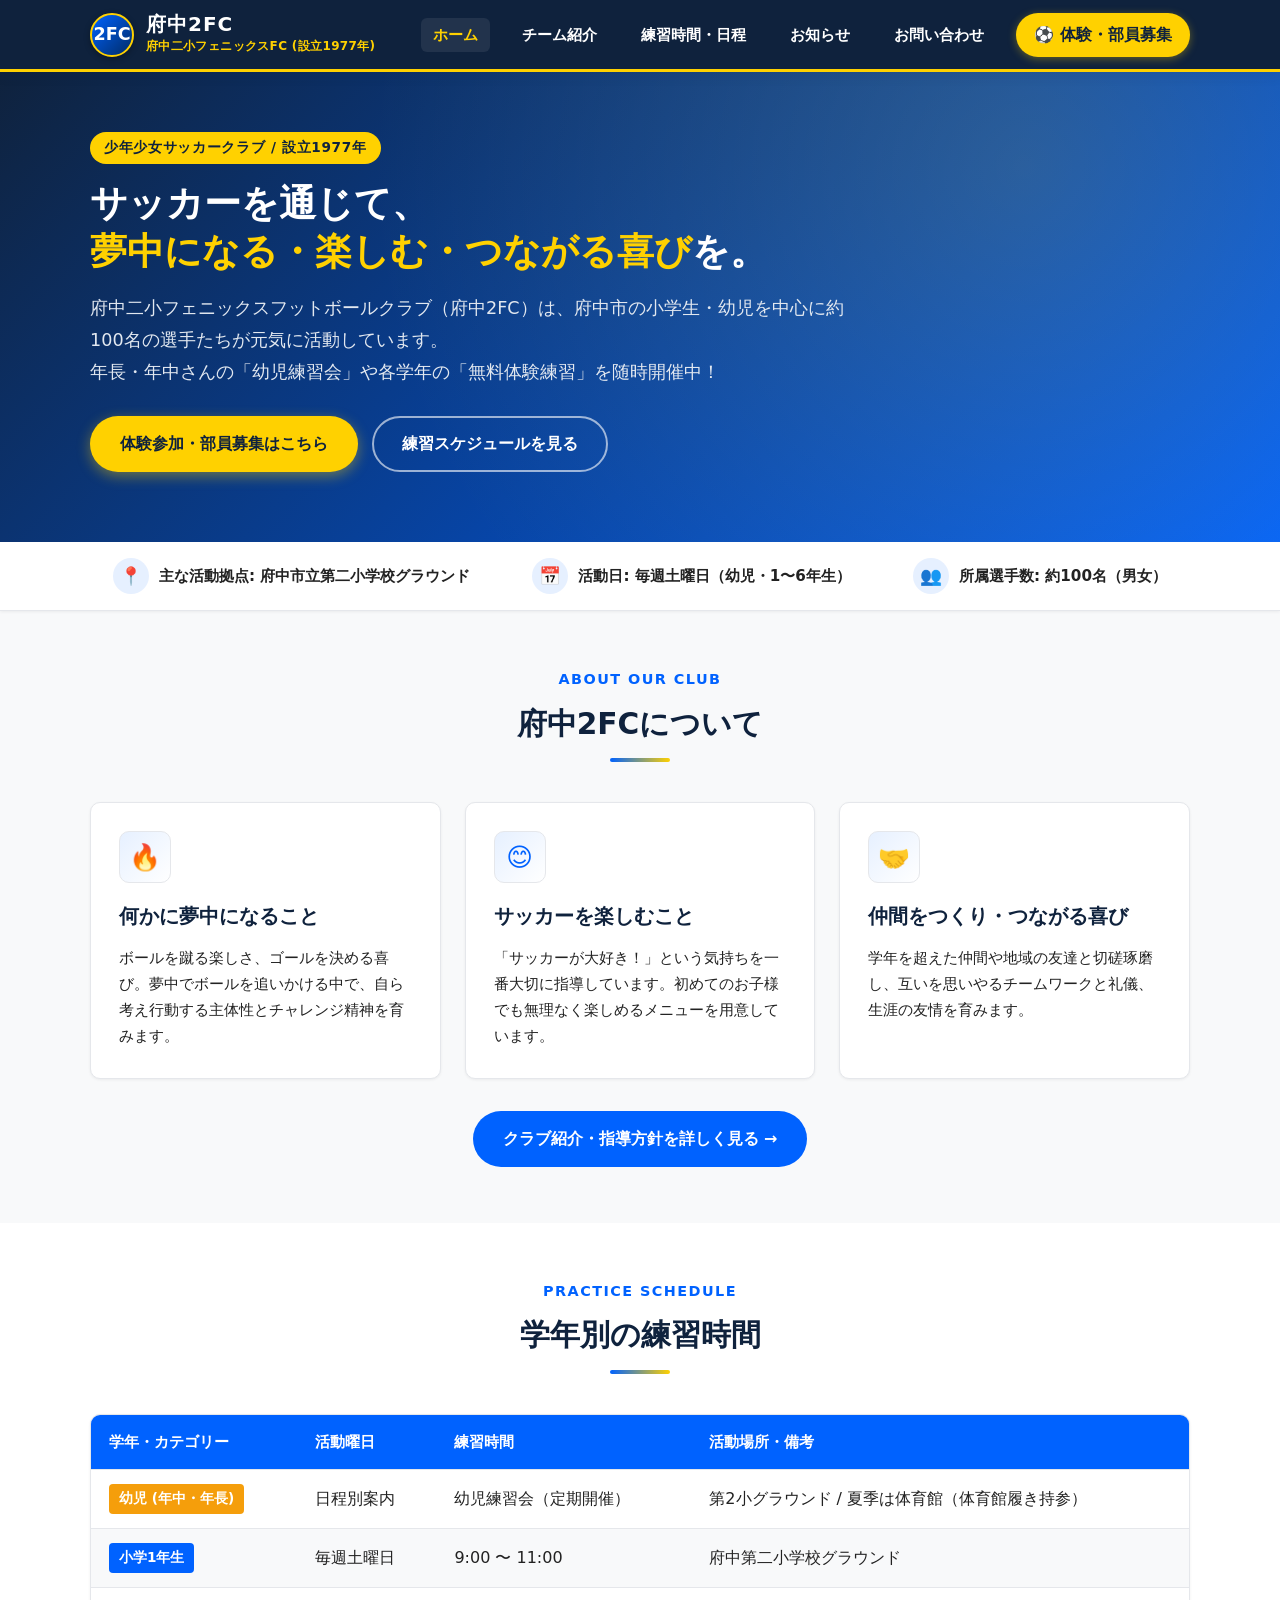
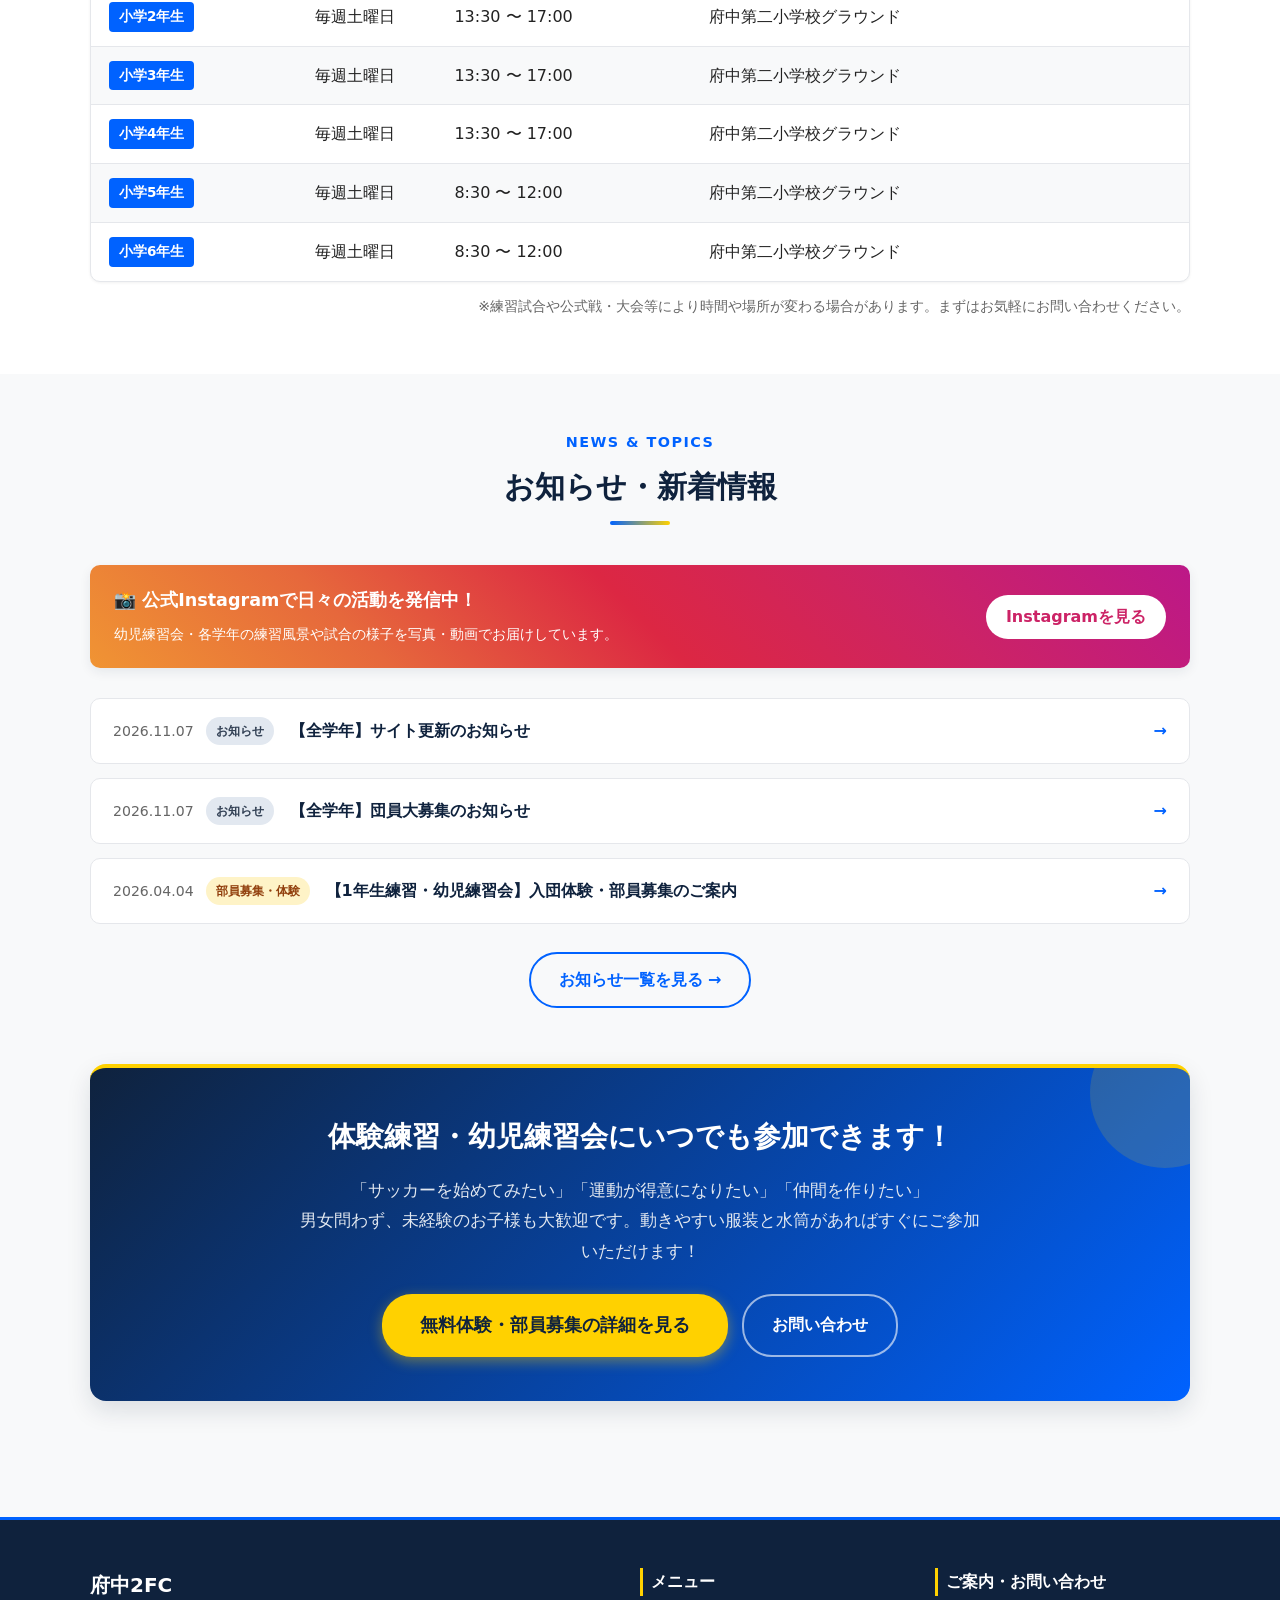
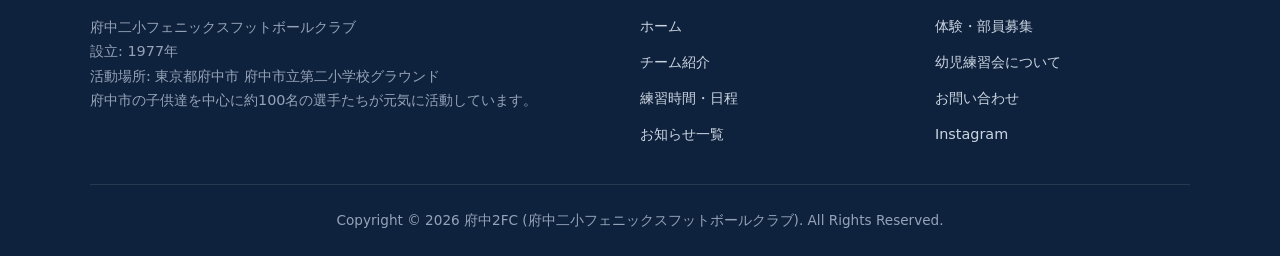
<file: index.html>
<!DOCTYPE html>
<html lang="ja">
<head>
  <meta charset="UTF-8">
  <meta name="viewport" content="width=device-width, initial-scale=1.0">
  <title>府中2FC | 府中二小フェニックスフットボールクラブ 公式サイト</title>
  <meta name="description" content="府中市の子供達を中心に約100名の選手が元気に活動中！設立1977年のフットボールチーム「府中2FC（府中第二フェニックス）」公式ホームページです。幼児練習会・学年別体験練習受付中！">
  <link rel="stylesheet" href="css/style.css">
</head>
<body>

  <!-- Header -->
  <header class="site-header">
    <div class="header-container">
      <a href="index.html" class="brand-logo">
        <div class="logo-badge">2FC</div>
        <div class="brand-text">
          <span class="club-name">府中2FC</span>
          <span class="club-sub">府中二小フェニックスFC (設立1977年)</span>
        </div>
      </a>
      <button class="mobile-toggle" aria-label="メニュー開閉" aria-expanded="false">☰</button>
      <nav>
        <ul class="nav-menu">
          <li><a href="index.html" class="nav-link active">ホーム</a></li>
          <li><a href="about.html" class="nav-link">チーム紹介</a></li>
          <li><a href="schedule.html" class="nav-link">練習時間・日程</a></li>
          <li><a href="news.html" class="nav-link">お知らせ</a></li>
          <li><a href="contact.html" class="nav-link">お問い合わせ</a></li>
          <li><a href="join.html" class="nav-cta">⚽ 体験・部員募集</a></li>
        </ul>
      </nav>
    </div>
  </header>

  <!-- Hero Section -->
  <section class="hero-section">
    <div class="container">
      <div class="hero-content">
        <span class="hero-badge">少年少女サッカークラブ / 設立1977年</span>
        <h1 class="hero-title">サッカーを通じて、<br><span>夢中になる・楽しむ・つながる喜び</span>を。</h1>
        <p class="hero-desc">
          府中二小フェニックスフットボールクラブ（府中2FC）は、府中市の小学生・幼児を中心に約100名の選手たちが元気に活動しています。<br>
          年長・年中さんの「幼児練習会」や各学年の「無料体験練習」を随時開催中！
        </p>
        <div class="hero-actions">
          <a href="join.html" class="btn btn-primary">体験参加・部員募集はこちら</a>
          <a href="schedule.html" class="btn btn-secondary">練習スケジュールを見る</a>
        </div>
      </div>
    </div>
  </section>

  <!-- Quick Info Bar -->
  <div class="quick-bar">
    <div class="container">
      <div class="quick-bar-inner">
        <div class="quick-item">
          <div class="quick-item-icon">📍</div>
          <span>主な活動拠点: 府中市立第二小学校グラウンド</span>
        </div>
        <div class="quick-item">
          <div class="quick-item-icon">📅</div>
          <span>活動日: 毎週土曜日（幼児・1〜6年生）</span>
        </div>
        <div class="quick-item">
          <div class="quick-item-icon">👥</div>
          <span>所属選手数: 約100名（男女）</span>
        </div>
      </div>
    </div>
  </div>

  <!-- Main Content -->
  <main>
    <!-- Club Concept / Features -->
    <section class="section">
      <div class="container">
        <div class="section-header">
          <div class="section-sub">About Our Club</div>
          <h2 class="section-title">府中2FCについて</h2>
        </div>

        <div class="grid-3">
          <div class="card">
            <div class="card-icon">🔥</div>
            <h3 class="card-title">何かに夢中になること</h3>
            <p class="card-text">
              ボールを蹴る楽しさ、ゴールを決める喜び。夢中でボールを追いかける中で、自ら考え行動する主体性とチャレンジ精神を育みます。
            </p>
          </div>
          <div class="card">
            <div class="card-icon">😊</div>
            <h3 class="card-title">サッカーを楽しむこと</h3>
            <p class="card-text">
              「サッカーが大好き！」という気持ちを一番大切に指導しています。初めてのお子様でも無理なく楽しめるメニューを用意しています。
            </p>
          </div>
          <div class="card">
            <div class="card-icon">🤝</div>
            <h3 class="card-title">仲間をつくり・つながる喜び</h3>
            <p class="card-text">
              学年を超えた仲間や地域の友達と切磋琢磨し、互いを思いやるチームワークと礼儀、生涯の友情を育みます。
            </p>
          </div>
        </div>

        <div style="text-align: center; margin-top: 32px;">
          <a href="about.html" class="btn btn-blue">クラブ紹介・指導方針を詳しく見る →</a>
        </div>
      </div>
    </section>

    <!-- Schedule Overview -->
    <section class="section section-alt">
      <div class="container">
        <div class="section-header">
          <div class="section-sub">Practice Schedule</div>
          <h2 class="section-title">学年別の練習時間</h2>
        </div>

        <div class="schedule-table-wrap">
          <table class="schedule-table">
            <thead>
              <tr>
                <th scope="col">学年・カテゴリー</th>
                <th scope="col">活動曜日</th>
                <th scope="col">練習時間</th>
                <th scope="col">活動場所・備考</th>
              </tr>
            </thead>
            <tbody>
              <tr>
                <td><span class="badge-grade badge-kids">幼児 (年中・年長)</span></td>
                <td>日程別案内</td>
                <td>幼児練習会（定期開催）</td>
                <td>第2小グラウンド / 夏季は体育館（体育館履き持参）</td>
              </tr>
              <tr>
                <td><span class="badge-grade">小学1年生</span></td>
                <td>毎週土曜日</td>
                <td>9:00 〜 11:00</td>
                <td>府中第二小学校グラウンド</td>
              </tr>
              <tr>
                <td><span class="badge-grade">小学2年生</span></td>
                <td>毎週土曜日</td>
                <td>13:30 〜 17:00</td>
                <td>府中第二小学校グラウンド</td>
              </tr>
              <tr>
                <td><span class="badge-grade">小学3年生</span></td>
                <td>毎週土曜日</td>
                <td>13:30 〜 17:00</td>
                <td>府中第二小学校グラウンド</td>
              </tr>
              <tr>
                <td><span class="badge-grade">小学4年生</span></td>
                <td>毎週土曜日</td>
                <td>13:30 〜 17:00</td>
                <td>府中第二小学校グラウンド</td>
              </tr>
              <tr>
                <td><span class="badge-grade">小学5年生</span></td>
                <td>毎週土曜日</td>
                <td>8:30 〜 12:00</td>
                <td>府中第二小学校グラウンド</td>
              </tr>
              <tr>
                <td><span class="badge-grade">小学6年生</span></td>
                <td>毎週土曜日</td>
                <td>8:30 〜 12:00</td>
                <td>府中第二小学校グラウンド</td>
              </tr>
            </tbody>
          </table>
        </div>
        <p style="font-size: 0.88rem; color: var(--text-muted); margin-top: 12px; text-align: right;">
          ※練習試合や公式戦・大会等により時間や場所が変わる場合があります。まずはお気軽にお問い合わせください。
        </p>
      </div>
    </section>

    <!-- News / Articles -->
    <section class="section">
      <div class="container">
        <div class="section-header">
          <div class="section-sub">News & Topics</div>
          <h2 class="section-title">お知らせ・新着情報</h2>
        </div>

        <!-- Instagram SNS Banner -->
        <div class="sns-banner">
          <div>
            <strong style="font-size: 1.1rem; display: block; margin-bottom: 4px;">📸 公式Instagramで日々の活動を発信中！</strong>
            <span style="font-size: 0.9rem;">幼児練習会・各学年の練習風景や試合の様子を写真・動画でお届けしています。</span>
          </div>
          <a href="https://www.instagram.com/" target="_blank" rel="noopener noreferrer">Instagramを見る</a>
        </div>

        <div class="news-list">
          <!-- POSTS:START -->
          <a href="posts/20261107-site-update-20261107.html" class="news-item">
          <div class="news-meta">
            <span class="news-date">2026.11.07</span>
            <span class="news-tag tag-info">お知らせ</span>
          </div>
          <div class="news-title">【全学年】サイト更新のお知らせ</div>
          <span class="news-arrow">→</span>
        </a>

          <a href="posts/20261107-recruit-2026.html" class="news-item">
          <div class="news-meta">
            <span class="news-date">2026.11.07</span>
            <span class="news-tag tag-info">お知らせ</span>
          </div>
          <div class="news-title">【全学年】団員大募集のお知らせ</div>
          <span class="news-arrow">→</span>
        </a>

          <a href="posts/join-trial.html" class="news-item">
            <div class="news-meta">
              <span class="news-date">2026.04.04</span>
              <span class="news-tag tag-recruit">部員募集・体験</span>
            </div>
            <div class="news-title">【1年生練習・幼児練習会】入団体験・部員募集のご案内</div>
            <span class="news-arrow">→</span>
          </a>
          <!-- POSTS:END -->
        </div>

        <div style="text-align: center; margin-top: 28px;">
          <a href="news.html" class="btn btn-secondary" style="color: var(--primary); border-color: var(--primary);">お知らせ一覧を見る →</a>
        </div>
      </div>
    </section>

    <!-- CTA Section -->
    <section class="section" style="padding-top: 0;">
      <div class="container">
        <div class="cta-box">
          <h2 class="cta-title">体験練習・幼児練習会にいつでも参加できます！</h2>
          <p class="cta-text">
            「サッカーを始めてみたい」「運動が得意になりたい」「仲間を作りたい」<br>
            男女問わず、未経験のお子様も大歓迎です。動きやすい服装と水筒があればすぐにご参加いただけます！
          </p>
          <div style="display: flex; justify-content: center; gap: 14px; flex-wrap: wrap;">
            <a href="join.html" class="btn btn-primary" style="font-size: 1.1rem; padding: 14px 36px;">無料体験・部員募集の詳細を見る</a>
            <a href="contact.html" class="btn btn-secondary">お問い合わせ</a>
          </div>
        </div>
      </div>
    </section>
  </main>

  <!-- Footer -->
  <footer class="site-footer">
    <div class="container">
      <div class="footer-grid">
        <div class="footer-brand">
          <h3>府中2FC</h3>
          <p>
            府中二小フェニックスフットボールクラブ<br>
            設立: 1977年<br>
            活動場所: 東京都府中市 府中市立第二小学校グラウンド<br>
            府中市の子供達を中心に約100名の選手たちが元気に活動しています。
          </p>
        </div>
        <div>
          <h4 class="footer-heading">メニュー</h4>
          <ul class="footer-links">
            <li><a href="index.html">ホーム</a></li>
            <li><a href="about.html">チーム紹介</a></li>
            <li><a href="schedule.html">練習時間・日程</a></li>
            <li><a href="news.html">お知らせ一覧</a></li>
          </ul>
        </div>
        <div>
          <h4 class="footer-heading">ご案内・お問い合わせ</h4>
          <ul class="footer-links">
            <li><a href="join.html">体験・部員募集</a></li>
            <li><a href="posts/join-trial.html">幼児練習会について</a></li>
            <li><a href="contact.html">お問い合わせ</a></li>
            <li><a href="https://www.instagram.com/" target="_blank" rel="noopener noreferrer">Instagram</a></li>
          </ul>
        </div>
      </div>
      <div class="footer-bottom">
        <p>Copyright &copy; 2026 府中2FC (府中二小フェニックスフットボールクラブ). All Rights Reserved.</p>
      </div>
    </div>
  </footer>

  <script src="js/main.js"></script>
</body>
</html>
</file>
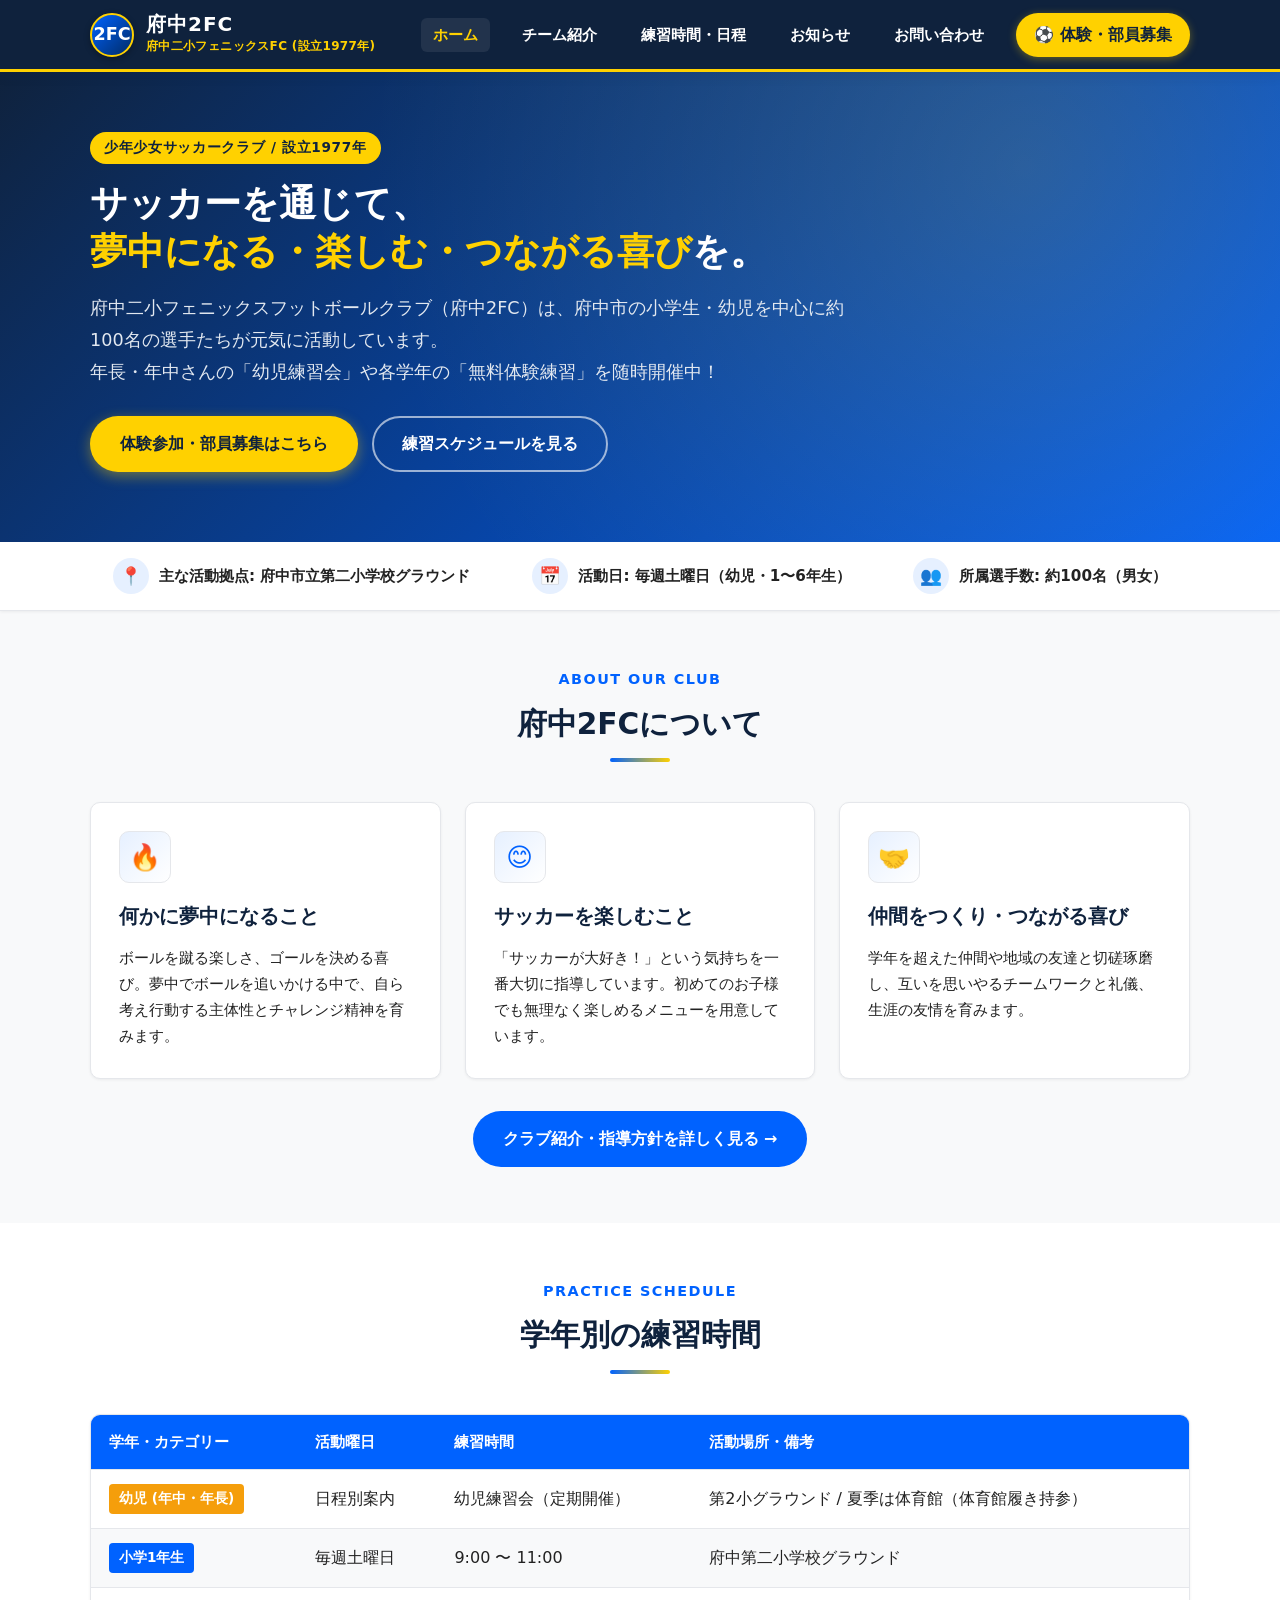
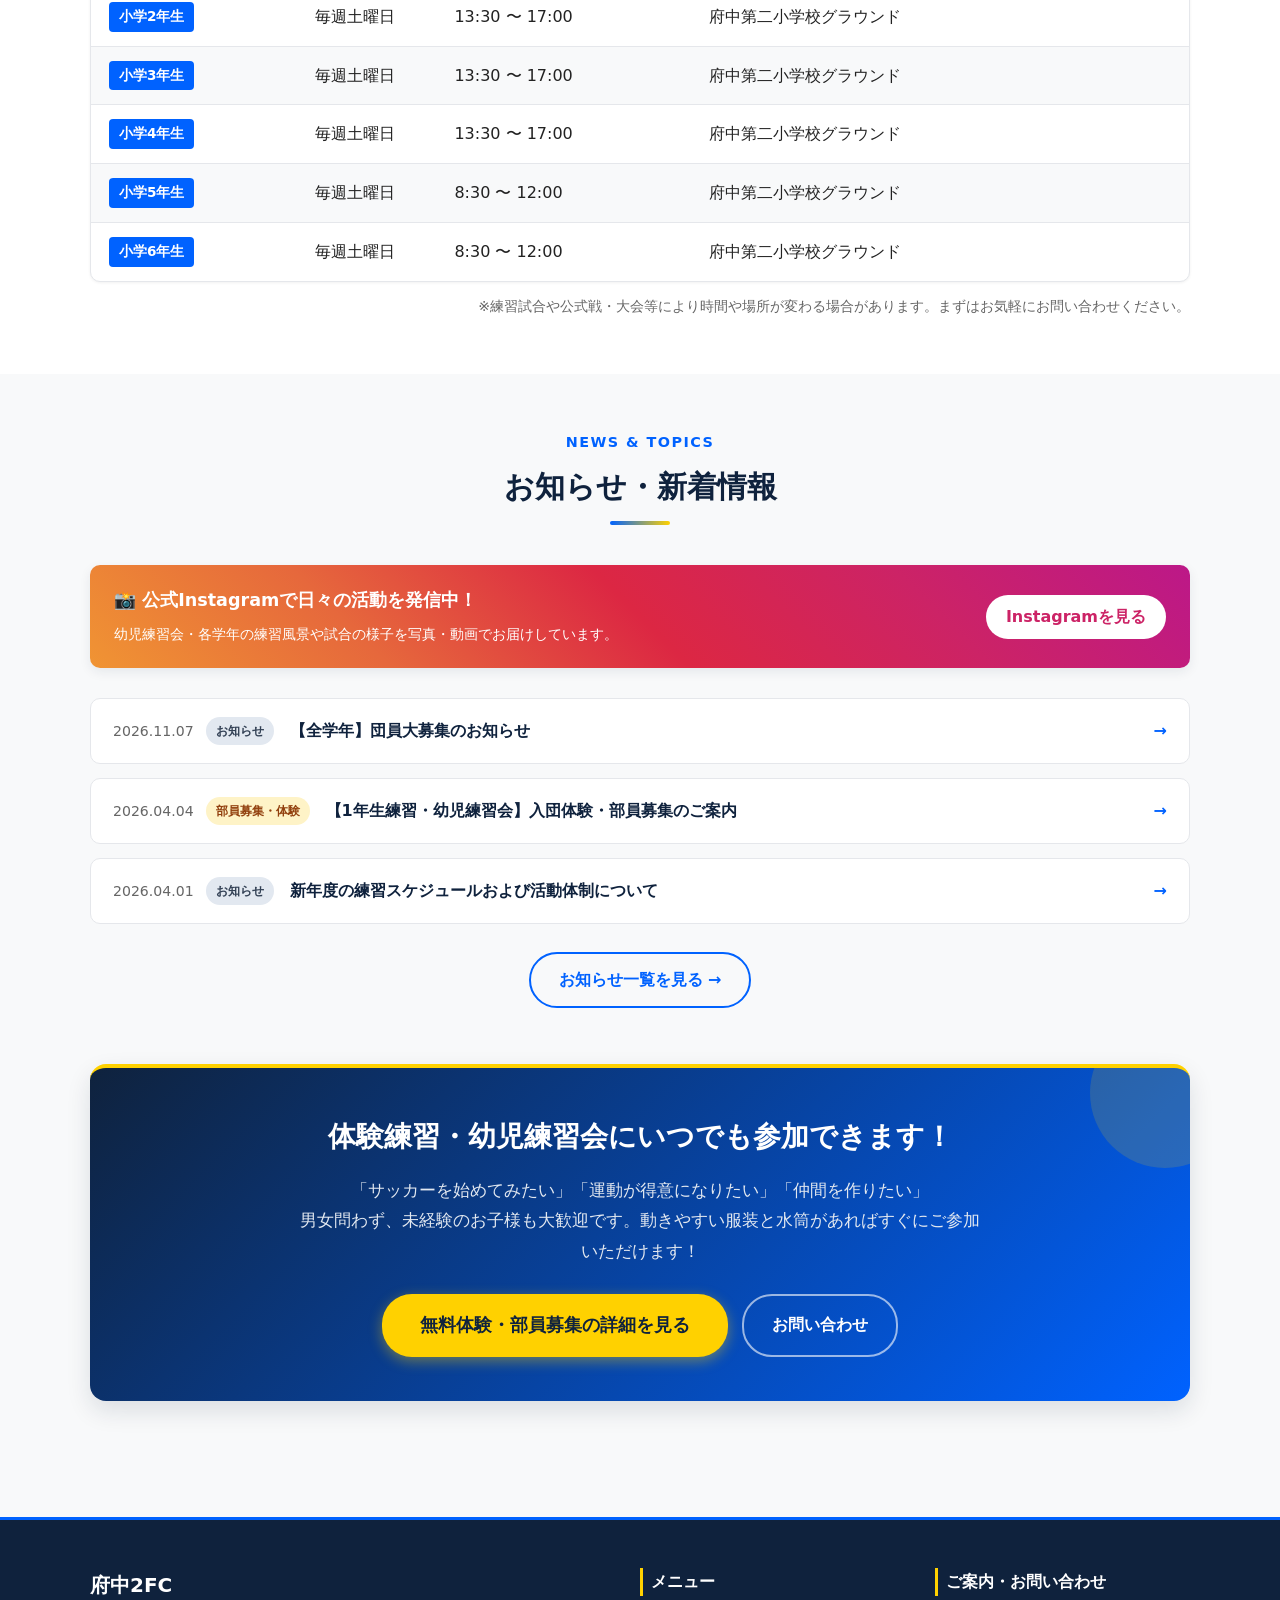
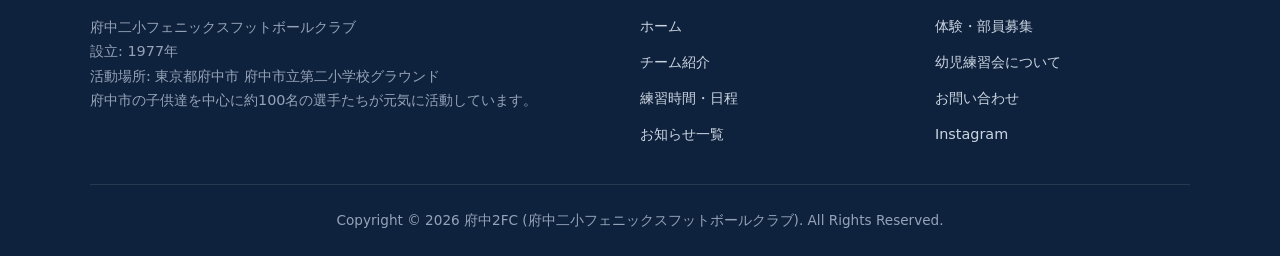
<file: preview/168d0207c357/index.html>
<!DOCTYPE html>
<html lang="ja">
<head>
  <meta charset="UTF-8">
  <meta name="viewport" content="width=device-width, initial-scale=1.0">
  <title>府中2FC | 府中二小フェニックスフットボールクラブ 公式サイト</title>
  <meta name="description" content="府中市の子供達を中心に約100名の選手が元気に活動中！設立1977年のフットボールチーム「府中2FC（府中第二フェニックス）」公式ホームページです。幼児練習会・学年別体験練習受付中！">
  <link rel="stylesheet" href="css/style.css">
</head>
<body>

  <!-- Header -->
  <header class="site-header">
    <div class="header-container">
      <a href="index.html" class="brand-logo">
        <div class="logo-badge">2FC</div>
        <div class="brand-text">
          <span class="club-name">府中2FC</span>
          <span class="club-sub">府中二小フェニックスFC (設立1977年)</span>
        </div>
      </a>
      <button class="mobile-toggle" aria-label="メニュー開閉" aria-expanded="false">☰</button>
      <nav>
        <ul class="nav-menu">
          <li><a href="index.html" class="nav-link active">ホーム</a></li>
          <li><a href="about.html" class="nav-link">チーム紹介</a></li>
          <li><a href="schedule.html" class="nav-link">練習時間・日程</a></li>
          <li><a href="news.html" class="nav-link">お知らせ</a></li>
          <li><a href="contact.html" class="nav-link">お問い合わせ</a></li>
          <li><a href="join.html" class="nav-cta">⚽ 体験・部員募集</a></li>
        </ul>
      </nav>
    </div>
  </header>

  <!-- Hero Section -->
  <section class="hero-section">
    <div class="container">
      <div class="hero-content">
        <span class="hero-badge">少年少女サッカークラブ / 設立1977年</span>
        <h1 class="hero-title">サッカーを通じて、<br><span>夢中になる・楽しむ・つながる喜び</span>を。</h1>
        <p class="hero-desc">
          府中二小フェニックスフットボールクラブ（府中2FC）は、府中市の小学生・幼児を中心に約100名の選手たちが元気に活動しています。<br>
          年長・年中さんの「幼児練習会」や各学年の「無料体験練習」を随時開催中！
        </p>
        <div class="hero-actions">
          <a href="join.html" class="btn btn-primary">体験参加・部員募集はこちら</a>
          <a href="schedule.html" class="btn btn-secondary">練習スケジュールを見る</a>
        </div>
      </div>
    </div>
  </section>

  <!-- Quick Info Bar -->
  <div class="quick-bar">
    <div class="container">
      <div class="quick-bar-inner">
        <div class="quick-item">
          <div class="quick-item-icon">📍</div>
          <span>主な活動拠点: 府中市立第二小学校グラウンド</span>
        </div>
        <div class="quick-item">
          <div class="quick-item-icon">📅</div>
          <span>活動日: 毎週土曜日（幼児・1〜6年生）</span>
        </div>
        <div class="quick-item">
          <div class="quick-item-icon">👥</div>
          <span>所属選手数: 約100名（男女）</span>
        </div>
      </div>
    </div>
  </div>

  <!-- Main Content -->
  <main>
    <!-- Club Concept / Features -->
    <section class="section">
      <div class="container">
        <div class="section-header">
          <div class="section-sub">About Our Club</div>
          <h2 class="section-title">府中2FCについて</h2>
        </div>

        <div class="grid-3">
          <div class="card">
            <div class="card-icon">🔥</div>
            <h3 class="card-title">何かに夢中になること</h3>
            <p class="card-text">
              ボールを蹴る楽しさ、ゴールを決める喜び。夢中でボールを追いかける中で、自ら考え行動する主体性とチャレンジ精神を育みます。
            </p>
          </div>
          <div class="card">
            <div class="card-icon">😊</div>
            <h3 class="card-title">サッカーを楽しむこと</h3>
            <p class="card-text">
              「サッカーが大好き！」という気持ちを一番大切に指導しています。初めてのお子様でも無理なく楽しめるメニューを用意しています。
            </p>
          </div>
          <div class="card">
            <div class="card-icon">🤝</div>
            <h3 class="card-title">仲間をつくり・つながる喜び</h3>
            <p class="card-text">
              学年を超えた仲間や地域の友達と切磋琢磨し、互いを思いやるチームワークと礼儀、生涯の友情を育みます。
            </p>
          </div>
        </div>

        <div style="text-align: center; margin-top: 32px;">
          <a href="about.html" class="btn btn-blue">クラブ紹介・指導方針を詳しく見る →</a>
        </div>
      </div>
    </section>

    <!-- Schedule Overview -->
    <section class="section section-alt">
      <div class="container">
        <div class="section-header">
          <div class="section-sub">Practice Schedule</div>
          <h2 class="section-title">学年別の練習時間</h2>
        </div>

        <div class="schedule-table-wrap">
          <table class="schedule-table">
            <thead>
              <tr>
                <th scope="col">学年・カテゴリー</th>
                <th scope="col">活動曜日</th>
                <th scope="col">練習時間</th>
                <th scope="col">活動場所・備考</th>
              </tr>
            </thead>
            <tbody>
              <tr>
                <td><span class="badge-grade badge-kids">幼児 (年中・年長)</span></td>
                <td>日程別案内</td>
                <td>幼児練習会（定期開催）</td>
                <td>第2小グラウンド / 夏季は体育館（体育館履き持参）</td>
              </tr>
              <tr>
                <td><span class="badge-grade">小学1年生</span></td>
                <td>毎週土曜日</td>
                <td>9:00 〜 11:00</td>
                <td>府中第二小学校グラウンド</td>
              </tr>
              <tr>
                <td><span class="badge-grade">小学2年生</span></td>
                <td>毎週土曜日</td>
                <td>13:30 〜 17:00</td>
                <td>府中第二小学校グラウンド</td>
              </tr>
              <tr>
                <td><span class="badge-grade">小学3年生</span></td>
                <td>毎週土曜日</td>
                <td>13:30 〜 17:00</td>
                <td>府中第二小学校グラウンド</td>
              </tr>
              <tr>
                <td><span class="badge-grade">小学4年生</span></td>
                <td>毎週土曜日</td>
                <td>13:30 〜 17:00</td>
                <td>府中第二小学校グラウンド</td>
              </tr>
              <tr>
                <td><span class="badge-grade">小学5年生</span></td>
                <td>毎週土曜日</td>
                <td>8:30 〜 12:00</td>
                <td>府中第二小学校グラウンド</td>
              </tr>
              <tr>
                <td><span class="badge-grade">小学6年生</span></td>
                <td>毎週土曜日</td>
                <td>8:30 〜 12:00</td>
                <td>府中第二小学校グラウンド</td>
              </tr>
            </tbody>
          </table>
        </div>
        <p style="font-size: 0.88rem; color: var(--text-muted); margin-top: 12px; text-align: right;">
          ※練習試合や公式戦・大会等により時間や場所が変わる場合があります。まずはお気軽にお問い合わせください。
        </p>
      </div>
    </section>

    <!-- News / Articles -->
    <section class="section">
      <div class="container">
        <div class="section-header">
          <div class="section-sub">News & Topics</div>
          <h2 class="section-title">お知らせ・新着情報</h2>
        </div>

        <!-- Instagram SNS Banner -->
        <div class="sns-banner">
          <div>
            <strong style="font-size: 1.1rem; display: block; margin-bottom: 4px;">📸 公式Instagramで日々の活動を発信中！</strong>
            <span style="font-size: 0.9rem;">幼児練習会・各学年の練習風景や試合の様子を写真・動画でお届けしています。</span>
          </div>
          <a href="https://www.instagram.com/" target="_blank" rel="noopener noreferrer">Instagramを見る</a>
        </div>

        <div class="news-list">
          <!-- POSTS:START -->
          <a href="posts/20261107-recruit-2026.html" class="news-item">
          <div class="news-meta">
            <span class="news-date">2026.11.07</span>
            <span class="news-tag tag-info">お知らせ</span>
          </div>
          <div class="news-title">【全学年】団員大募集のお知らせ</div>
          <span class="news-arrow">→</span>
        </a>

          <a href="posts/join-trial.html" class="news-item">
            <div class="news-meta">
              <span class="news-date">2026.04.04</span>
              <span class="news-tag tag-recruit">部員募集・体験</span>
            </div>
            <div class="news-title">【1年生練習・幼児練習会】入団体験・部員募集のご案内</div>
            <span class="news-arrow">→</span>
          </a>

          <a href="news.html" class="news-item">
            <div class="news-meta">
              <span class="news-date">2026.04.01</span>
              <span class="news-tag tag-info">お知らせ</span>
            </div>
            <div class="news-title">新年度の練習スケジュールおよび活動体制について</div>
            <span class="news-arrow">→</span>
          </a>
          <!-- POSTS:END -->
        </div>

        <div style="text-align: center; margin-top: 28px;">
          <a href="news.html" class="btn btn-secondary" style="color: var(--primary); border-color: var(--primary);">お知らせ一覧を見る →</a>
        </div>
      </div>
    </section>

    <!-- CTA Section -->
    <section class="section" style="padding-top: 0;">
      <div class="container">
        <div class="cta-box">
          <h2 class="cta-title">体験練習・幼児練習会にいつでも参加できます！</h2>
          <p class="cta-text">
            「サッカーを始めてみたい」「運動が得意になりたい」「仲間を作りたい」<br>
            男女問わず、未経験のお子様も大歓迎です。動きやすい服装と水筒があればすぐにご参加いただけます！
          </p>
          <div style="display: flex; justify-content: center; gap: 14px; flex-wrap: wrap;">
            <a href="join.html" class="btn btn-primary" style="font-size: 1.1rem; padding: 14px 36px;">無料体験・部員募集の詳細を見る</a>
            <a href="contact.html" class="btn btn-secondary">お問い合わせ</a>
          </div>
        </div>
      </div>
    </section>
  </main>

  <!-- Footer -->
  <footer class="site-footer">
    <div class="container">
      <div class="footer-grid">
        <div class="footer-brand">
          <h3>府中2FC</h3>
          <p>
            府中二小フェニックスフットボールクラブ<br>
            設立: 1977年<br>
            活動場所: 東京都府中市 府中市立第二小学校グラウンド<br>
            府中市の子供達を中心に約100名の選手たちが元気に活動しています。
          </p>
        </div>
        <div>
          <h4 class="footer-heading">メニュー</h4>
          <ul class="footer-links">
            <li><a href="index.html">ホーム</a></li>
            <li><a href="about.html">チーム紹介</a></li>
            <li><a href="schedule.html">練習時間・日程</a></li>
            <li><a href="news.html">お知らせ一覧</a></li>
          </ul>
        </div>
        <div>
          <h4 class="footer-heading">ご案内・お問い合わせ</h4>
          <ul class="footer-links">
            <li><a href="join.html">体験・部員募集</a></li>
            <li><a href="posts/join-trial.html">幼児練習会について</a></li>
            <li><a href="contact.html">お問い合わせ</a></li>
            <li><a href="https://www.instagram.com/" target="_blank" rel="noopener noreferrer">Instagram</a></li>
          </ul>
        </div>
      </div>
      <div class="footer-bottom">
        <p>Copyright &copy; 2026 府中2FC (府中二小フェニックスフットボールクラブ). All Rights Reserved.</p>
      </div>
    </div>
  </footer>

  <script src="js/main.js"></script>
</body>
</html>
</file>
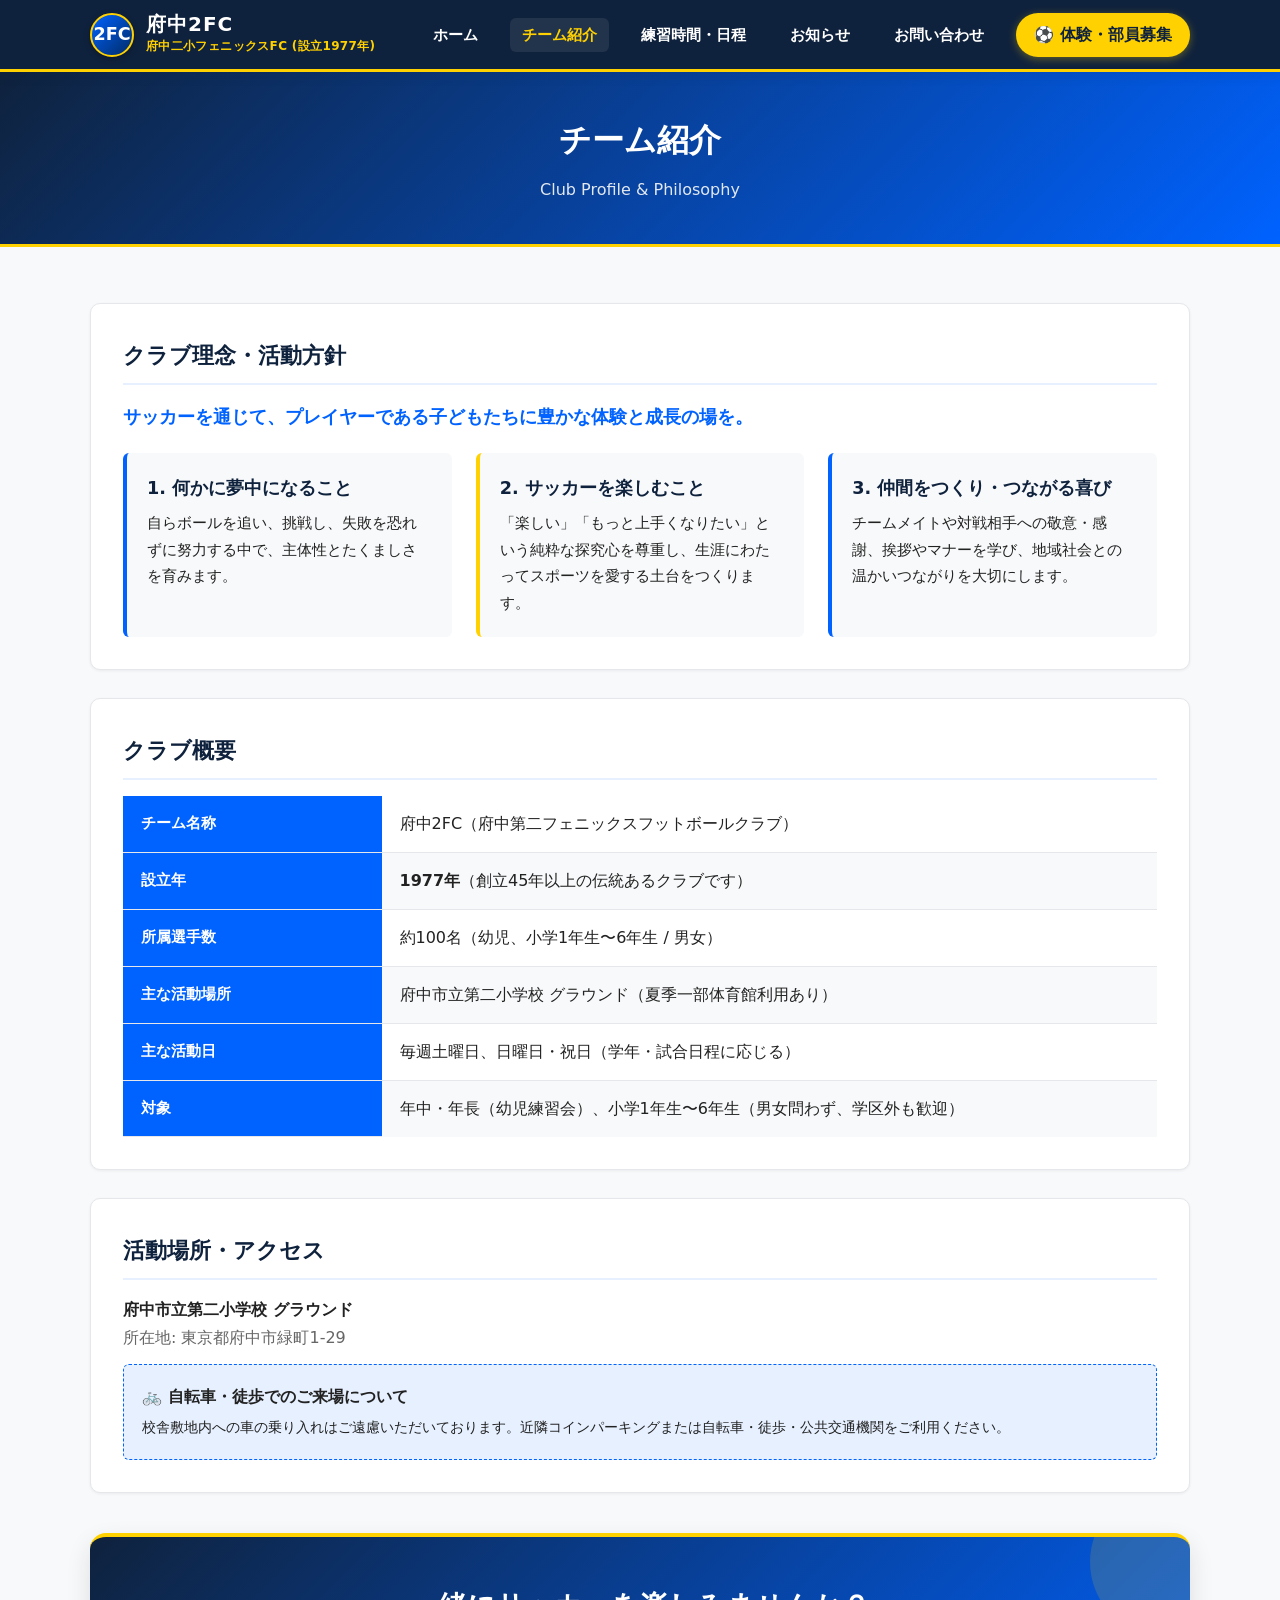
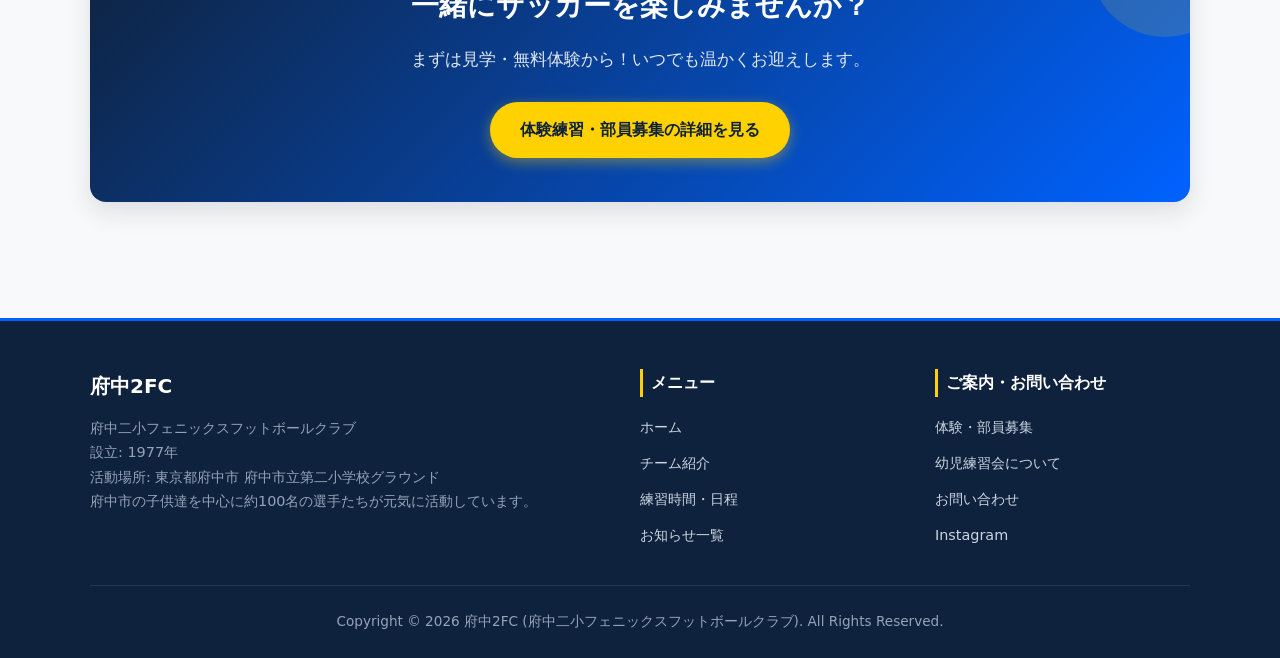
<file: about.html>
<!DOCTYPE html>
<html lang="ja">
<head>
  <meta charset="UTF-8">
  <meta name="viewport" content="width=device-width, initial-scale=1.0">
  <title>チーム紹介 | 府中2FC (府中二小フェニックスFC)</title>
  <meta name="description" content="1977年設立。東京都府中市を中心に活動する少年少女サッカークラブ「府中2FC（府中第二フェニックス）」の理念、歴史、指導方針、活動拠点のご紹介。">
  <link rel="stylesheet" href="css/style.css">
</head>
<body>

  <!-- Header -->
  <header class="site-header">
    <div class="header-container">
      <a href="index.html" class="brand-logo">
        <div class="logo-badge">2FC</div>
        <div class="brand-text">
          <span class="club-name">府中2FC</span>
          <span class="club-sub">府中二小フェニックスFC (設立1977年)</span>
        </div>
      </a>
      <button class="mobile-toggle" aria-label="メニュー開閉" aria-expanded="false">☰</button>
      <nav>
        <ul class="nav-menu">
          <li><a href="index.html" class="nav-link">ホーム</a></li>
          <li><a href="about.html" class="nav-link active">チーム紹介</a></li>
          <li><a href="schedule.html" class="nav-link">練習時間・日程</a></li>
          <li><a href="news.html" class="nav-link">お知らせ</a></li>
          <li><a href="contact.html" class="nav-link">お問い合わせ</a></li>
          <li><a href="join.html" class="nav-cta">⚽ 体験・部員募集</a></li>
        </ul>
      </nav>
    </div>
  </header>

  <!-- Page Header -->
  <div class="page-header">
    <div class="container">
      <h1>チーム紹介</h1>
      <p>Club Profile & Philosophy</p>
    </div>
  </div>

  <!-- Main Content -->
  <main class="section">
    <div class="container">
      
      <!-- Philosophy -->
      <div class="content-block">
        <h2>クラブ理念・活動方針</h2>
        <p style="font-size: 1.15rem; font-weight: 700; color: var(--primary); margin-bottom: 16px;">
          サッカーを通じて、プレイヤーである子どもたちに豊かな体験と成長の場を。
        </p>
        <div class="grid-3" style="margin-top: 20px;">
          <div style="background: var(--bg-light); padding: 20px; border-radius: var(--radius-sm); border-left: 4px solid var(--primary);">
            <strong style="color: var(--accent-dark); font-size: 1.1rem; display: block; margin-bottom: 6px;">1. 何かに夢中になること</strong>
            <p style="font-size: 0.95rem;">自らボールを追い、挑戦し、失敗を恐れずに努力する中で、主体性とたくましさを育みます。</p>
          </div>
          <div style="background: var(--bg-light); padding: 20px; border-radius: var(--radius-sm); border-left: 4px solid var(--secondary);">
            <strong style="color: var(--accent-dark); font-size: 1.1rem; display: block; margin-bottom: 6px;">2. サッカーを楽しむこと</strong>
            <p style="font-size: 0.95rem;">「楽しい」「もっと上手くなりたい」という純粋な探究心を尊重し、生涯にわたってスポーツを愛する土台をつくります。</p>
          </div>
          <div style="background: var(--bg-light); padding: 20px; border-radius: var(--radius-sm); border-left: 4px solid var(--primary);">
            <strong style="color: var(--accent-dark); font-size: 1.1rem; display: block; margin-bottom: 6px;">3. 仲間をつくり・つながる喜び</strong>
            <p style="font-size: 0.95rem;">チームメイトや対戦相手への敬意・感謝、挨拶やマナーを学び、地域社会との温かいつながりを大切にします。</p>
          </div>
        </div>
      </div>

      <!-- Club Overview -->
      <div class="content-block">
        <h2>クラブ概要</h2>
        <table class="schedule-table" style="min-width: 100%;">
          <tbody>
            <tr>
              <th scope="row" style="width: 25%;">チーム名称</th>
              <td>府中2FC（府中第二フェニックスフットボールクラブ）</td>
            </tr>
            <tr>
              <th scope="row">設立年</th>
              <td><strong>1977年</strong>（創立45年以上の伝統あるクラブです）</td>
            </tr>
            <tr>
              <th scope="row">所属選手数</th>
              <td>約100名（幼児、小学1年生〜6年生 / 男女）</td>
            </tr>
            <tr>
              <th scope="row">主な活動場所</th>
              <td>府中市立第二小学校 グラウンド（夏季一部体育館利用あり）</td>
            </tr>
            <tr>
              <th scope="row">主な活動日</th>
              <td>毎週土曜日、日曜日・祝日（学年・試合日程に応じる）</td>
            </tr>
            <tr>
              <th scope="row">対象</th>
              <td>年中・年長（幼児練習会）、小学1年生〜6年生（男女問わず、学区外も歓迎）</td>
            </tr>
          </tbody>
        </table>
      </div>

      <!-- Access / Ground -->
      <div class="content-block">
        <h2>活動場所・アクセス</h2>
        <p><strong>府中市立第二小学校 グラウンド</strong></p>
        <p style="color: var(--text-muted); margin-bottom: 12px;">所在地: 東京都府中市緑町1-29</p>
        <div style="background-color: var(--primary-light); padding: 18px; border-radius: var(--radius-sm); border: 1px dashed var(--primary);">
          <strong>🚲 自転車・徒歩でのご来場について</strong>
          <p style="font-size: 0.9rem; margin-top: 4px;">
            校舎敷地内への車の乗り入れはご遠慮いただいております。近隣コインパーキングまたは自転車・徒歩・公共交通機関をご利用ください。
          </p>
        </div>
      </div>

      <!-- CTA -->
      <div class="cta-box" style="margin-top: 40px;">
        <h2 class="cta-title">一緒にサッカーを楽しみませんか？</h2>
        <p class="cta-text">
          まずは見学・無料体験から！いつでも温かくお迎えします。
        </p>
        <a href="join.html" class="btn btn-primary">体験練習・部員募集の詳細を見る</a>
      </div>

    </div>
  </main>

  <!-- Footer -->
  <footer class="site-footer">
    <div class="container">
      <div class="footer-grid">
        <div class="footer-brand">
          <h3>府中2FC</h3>
          <p>
            府中二小フェニックスフットボールクラブ<br>
            設立: 1977年<br>
            活動場所: 東京都府中市 府中市立第二小学校グラウンド<br>
            府中市の子供達を中心に約100名の選手たちが元気に活動しています。
          </p>
        </div>
        <div>
          <h4 class="footer-heading">メニュー</h4>
          <ul class="footer-links">
            <li><a href="index.html">ホーム</a></li>
            <li><a href="about.html">チーム紹介</a></li>
            <li><a href="schedule.html">練習時間・日程</a></li>
            <li><a href="news.html">お知らせ一覧</a></li>
          </ul>
        </div>
        <div>
          <h4 class="footer-heading">ご案内・お問い合わせ</h4>
          <ul class="footer-links">
            <li><a href="join.html">体験・部員募集</a></li>
            <li><a href="posts/join-trial.html">幼児練習会について</a></li>
            <li><a href="contact.html">お問い合わせ</a></li>
            <li><a href="https://www.instagram.com/" target="_blank" rel="noopener noreferrer">Instagram</a></li>
          </ul>
        </div>
      </div>
      <div class="footer-bottom">
        <p>Copyright &copy; 2026 府中2FC (府中二小フェニックスフットボールクラブ). All Rights Reserved.</p>
      </div>
    </div>
  </footer>

  <script src="js/main.js"></script>
</body>
</html>
</file>
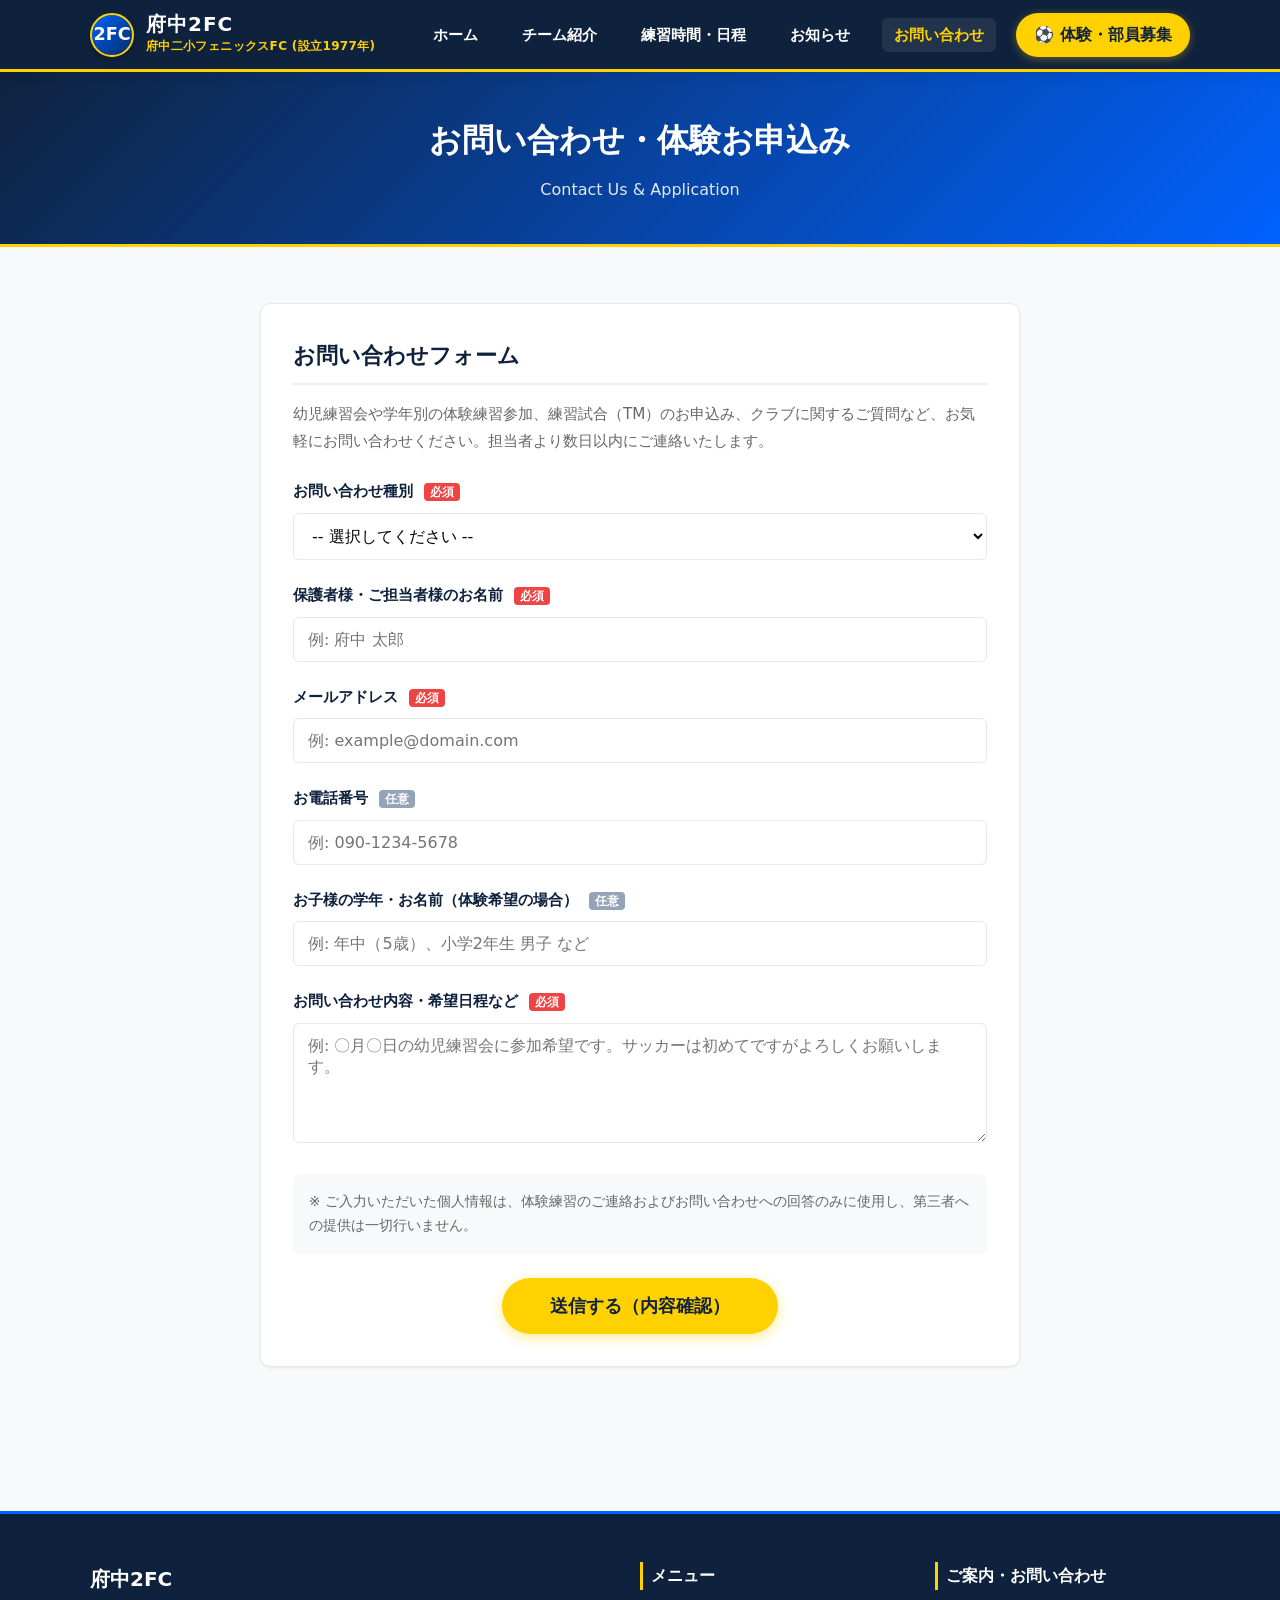
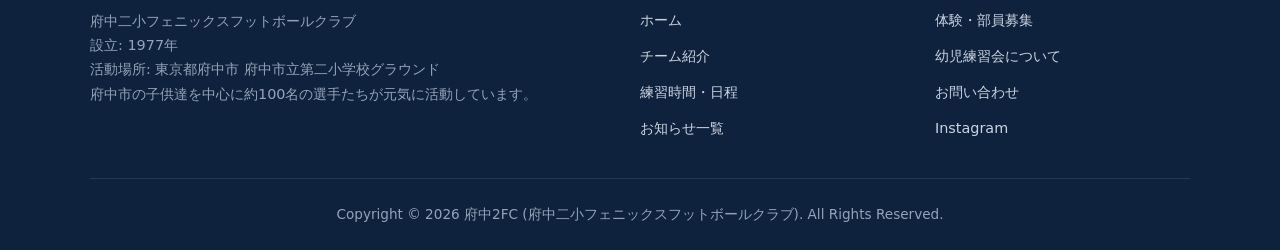
<file: contact.html>
<!DOCTYPE html>
<html lang="ja">
<head>
  <meta charset="UTF-8">
  <meta name="viewport" content="width=device-width, initial-scale=1.0">
  <title>お問い合わせ・体験申込み | 府中2FC (府中第二フェニックスFC)</title>
  <meta name="description" content="府中2FC（府中第二フェニックス）への幼児練習会・体験練習のお申込み、練習試合（TM）のお誘い、その他お問い合わせはこちらから受付しております。">
  <link rel="stylesheet" href="css/style.css">
  <style>
    .form-group {
      margin-bottom: 22px;
    }
    .form-label {
      display: block;
      font-weight: 700;
      color: var(--accent-dark);
      margin-bottom: 8px;
      font-size: 0.95rem;
    }
    .form-req {
      background-color: #ef4444;
      color: #fff;
      font-size: 0.75rem;
      padding: 2px 6px;
      border-radius: 4px;
      margin-left: 6px;
    }
    .form-opt {
      background-color: #94a3b8;
      color: #fff;
      font-size: 0.75rem;
      padding: 2px 6px;
      border-radius: 4px;
      margin-left: 6px;
    }
    .form-control {
      width: 100%;
      padding: 12px 14px;
      border: 1px solid var(--border-color);
      border-radius: var(--radius-sm);
      font-size: 1rem;
      font-family: inherit;
      background-color: #fff;
      transition: border-color 0.2s, box-shadow 0.2s;
    }
    .form-control:focus {
      outline: none;
      border-color: var(--primary);
      box-shadow: 0 0 0 3px rgba(11, 78, 162, 0.15);
    }
    textarea.form-control {
      min-height: 120px;
      resize: vertical;
    }
  </style>
</head>
<body>

  <!-- Header -->
  <header class="site-header">
    <div class="header-container">
      <a href="index.html" class="brand-logo">
        <div class="logo-badge">2FC</div>
        <div class="brand-text">
          <span class="club-name">府中2FC</span>
          <span class="club-sub">府中二小フェニックスFC (設立1977年)</span>
        </div>
      </a>
      <button class="mobile-toggle" aria-label="メニュー開閉" aria-expanded="false">☰</button>
      <nav>
        <ul class="nav-menu">
          <li><a href="index.html" class="nav-link">ホーム</a></li>
          <li><a href="about.html" class="nav-link">チーム紹介</a></li>
          <li><a href="schedule.html" class="nav-link">練習時間・日程</a></li>
          <li><a href="news.html" class="nav-link">お知らせ</a></li>
          <li><a href="contact.html" class="nav-link active">お問い合わせ</a></li>
          <li><a href="join.html" class="nav-cta">⚽ 体験・部員募集</a></li>
        </ul>
      </nav>
    </div>
  </header>

  <!-- Page Header -->
  <div class="page-header">
    <div class="container">
      <h1>お問い合わせ・体験お申込み</h1>
      <p>Contact Us & Application</p>
    </div>
  </div>

  <!-- Main Content -->
  <main class="section">
    <div class="container" style="max-width: 800px;">

      <div class="content-block">
        <h2>お問い合わせフォーム</h2>
        <p style="margin-bottom: 24px; color: var(--text-muted); font-size: 0.95rem;">
          幼児練習会や学年別の体験練習参加、練習試合（TM）のお申込み、クラブに関するご質問など、お気軽にお問い合わせください。担当者より数日以内にご連絡いたします。
        </p>

        <!-- Form (Google Forms or Static Action ready) -->
        <form action="#" method="POST" onsubmit="event.preventDefault(); alert('お問い合わせありがとうございます。担当者より折り返しご連絡いたします。（※本番運用時はGoogle Forms連携または指定のアドレスへ送信されます）');">
          
          <div class="form-group">
            <label class="form-label" for="category">お問い合わせ種別 <span class="form-req">必須</span></label>
            <select id="category" name="category" class="form-control" required>
              <option value="">-- 選択してください --</option>
              <option value="trial-infant">幼児練習会への体験参加</option>
              <option value="trial-elementary">学年別（1〜6年）体験練習への参加</option>
              <option value="match">練習試合（TM）・交流戦のお誘い</option>
              <option value="other">その他・クラブへのご質問</option>
            </select>
          </div>

          <div class="form-group">
            <label class="form-label" for="parent-name">保護者様・ご担当者様のお名前 <span class="form-req">必須</span></label>
            <input type="text" id="parent-name" name="parent_name" class="form-control" autocomplete="name" placeholder="例: 府中 太郎" required>
          </div>

          <div class="form-group">
            <label class="form-label" for="email">メールアドレス <span class="form-req">必須</span></label>
            <input type="email" id="email" name="email" class="form-control" autocomplete="email" placeholder="例: example@domain.com" required>
          </div>

          <div class="form-group">
            <label class="form-label" for="phone">お電話番号 <span class="form-opt">任意</span></label>
            <input type="tel" id="phone" name="phone" class="form-control" autocomplete="tel" placeholder="例: 090-1234-5678">
          </div>

          <div class="form-group">
            <label class="form-label" for="child-info">お子様の学年・お名前（体験希望の場合） <span class="form-opt">任意</span></label>
            <input type="text" id="child-info" name="child_info" class="form-control" placeholder="例: 年中（5歳）、小学2年生 男子 など">
          </div>

          <div class="form-group">
            <label class="form-label" for="message">お問い合わせ内容・希望日程など <span class="form-req">必須</span></label>
            <textarea id="message" name="message" class="form-control" placeholder="例: 〇月〇日の幼児練習会に参加希望です。サッカーは初めてですがよろしくお願いします。" required></textarea>
          </div>

          <div style="background-color: var(--bg-light); padding: 16px; border-radius: var(--radius-sm); font-size: 0.85rem; color: var(--text-muted); margin-bottom: 24px;">
            ※ ご入力いただいた個人情報は、体験練習のご連絡およびお問い合わせへの回答のみに使用し、第三者への提供は一切行いません。
          </div>

          <div style="text-align: center;">
            <button type="submit" class="btn btn-primary" style="font-size: 1.1rem; padding: 16px 48px; border: none;">
              送信する（内容確認）
            </button>
          </div>

        </form>
      </div>

    </div>
  </main>

  <!-- Footer -->
  <footer class="site-footer">
    <div class="container">
      <div class="footer-grid">
        <div class="footer-brand">
          <h3>府中2FC</h3>
          <p>
            府中二小フェニックスフットボールクラブ<br>
            設立: 1977年<br>
            活動場所: 東京都府中市 府中市立第二小学校グラウンド<br>
            府中市の子供達を中心に約100名の選手たちが元気に活動しています。
          </p>
        </div>
        <div>
          <h4 class="footer-heading">メニュー</h4>
          <ul class="footer-links">
            <li><a href="index.html">ホーム</a></li>
            <li><a href="about.html">チーム紹介</a></li>
            <li><a href="schedule.html">練習時間・日程</a></li>
            <li><a href="news.html">お知らせ一覧</a></li>
          </ul>
        </div>
        <div>
          <h4 class="footer-heading">ご案内・お問い合わせ</h4>
          <ul class="footer-links">
            <li><a href="join.html">体験・部員募集</a></li>
            <li><a href="posts/join-trial.html">幼児練習会について</a></li>
            <li><a href="contact.html">お問い合わせ</a></li>
            <li><a href="https://www.instagram.com/" target="_blank" rel="noopener noreferrer">Instagram</a></li>
          </ul>
        </div>
      </div>
      <div class="footer-bottom">
        <p>Copyright &copy; 2026 府中2FC (府中二小フェニックスフットボールクラブ). All Rights Reserved.</p>
      </div>
    </div>
  </footer>

  <script src="js/main.js"></script>
</body>
</html>
</file>
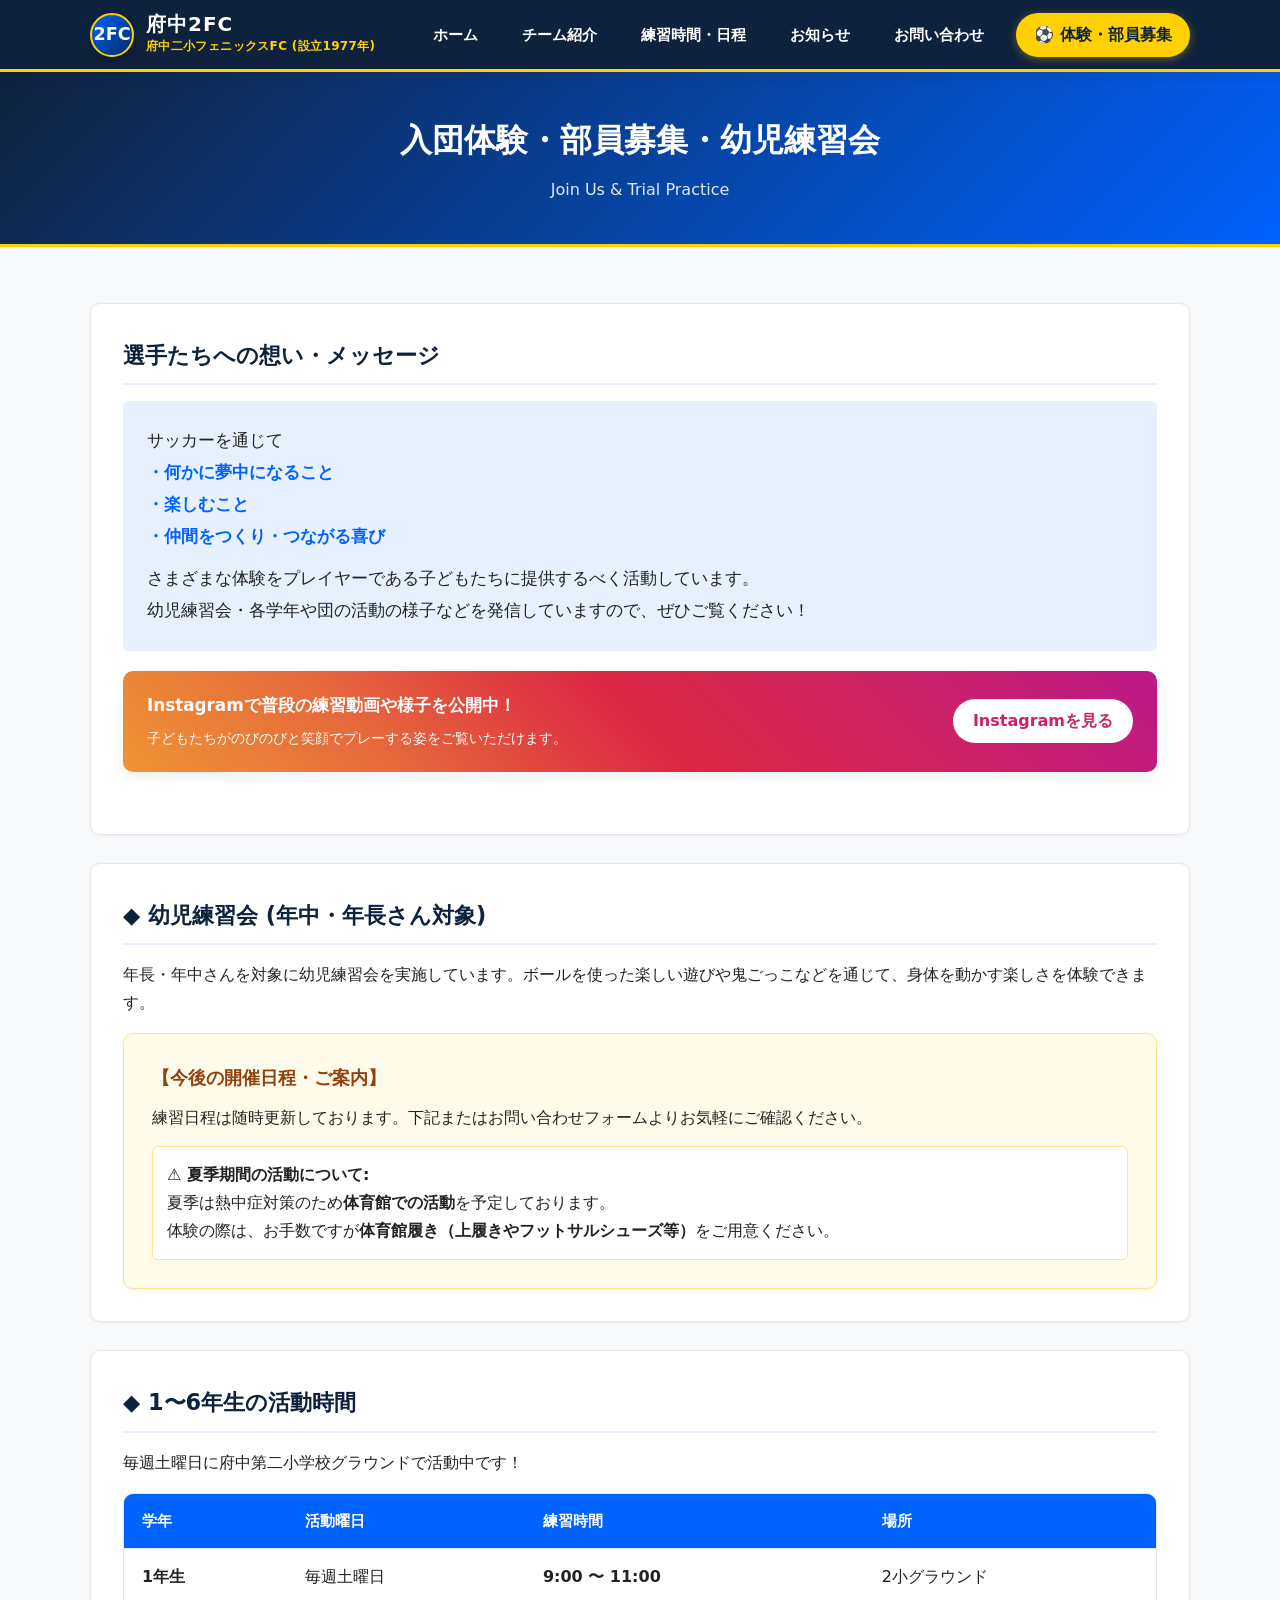
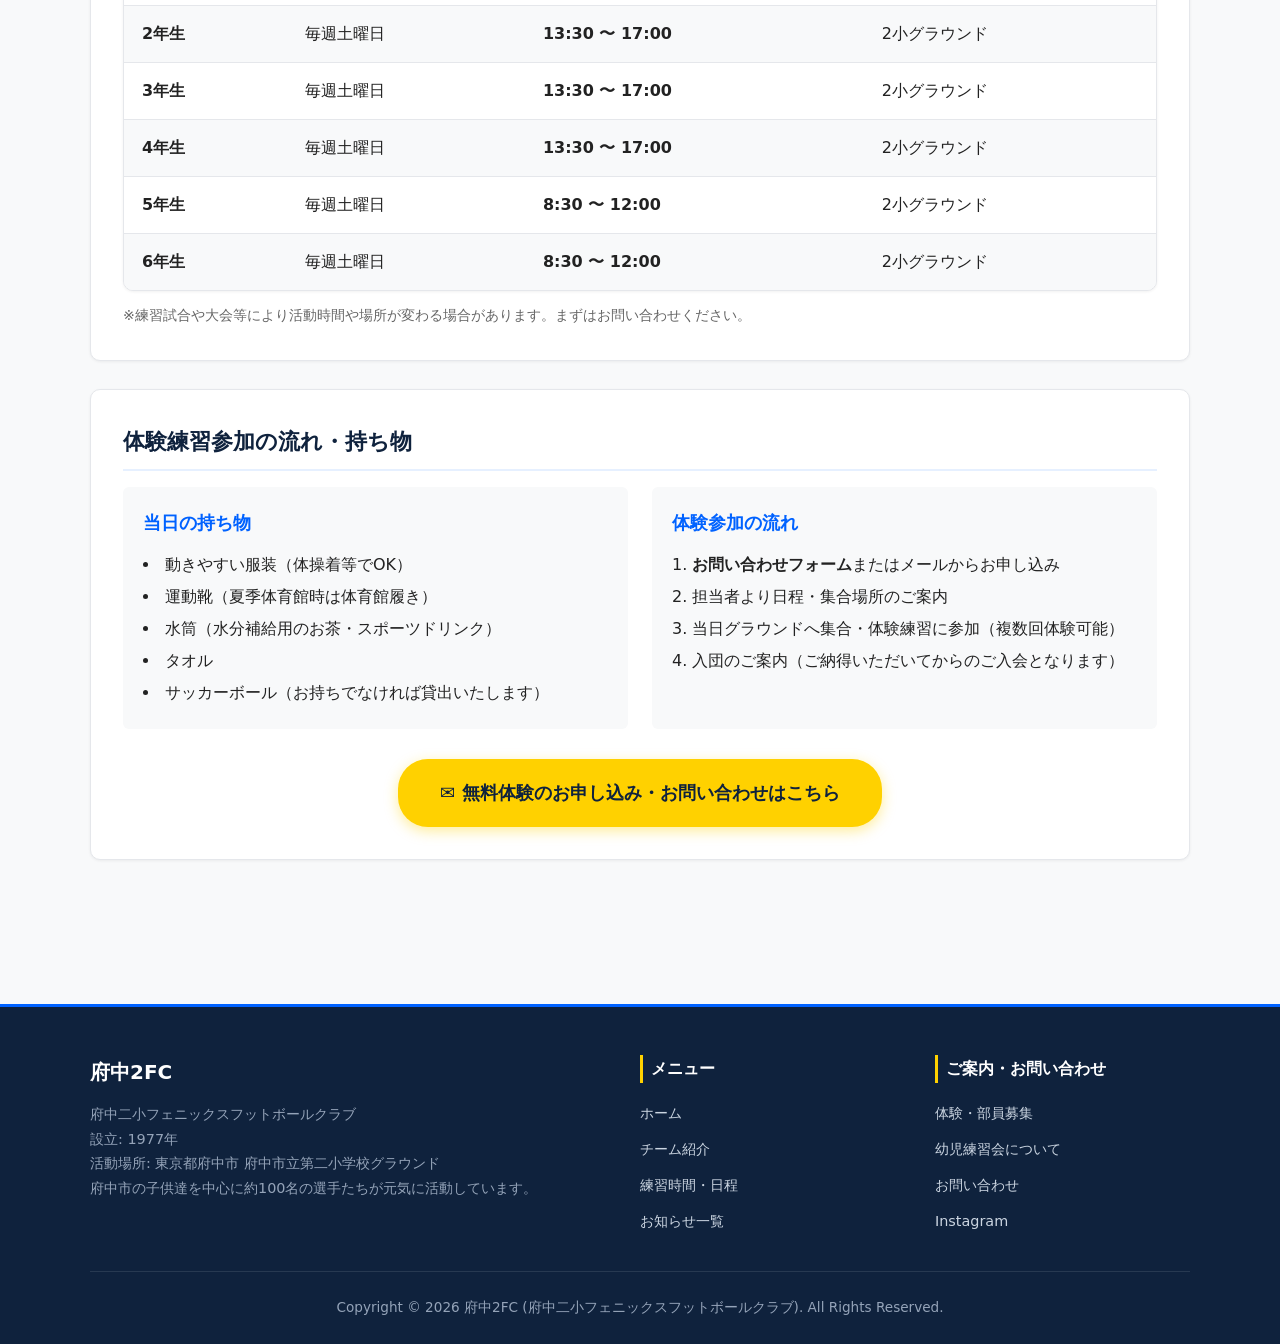
<file: join.html>
<!DOCTYPE html>
<html lang="ja">
<head>
  <meta charset="UTF-8">
  <meta name="viewport" content="width=device-width, initial-scale=1.0">
  <title>入団体験・部員募集・幼児練習会 | 府中2FC (府中第二フェニックスFC)</title>
  <meta name="description" content="年中・年長さんの幼児練習会および小学1〜6年生の無料体験練習を随時受付中！サッカーが初めてのお子様も大歓迎。持ち物や活動スケジュール、お申し込みの流れをご案内します。">
  <link rel="stylesheet" href="css/style.css">
</head>
<body>

  <!-- Header -->
  <header class="site-header">
    <div class="header-container">
      <a href="index.html" class="brand-logo">
        <div class="logo-badge">2FC</div>
        <div class="brand-text">
          <span class="club-name">府中2FC</span>
          <span class="club-sub">府中二小フェニックスFC (設立1977年)</span>
        </div>
      </a>
      <button class="mobile-toggle" aria-label="メニュー開閉" aria-expanded="false">☰</button>
      <nav>
        <ul class="nav-menu">
          <li><a href="index.html" class="nav-link">ホーム</a></li>
          <li><a href="about.html" class="nav-link">チーム紹介</a></li>
          <li><a href="schedule.html" class="nav-link">練習時間・日程</a></li>
          <li><a href="news.html" class="nav-link">お知らせ</a></li>
          <li><a href="contact.html" class="nav-link">お問い合わせ</a></li>
          <li><a href="join.html" class="nav-cta active">⚽ 体験・部員募集</a></li>
        </ul>
      </nav>
    </div>
  </header>

  <!-- Page Header -->
  <div class="page-header">
    <div class="container">
      <h1>入団体験・部員募集・幼児練習会</h1>
      <p>Join Us & Trial Practice</p>
    </div>
  </div>

  <!-- Main Content -->
  <main class="section">
    <div class="container">

      <!-- Message -->
      <div class="content-block">
        <h2>選手たちへの想い・メッセージ</h2>
        <div style="background-color: var(--primary-light); padding: 24px; border-radius: var(--radius-sm); margin-bottom: 20px; font-size: 1.05rem; line-height: 1.9;">
          <p>サッカーを通じて</p>
          <p style="font-weight: 700; color: var(--primary);">・何かに夢中になること</p>
          <p style="font-weight: 700; color: var(--primary);">・楽しむこと</p>
          <p style="font-weight: 700; color: var(--primary);">・仲間をつくり・つながる喜び</p>
          <p style="margin-top: 10px;">
            さまざまな体験をプレイヤーである子どもたちに提供するべく活動しています。<br>
            幼児練習会・各学年や団の活動の様子などを発信していますので、ぜひご覧ください！
          </p>
        </div>

        <!-- Instagram Banner -->
        <div class="sns-banner">
          <div>
            <strong style="font-size: 1.05rem; display: block; margin-bottom: 4px;">Instagramで普段の練習動画や様子を公開中！</strong>
            <span style="font-size: 0.88rem;">子どもたちがのびのびと笑顔でプレーする姿をご覧いただけます。</span>
          </div>
          <a href="https://www.instagram.com/" target="_blank" rel="noopener noreferrer">Instagramを見る</a>
        </div>
      </div>

      <!-- Infant / Toddler Practice (幼児練習会) -->
      <div class="content-block" id="kids">
        <h2>◆ 幼児練習会 (年中・年長さん対象)</h2>
        <p style="margin-bottom: 16px;">
          年長・年中さんを対象に幼児練習会を実施しています。ボールを使った楽しい遊びや鬼ごっこなどを通じて、身体を動かす楽しさを体験できます。
        </p>
        <div class="card" style="background-color: #fffbeb; border-color: #fde68a;">
          <h3 style="color: #92400E; margin-top: 0;">【今後の開催日程・ご案内】</h3>
          <p>
            練習日程は随時更新しております。下記またはお問い合わせフォームよりお気軽にご確認ください。
          </p>
          <div style="margin-top: 14px; background: #FFFFFF; padding: 14px; border-radius: var(--radius-sm); border: 1px solid #fde68a;">
            <strong>⚠️ 夏季期間の活動について:</strong><br>
            夏季は熱中症対策のため<strong>体育館での活動</strong>を予定しております。<br>
            体験の際は、お手数ですが<strong>体育館履き（上履きやフットサルシューズ等）</strong>をご用意ください。
          </div>
        </div>
      </div>

      <!-- 1-6th Grade Practice Schedule -->
      <div class="content-block" id="grades">
        <h2>◆ 1〜6年生の活動時間</h2>
        <p style="margin-bottom: 16px;">毎週土曜日に府中第二小学校グラウンドで活動中です！</p>
        
        <div class="schedule-table-wrap">
          <table class="schedule-table">
            <thead>
              <tr>
                <th scope="col">学年</th>
                <th scope="col">活動曜日</th>
                <th scope="col">練習時間</th>
                <th scope="col">場所</th>
              </tr>
            </thead>
            <tbody>
              <tr>
                <td><strong>1年生</strong></td>
                <td>毎週土曜日</td>
                <td><strong>9:00 〜 11:00</strong></td>
                <td>2小グラウンド</td>
              </tr>
              <tr>
                <td><strong>2年生</strong></td>
                <td>毎週土曜日</td>
                <td><strong>13:30 〜 17:00</strong></td>
                <td>2小グラウンド</td>
              </tr>
              <tr>
                <td><strong>3年生</strong></td>
                <td>毎週土曜日</td>
                <td><strong>13:30 〜 17:00</strong></td>
                <td>2小グラウンド</td>
              </tr>
              <tr>
                <td><strong>4年生</strong></td>
                <td>毎週土曜日</td>
                <td><strong>13:30 〜 17:00</strong></td>
                <td>2小グラウンド</td>
              </tr>
              <tr>
                <td><strong>5年生</strong></td>
                <td>毎週土曜日</td>
                <td><strong>8:30 〜 12:00</strong></td>
                <td>2小グラウンド</td>
              </tr>
              <tr>
                <td><strong>6年生</strong></td>
                <td>毎週土曜日</td>
                <td><strong>8:30 〜 12:00</strong></td>
                <td>2小グラウンド</td>
              </tr>
            </tbody>
          </table>
        </div>
        <p style="font-size: 0.88rem; color: var(--text-muted); margin-top: 12px;">
          ※練習試合や大会等により活動時間や場所が変わる場合があります。まずはお問い合わせください。
        </p>
      </div>

      <!-- Trial Flow & Checklist -->
      <div class="content-block">
        <h2>体験練習参加の流れ・持ち物</h2>
        
        <div class="grid-2" style="margin-bottom: 24px;">
          <div style="background: var(--bg-light); padding: 20px; border-radius: var(--radius-sm);">
            <h3 style="margin-top: 0;">当日の持ち物</h3>
            <ul style="line-height: 2; margin-top: 8px;">
              <li>動きやすい服装（体操着等でOK）</li>
              <li>運動靴（夏季体育館時は体育館履き）</li>
              <li>水筒（水分補給用のお茶・スポーツドリンク）</li>
              <li>タオル</li>
              <li>サッカーボール（お持ちでなければ貸出いたします）</li>
            </ul>
          </div>
          
          <div style="background: var(--bg-light); padding: 20px; border-radius: var(--radius-sm);">
            <h3 style="margin-top: 0;">体験参加の流れ</h3>
            <ol style="line-height: 2; margin-top: 8px;">
              <li><strong>お問い合わせフォーム</strong>またはメールからお申し込み</li>
              <li>担当者より日程・集合場所のご案内</li>
              <li>当日グラウンドへ集合・体験練習に参加（複数回体験可能）</li>
              <li>入団のご案内（ご納得いただいてからのご入会となります）</li>
            </ol>
          </div>
        </div>

        <div style="text-align: center; margin-top: 30px;">
          <a href="contact.html" class="btn btn-primary" style="font-size: 1.15rem; padding: 16px 40px;">
            ✉️ 無料体験のお申し込み・お問い合わせはこちら
          </a>
        </div>
      </div>

    </div>
  </main>

  <!-- Footer -->
  <footer class="site-footer">
    <div class="container">
      <div class="footer-grid">
        <div class="footer-brand">
          <h3>府中2FC</h3>
          <p>
            府中二小フェニックスフットボールクラブ<br>
            設立: 1977年<br>
            活動場所: 東京都府中市 府中市立第二小学校グラウンド<br>
            府中市の子供達を中心に約100名の選手たちが元気に活動しています。
          </p>
        </div>
        <div>
          <h4 class="footer-heading">メニュー</h4>
          <ul class="footer-links">
            <li><a href="index.html">ホーム</a></li>
            <li><a href="about.html">チーム紹介</a></li>
            <li><a href="schedule.html">練習時間・日程</a></li>
            <li><a href="news.html">お知らせ一覧</a></li>
          </ul>
        </div>
        <div>
          <h4 class="footer-heading">ご案内・お問い合わせ</h4>
          <ul class="footer-links">
            <li><a href="join.html">体験・部員募集</a></li>
            <li><a href="posts/join-trial.html">幼児練習会について</a></li>
            <li><a href="contact.html">お問い合わせ</a></li>
            <li><a href="https://www.instagram.com/" target="_blank" rel="noopener noreferrer">Instagram</a></li>
          </ul>
        </div>
      </div>
      <div class="footer-bottom">
        <p>Copyright &copy; 2026 府中2FC (府中二小フェニックスフットボールクラブ). All Rights Reserved.</p>
      </div>
    </div>
  </footer>

  <script src="js/main.js"></script>
</body>
</html>
</file>
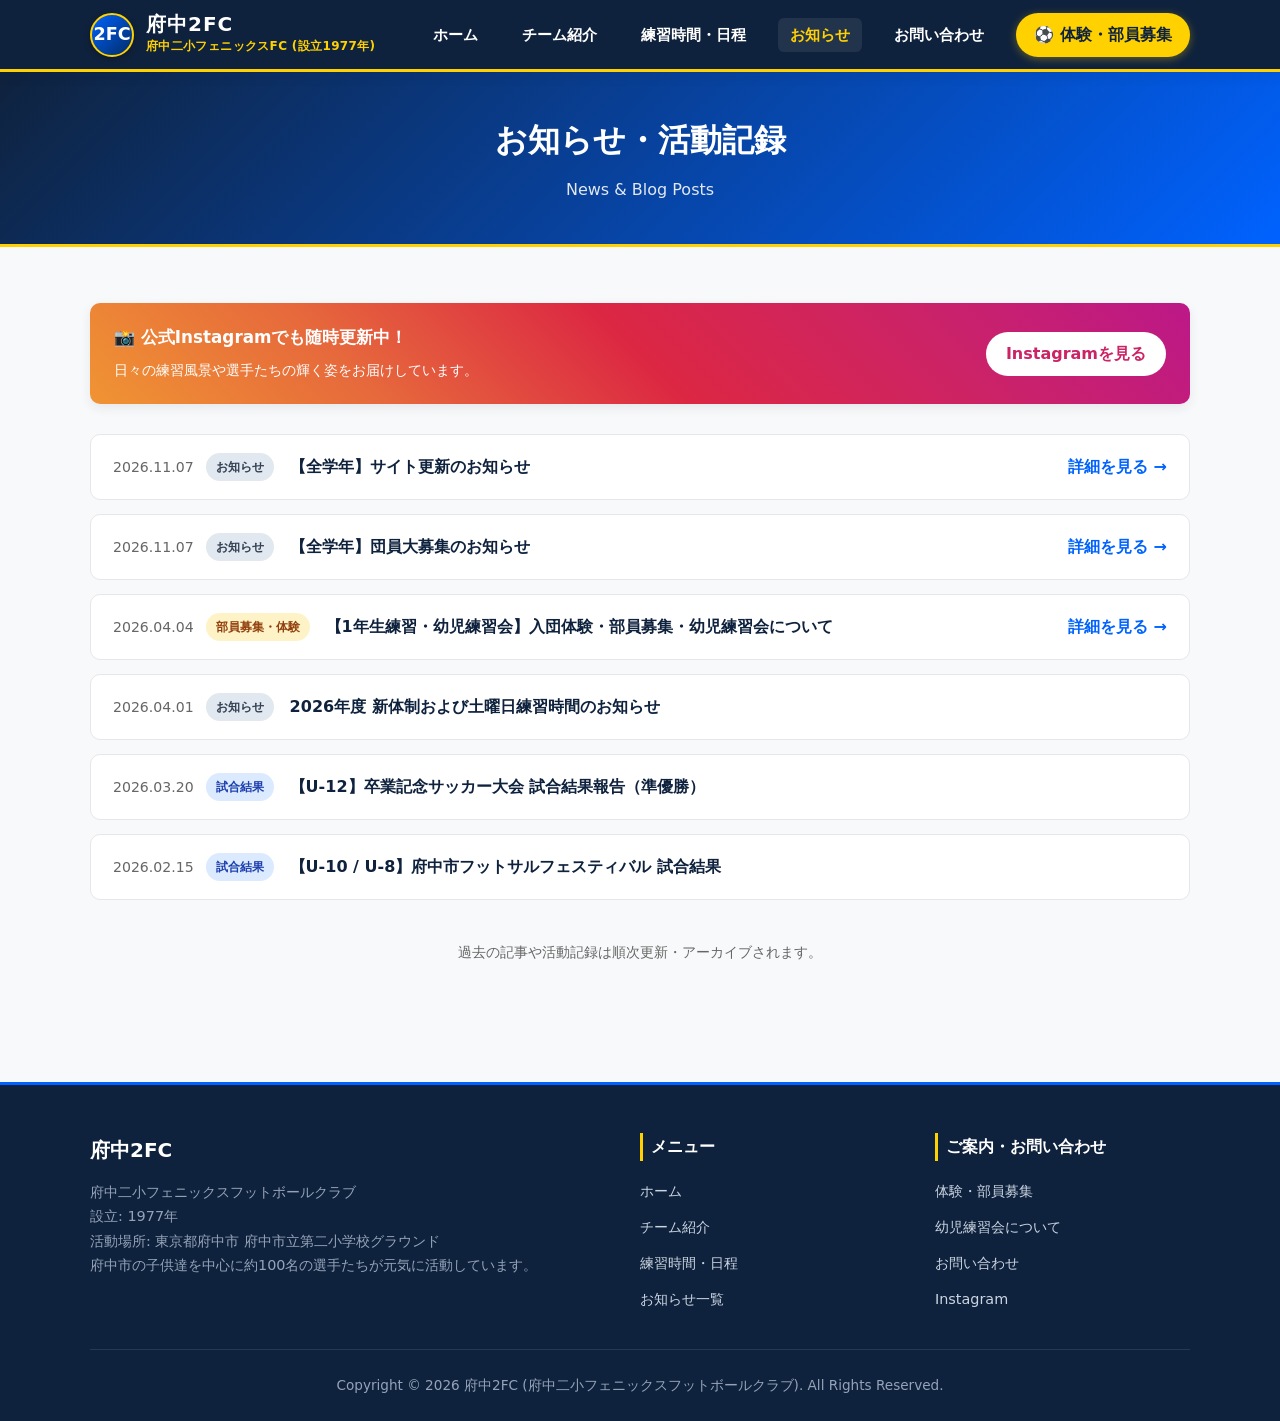
<file: news.html>
<!DOCTYPE html>
<html lang="ja">
<head>
  <meta charset="UTF-8">
  <meta name="viewport" content="width=device-width, initial-scale=1.0">
  <title>お知らせ・新着記事 | 府中2FC (府中第二フェニックスFC)</title>
  <meta name="description" content="府中2FCの最新ニュース、幼児練習会日程、部員募集、試合結果速報、イベント案内などの記事一覧です。">
  <link rel="stylesheet" href="css/style.css">
</head>
<body>

  <!-- Header -->
  <header class="site-header">
    <div class="header-container">
      <a href="index.html" class="brand-logo">
        <div class="logo-badge">2FC</div>
        <div class="brand-text">
          <span class="club-name">府中2FC</span>
          <span class="club-sub">府中二小フェニックスFC (設立1977年)</span>
        </div>
      </a>
      <button class="mobile-toggle" aria-label="メニュー開閉" aria-expanded="false">☰</button>
      <nav>
        <ul class="nav-menu">
          <li><a href="index.html" class="nav-link">ホーム</a></li>
          <li><a href="about.html" class="nav-link">チーム紹介</a></li>
          <li><a href="schedule.html" class="nav-link">練習時間・日程</a></li>
          <li><a href="news.html" class="nav-link active">お知らせ</a></li>
          <li><a href="contact.html" class="nav-link">お問い合わせ</a></li>
          <li><a href="join.html" class="nav-cta">⚽ 体験・部員募集</a></li>
        </ul>
      </nav>
    </div>
  </header>

  <!-- Page Header -->
  <div class="page-header">
    <div class="container">
      <h1>お知らせ・活動記録</h1>
      <p>News & Blog Posts</p>
    </div>
  </div>

  <!-- Main Content -->
  <main class="section">
    <div class="container">

      <!-- SNS Callout -->
      <div class="sns-banner">
        <div>
          <strong style="font-size: 1.05rem; display: block; margin-bottom: 4px;">📸 公式Instagramでも随時更新中！</strong>
          <span style="font-size: 0.9rem;">日々の練習風景や選手たちの輝く姿をお届けしています。</span>
        </div>
        <a href="https://www.instagram.com/" target="_blank" rel="noopener noreferrer">Instagramを見る</a>
      </div>

      <!-- News Articles List -->
      <div class="news-list" style="margin-top: 30px;">
        <!-- POSTS:START -->
        <a href="posts/20261107-site-update-20261107.html" class="news-item">
          <div class="news-meta">
            <span class="news-date">2026.11.07</span>
            <span class="news-tag tag-info">お知らせ</span>
          </div>
          <div class="news-title">【全学年】サイト更新のお知らせ</div>
          <span class="news-arrow">詳細を見る →</span>
        </a>

        <a href="posts/20261107-recruit-2026.html" class="news-item">
          <div class="news-meta">
            <span class="news-date">2026.11.07</span>
            <span class="news-tag tag-info">お知らせ</span>
          </div>
          <div class="news-title">【全学年】団員大募集のお知らせ</div>
          <span class="news-arrow">詳細を見る →</span>
        </a>


        <!-- Post 1 (Main Reference Post) -->
        <a href="posts/join-trial.html" class="news-item">
          <div class="news-meta">
            <span class="news-date">2026.04.04</span>
            <span class="news-tag tag-recruit">部員募集・体験</span>
          </div>
          <div class="news-title">【1年生練習・幼児練習会】入団体験・部員募集・幼児練習会について</div>
          <span class="news-arrow">詳細を見る →</span>
        </a>

        <!-- Post 2 -->
        <div class="news-item" style="cursor: default;">
          <div class="news-meta">
            <span class="news-date">2026.04.01</span>
            <span class="news-tag tag-info">お知らせ</span>
          </div>
          <div class="news-title">2026年度 新体制および土曜日練習時間のお知らせ</div>
        </div>

        <!-- Post 3 -->
        <div class="news-item" style="cursor: default;">
          <div class="news-meta">
            <span class="news-date">2026.03.20</span>
            <span class="news-tag tag-match">試合結果</span>
          </div>
          <div class="news-title">【U-12】卒業記念サッカー大会 試合結果報告（準優勝）</div>
        </div>

        <!-- Post 4 -->
        <div class="news-item" style="cursor: default;">
          <div class="news-meta">
            <span class="news-date">2026.02.15</span>
            <span class="news-tag tag-match">試合結果</span>
          </div>
          <div class="news-title">【U-10 / U-8】府中市フットサルフェスティバル 試合結果</div>
        </div>

        <!-- POSTS:END -->
      </div>

      <!-- Pagination / Note -->
      <div style="text-align: center; margin-top: 40px; color: var(--text-muted); font-size: 0.9rem;">
        過去の記事や活動記録は順次更新・アーカイブされます。
      </div>

    </div>
  </main>

  <!-- Footer -->
  <footer class="site-footer">
    <div class="container">
      <div class="footer-grid">
        <div class="footer-brand">
          <h3>府中2FC</h3>
          <p>
            府中二小フェニックスフットボールクラブ<br>
            設立: 1977年<br>
            活動場所: 東京都府中市 府中市立第二小学校グラウンド<br>
            府中市の子供達を中心に約100名の選手たちが元気に活動しています。
          </p>
        </div>
        <div>
          <h4 class="footer-heading">メニュー</h4>
          <ul class="footer-links">
            <li><a href="index.html">ホーム</a></li>
            <li><a href="about.html">チーム紹介</a></li>
            <li><a href="schedule.html">練習時間・日程</a></li>
            <li><a href="news.html">お知らせ一覧</a></li>
          </ul>
        </div>
        <div>
          <h4 class="footer-heading">ご案内・お問い合わせ</h4>
          <ul class="footer-links">
            <li><a href="join.html">体験・部員募集</a></li>
            <li><a href="posts/join-trial.html">幼児練習会について</a></li>
            <li><a href="contact.html">お問い合わせ</a></li>
            <li><a href="https://www.instagram.com/" target="_blank" rel="noopener noreferrer">Instagram</a></li>
          </ul>
        </div>
      </div>
      <div class="footer-bottom">
        <p>Copyright &copy; 2026 府中2FC (府中二小フェニックスフットボールクラブ). All Rights Reserved.</p>
      </div>
    </div>
  </footer>

  <script src="js/main.js"></script>
</body>
</html>
</file>
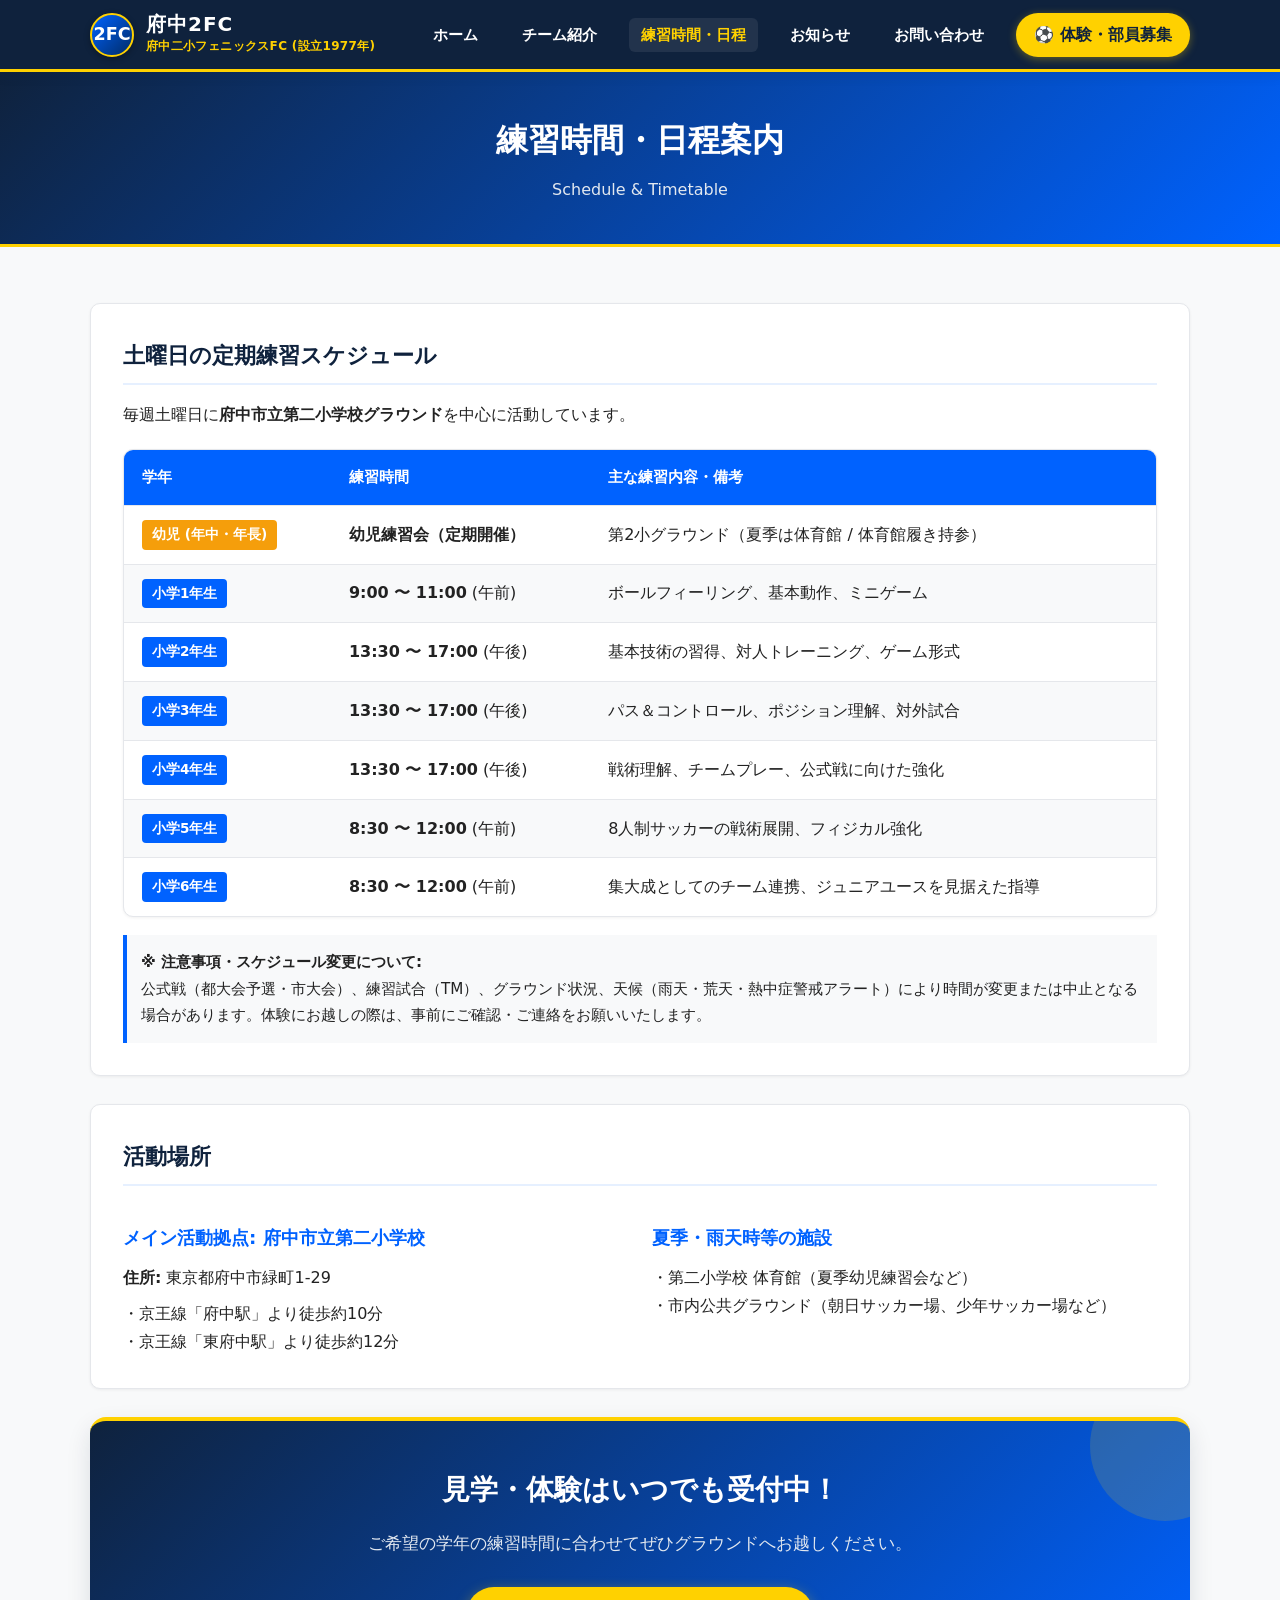
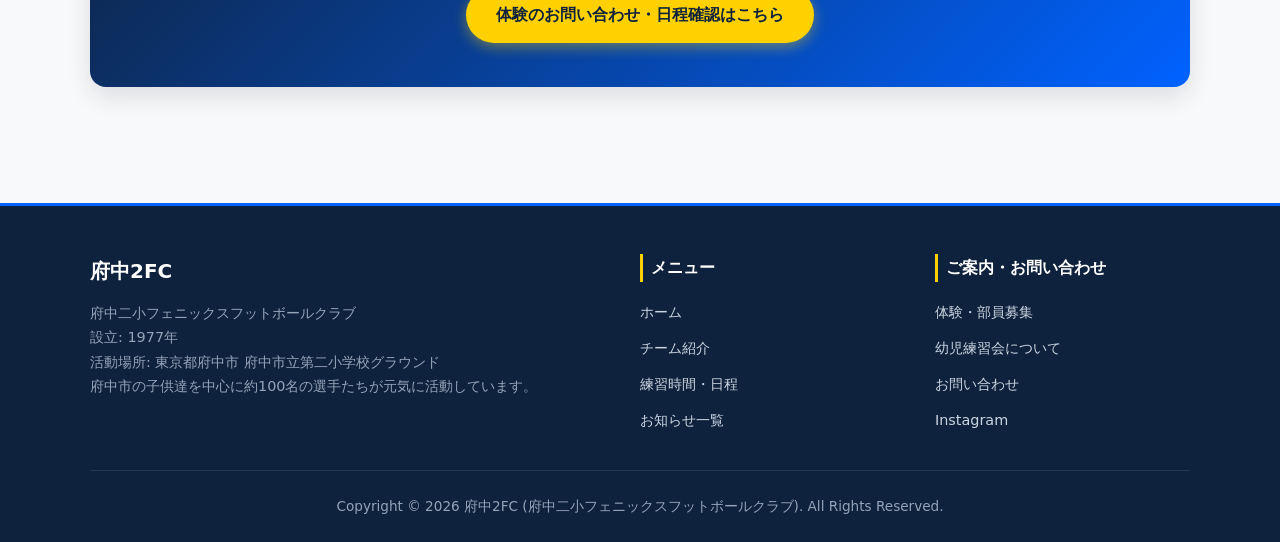
<file: schedule.html>
<!DOCTYPE html>
<html lang="ja">
<head>
  <meta charset="UTF-8">
  <meta name="viewport" content="width=device-width, initial-scale=1.0">
  <title>練習時間・日程 | 府中2FC (府中第二フェニックスFC)</title>
  <meta name="description" content="府中2FCの各学年（幼児・小学1年生〜6年生）の土曜日練習時間・活動場所および今後の予定表をご案内します。">
  <link rel="stylesheet" href="css/style.css">
</head>
<body>

  <!-- Header -->
  <header class="site-header">
    <div class="header-container">
      <a href="index.html" class="brand-logo">
        <div class="logo-badge">2FC</div>
        <div class="brand-text">
          <span class="club-name">府中2FC</span>
          <span class="club-sub">府中二小フェニックスFC (設立1977年)</span>
        </div>
      </a>
      <button class="mobile-toggle" aria-label="メニュー開閉" aria-expanded="false">☰</button>
      <nav>
        <ul class="nav-menu">
          <li><a href="index.html" class="nav-link">ホーム</a></li>
          <li><a href="about.html" class="nav-link">チーム紹介</a></li>
          <li><a href="schedule.html" class="nav-link active">練習時間・日程</a></li>
          <li><a href="news.html" class="nav-link">お知らせ</a></li>
          <li><a href="contact.html" class="nav-link">お問い合わせ</a></li>
          <li><a href="join.html" class="nav-cta">⚽ 体験・部員募集</a></li>
        </ul>
      </nav>
    </div>
  </header>

  <!-- Page Header -->
  <div class="page-header">
    <div class="container">
      <h1>練習時間・日程案内</h1>
      <p>Schedule & Timetable</p>
    </div>
  </div>

  <!-- Main Content -->
  <main class="section">
    <div class="container">

      <!-- Regular Practice Timetable -->
      <div class="content-block">
        <h2>土曜日の定期練習スケジュール</h2>
        <p style="margin-bottom: 20px;">
          毎週土曜日に<strong>府中市立第二小学校グラウンド</strong>を中心に活動しています。
        </p>

        <div class="schedule-table-wrap">
          <table class="schedule-table">
            <thead>
              <tr>
                <th scope="col">学年</th>
                <th scope="col">練習時間</th>
                <th scope="col">主な練習内容・備考</th>
              </tr>
            </thead>
            <tbody>
              <tr>
                <td><span class="badge-grade badge-kids">幼児 (年中・年長)</span></td>
                <td><strong>幼児練習会（定期開催）</strong></td>
                <td>第2小グラウンド（夏季は体育館 / 体育館履き持参）</td>
              </tr>
              <tr>
                <td><span class="badge-grade">小学1年生</span></td>
                <td><strong>9:00 〜 11:00</strong> (午前)</td>
                <td>ボールフィーリング、基本動作、ミニゲーム</td>
              </tr>
              <tr>
                <td><span class="badge-grade">小学2年生</span></td>
                <td><strong>13:30 〜 17:00</strong> (午後)</td>
                <td>基本技術の習得、対人トレーニング、ゲーム形式</td>
              </tr>
              <tr>
                <td><span class="badge-grade">小学3年生</span></td>
                <td><strong>13:30 〜 17:00</strong> (午後)</td>
                <td>パス＆コントロール、ポジション理解、対外試合</td>
              </tr>
              <tr>
                <td><span class="badge-grade">小学4年生</span></td>
                <td><strong>13:30 〜 17:00</strong> (午後)</td>
                <td>戦術理解、チームプレー、公式戦に向けた強化</td>
              </tr>
              <tr>
                <td><span class="badge-grade">小学5年生</span></td>
                <td><strong>8:30 〜 12:00</strong> (午前)</td>
                <td>8人制サッカーの戦術展開、フィジカル強化</td>
              </tr>
              <tr>
                <td><span class="badge-grade">小学6年生</span></td>
                <td><strong>8:30 〜 12:00</strong> (午前)</td>
                <td>集大成としてのチーム連携、ジュニアユースを見据えた指導</td>
              </tr>
            </tbody>
          </table>
        </div>

        <div style="margin-top: 18px; padding: 14px; background: var(--bg-light); border-left: 4px solid var(--primary); font-size: 0.95rem;">
          <strong>※ 注意事項・スケジュール変更について:</strong><br>
          公式戦（都大会予選・市大会）、練習試合（TM）、グラウンド状況、天候（雨天・荒天・熱中症警戒アラート）により時間が変更または中止となる場合があります。体験にお越しの際は、事前にご確認・ご連絡をお願いいたします。
        </div>
      </div>

      <!-- Location Info -->
      <div class="content-block">
        <h2>活動場所</h2>
        <div class="grid-2">
          <div>
            <h3>メイン活動拠点: 府中市立第二小学校</h3>
            <p><strong>住所:</strong> 東京都府中市緑町1-29</p>
            <p style="margin-top: 8px;">
              ・京王線「府中駅」より徒歩約10分<br>
              ・京王線「東府中駅」より徒歩約12分
            </p>
          </div>
          <div>
            <h3>夏季・雨天時等の施設</h3>
            <p>
              ・第二小学校 体育館（夏季幼児練習会など）<br>
              ・市内公共グラウンド（朝日サッカー場、少年サッカー場など）
            </p>
          </div>
        </div>
      </div>

      <!-- CTA -->
      <div class="cta-box">
        <h2 class="cta-title">見学・体験はいつでも受付中！</h2>
        <p class="cta-text">
          ご希望の学年の練習時間に合わせてぜひグラウンドへお越しください。
        </p>
        <a href="contact.html" class="btn btn-primary">体験のお問い合わせ・日程確認はこちら</a>
      </div>

    </div>
  </main>

  <!-- Footer -->
  <footer class="site-footer">
    <div class="container">
      <div class="footer-grid">
        <div class="footer-brand">
          <h3>府中2FC</h3>
          <p>
            府中二小フェニックスフットボールクラブ<br>
            設立: 1977年<br>
            活動場所: 東京都府中市 府中市立第二小学校グラウンド<br>
            府中市の子供達を中心に約100名の選手たちが元気に活動しています。
          </p>
        </div>
        <div>
          <h4 class="footer-heading">メニュー</h4>
          <ul class="footer-links">
            <li><a href="index.html">ホーム</a></li>
            <li><a href="about.html">チーム紹介</a></li>
            <li><a href="schedule.html">練習時間・日程</a></li>
            <li><a href="news.html">お知らせ一覧</a></li>
          </ul>
        </div>
        <div>
          <h4 class="footer-heading">ご案内・お問い合わせ</h4>
          <ul class="footer-links">
            <li><a href="join.html">体験・部員募集</a></li>
            <li><a href="posts/join-trial.html">幼児練習会について</a></li>
            <li><a href="contact.html">お問い合わせ</a></li>
            <li><a href="https://www.instagram.com/" target="_blank" rel="noopener noreferrer">Instagram</a></li>
          </ul>
        </div>
      </div>
      <div class="footer-bottom">
        <p>Copyright &copy; 2026 府中2FC (府中二小フェニックスフットボールクラブ). All Rights Reserved.</p>
      </div>
    </div>
  </footer>

  <script src="js/main.js"></script>
</body>
</html>
</file>
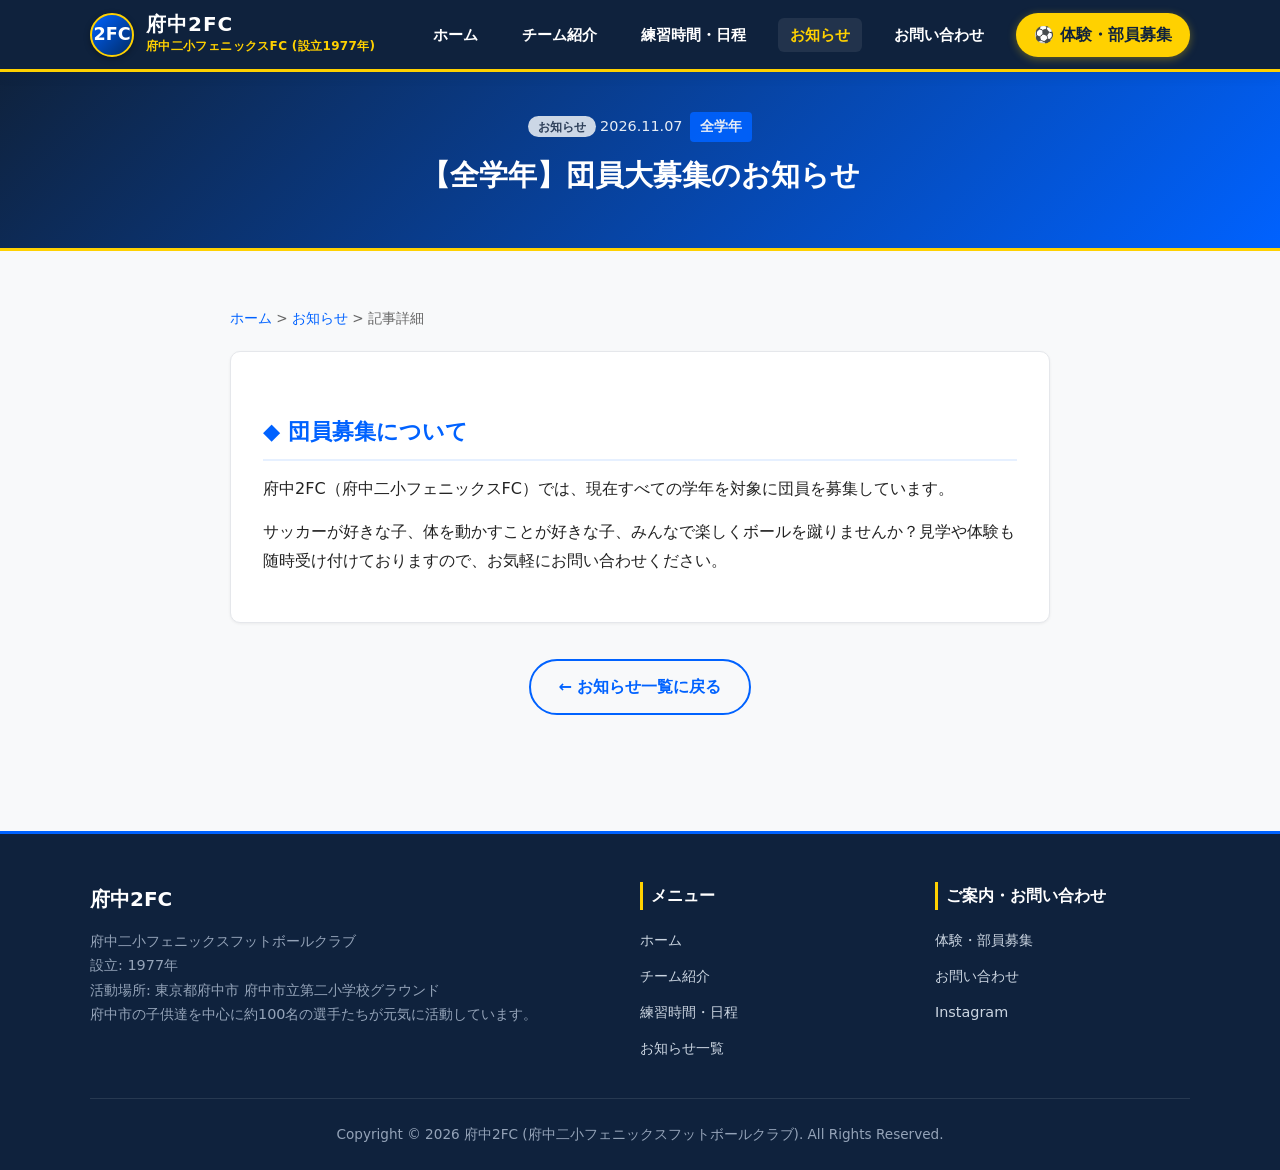
<file: posts/20261107-recruit-2026.html>
<!DOCTYPE html>
<html lang="ja">
<head>
  <meta charset="UTF-8">
  <meta name="viewport" content="width=device-width, initial-scale=1.0">
  <title>【全学年】団員大募集のお知らせ | 府中2FC (府中二小フェニックスFC)</title>
  <meta name="description" content="府中2FC（府中二小フェニックスFC）では、一緒にサッカーを楽しむ仲間を全学年で募集しています！">
  <link rel="stylesheet" href="../css/style.css">
</head>
<body>

  <!-- Header -->
  <header class="site-header">
    <div class="header-container">
      <a href="../index.html" class="brand-logo">
        <div class="logo-badge">2FC</div>
        <div class="brand-text">
          <span class="club-name">府中2FC</span>
          <span class="club-sub">府中二小フェニックスFC (設立1977年)</span>
        </div>
      </a>
      <button class="mobile-toggle" aria-label="メニュー開閉" aria-expanded="false">☰</button>
      <nav>
        <ul class="nav-menu">
          <li><a href="../index.html" class="nav-link">ホーム</a></li>
          <li><a href="../about.html" class="nav-link">チーム紹介</a></li>
          <li><a href="../schedule.html" class="nav-link">練習時間・日程</a></li>
          <li><a href="../news.html" class="nav-link active">お知らせ</a></li>
          <li><a href="../contact.html" class="nav-link">お問い合わせ</a></li>
          <li><a href="../join.html" class="nav-cta">⚽ 体験・部員募集</a></li>
        </ul>
      </nav>
    </div>
  </header>

  <!-- Page Header -->
  <div class="page-header">
    <div class="container">
      <div style="font-size: 0.9rem; margin-bottom: 8px; opacity: 0.9;">
        <span class="news-tag tag-info">お知らせ</span> 2026.11.07<span class="badge-grade" style="margin-left: 8px;">全学年</span>
      </div>
      <h1 style="font-size: 1.8rem;">【全学年】団員大募集のお知らせ</h1>
    </div>
  </div>

  <!-- Main Content -->
  <main class="section">
    <div class="container" style="max-width: 860px;">

      <nav class="breadcrumb" style="font-size: 0.85rem; margin-bottom: 20px; color: var(--text-muted);">
        <a href="../index.html">ホーム</a> &gt; <a href="../news.html">お知らせ</a> &gt; 記事詳細
      </nav>

      <article class="content-block post-content">
        <h2 style="color: var(--primary); font-size: 1.4rem; margin: 28px 0 14px;">◆ 団員募集について</h2><p style="margin-bottom: 14px; line-height: 1.8;">府中2FC（府中二小フェニックスFC）では、現在すべての学年を対象に団員を募集しています。</p><p style="margin-bottom: 14px; line-height: 1.8;">サッカーが好きな子、体を動かすことが好きな子、みんなで楽しくボールを蹴りませんか？見学や体験も随時受け付けておりますので、お気軽にお問い合わせください。</p>
      </article>

      <footer style="text-align: center; margin-top: 36px;">
        <a href="../news.html" class="btn btn-secondary" style="color: var(--primary); border-color: var(--primary);">← お知らせ一覧に戻る</a>
      </footer>

    </div>
  </main>

  <!-- Footer -->
  <footer class="site-footer">
    <div class="container">
      <div class="footer-grid">
        <div class="footer-brand">
          <h3>府中2FC</h3>
          <p>
            府中二小フェニックスフットボールクラブ<br>
            設立: 1977年<br>
            活動場所: 東京都府中市 府中市立第二小学校グラウンド<br>
            府中市の子供達を中心に約100名の選手たちが元気に活動しています。
          </p>
        </div>
        <div>
          <h4 class="footer-heading">メニュー</h4>
          <ul class="footer-links">
            <li><a href="../index.html">ホーム</a></li>
            <li><a href="../about.html">チーム紹介</a></li>
            <li><a href="../schedule.html">練習時間・日程</a></li>
            <li><a href="../news.html">お知らせ一覧</a></li>
          </ul>
        </div>
        <div>
          <h4 class="footer-heading">ご案内・お問い合わせ</h4>
          <ul class="footer-links">
            <li><a href="../join.html">体験・部員募集</a></li>
            <li><a href="../contact.html">お問い合わせ</a></li>
            <li><a href="https://www.instagram.com/" target="_blank" rel="noopener noreferrer">Instagram</a></li>
          </ul>
        </div>
      </div>
      <div class="footer-bottom">
        <p>Copyright &copy; 2026 府中2FC (府中二小フェニックスフットボールクラブ). All Rights Reserved.</p>
      </div>
    </div>
  </footer>

  <script src="../js/main.js"></script>
</body>
</html>
</file>
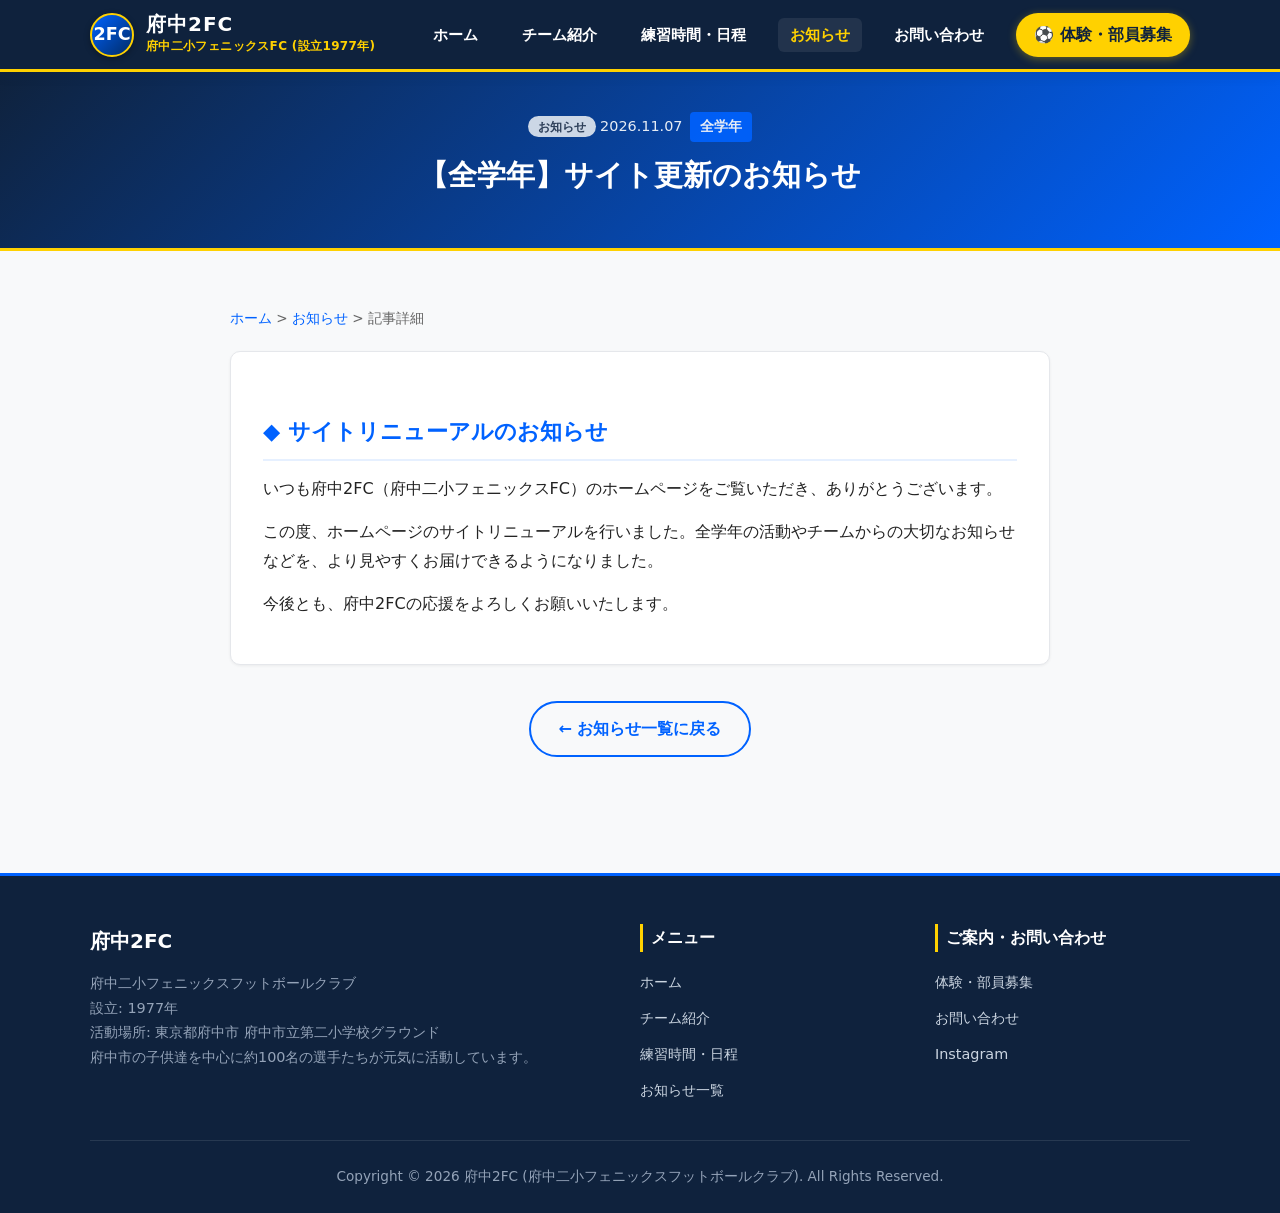
<file: posts/20261107-site-update-20261107.html>
<!DOCTYPE html>
<html lang="ja">
<head>
  <meta charset="UTF-8">
  <meta name="viewport" content="width=device-width, initial-scale=1.0">
  <title>【全学年】サイト更新のお知らせ | 府中2FC (府中二小フェニックスFC)</title>
  <meta name="description" content="府中2FCの公式ホームページをリニューアルいたしました。今後ともよろしくお願いいたします。">
  <link rel="stylesheet" href="../css/style.css">
</head>
<body>

  <!-- Header -->
  <header class="site-header">
    <div class="header-container">
      <a href="../index.html" class="brand-logo">
        <div class="logo-badge">2FC</div>
        <div class="brand-text">
          <span class="club-name">府中2FC</span>
          <span class="club-sub">府中二小フェニックスFC (設立1977年)</span>
        </div>
      </a>
      <button class="mobile-toggle" aria-label="メニュー開閉" aria-expanded="false">☰</button>
      <nav>
        <ul class="nav-menu">
          <li><a href="../index.html" class="nav-link">ホーム</a></li>
          <li><a href="../about.html" class="nav-link">チーム紹介</a></li>
          <li><a href="../schedule.html" class="nav-link">練習時間・日程</a></li>
          <li><a href="../news.html" class="nav-link active">お知らせ</a></li>
          <li><a href="../contact.html" class="nav-link">お問い合わせ</a></li>
          <li><a href="../join.html" class="nav-cta">⚽ 体験・部員募集</a></li>
        </ul>
      </nav>
    </div>
  </header>

  <!-- Page Header -->
  <div class="page-header">
    <div class="container">
      <div style="font-size: 0.9rem; margin-bottom: 8px; opacity: 0.9;">
        <span class="news-tag tag-info">お知らせ</span> 2026.11.07<span class="badge-grade" style="margin-left: 8px;">全学年</span>
      </div>
      <h1 style="font-size: 1.8rem;">【全学年】サイト更新のお知らせ</h1>
    </div>
  </div>

  <!-- Main Content -->
  <main class="section">
    <div class="container" style="max-width: 860px;">

      <nav class="breadcrumb" style="font-size: 0.85rem; margin-bottom: 20px; color: var(--text-muted);">
        <a href="../index.html">ホーム</a> &gt; <a href="../news.html">お知らせ</a> &gt; 記事詳細
      </nav>

      <article class="content-block post-content">
        <h2 style="color: var(--primary); font-size: 1.4rem; margin: 28px 0 14px;">◆ サイトリニューアルのお知らせ</h2><p style="margin-bottom: 14px; line-height: 1.8;">いつも府中2FC（府中二小フェニックスFC）のホームページをご覧いただき、ありがとうございます。</p><p style="margin-bottom: 14px; line-height: 1.8;">この度、ホームページのサイトリニューアルを行いました。全学年の活動やチームからの大切なお知らせなどを、より見やすくお届けできるようになりました。</p><p style="margin-bottom: 14px; line-height: 1.8;">今後とも、府中2FCの応援をよろしくお願いいたします。</p>
      </article>

      <footer style="text-align: center; margin-top: 36px;">
        <a href="../news.html" class="btn btn-secondary" style="color: var(--primary); border-color: var(--primary);">← お知らせ一覧に戻る</a>
      </footer>

    </div>
  </main>

  <!-- Footer -->
  <footer class="site-footer">
    <div class="container">
      <div class="footer-grid">
        <div class="footer-brand">
          <h3>府中2FC</h3>
          <p>
            府中二小フェニックスフットボールクラブ<br>
            設立: 1977年<br>
            活動場所: 東京都府中市 府中市立第二小学校グラウンド<br>
            府中市の子供達を中心に約100名の選手たちが元気に活動しています。
          </p>
        </div>
        <div>
          <h4 class="footer-heading">メニュー</h4>
          <ul class="footer-links">
            <li><a href="../index.html">ホーム</a></li>
            <li><a href="../about.html">チーム紹介</a></li>
            <li><a href="../schedule.html">練習時間・日程</a></li>
            <li><a href="../news.html">お知らせ一覧</a></li>
          </ul>
        </div>
        <div>
          <h4 class="footer-heading">ご案内・お問い合わせ</h4>
          <ul class="footer-links">
            <li><a href="../join.html">体験・部員募集</a></li>
            <li><a href="../contact.html">お問い合わせ</a></li>
            <li><a href="https://www.instagram.com/" target="_blank" rel="noopener noreferrer">Instagram</a></li>
          </ul>
        </div>
      </div>
      <div class="footer-bottom">
        <p>Copyright &copy; 2026 府中2FC (府中二小フェニックスフットボールクラブ). All Rights Reserved.</p>
      </div>
    </div>
  </footer>

  <script src="../js/main.js"></script>
</body>
</html>
</file>
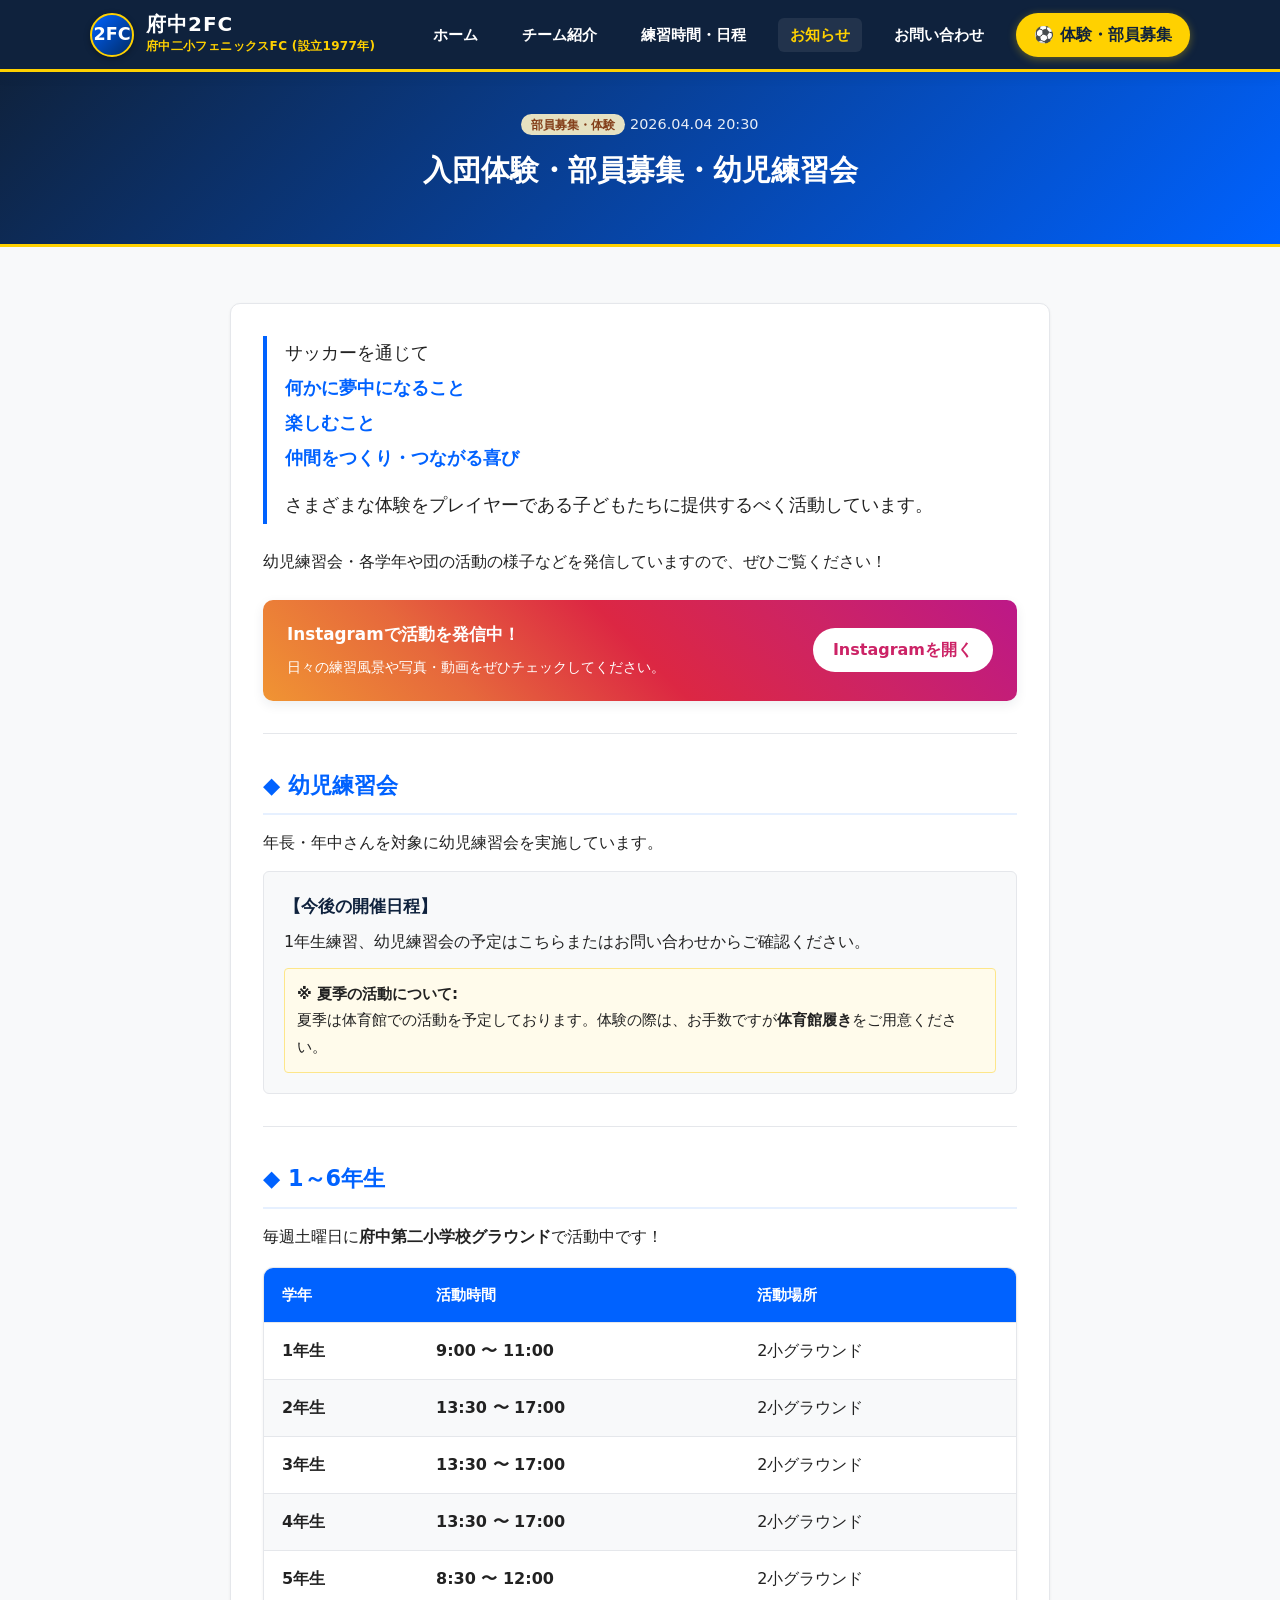
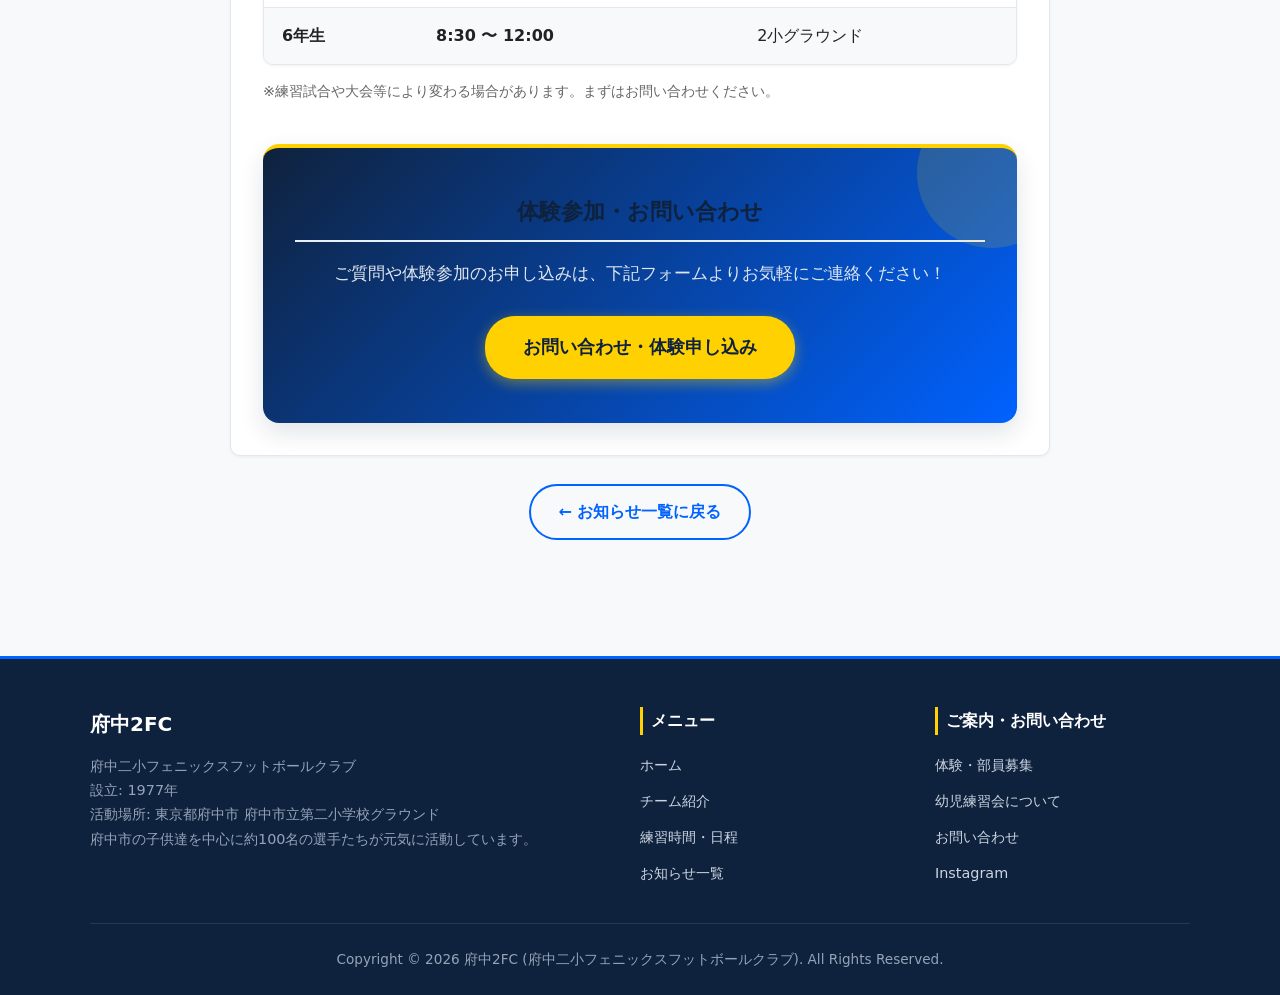
<file: posts/join-trial.html>
<!DOCTYPE html>
<html lang="ja">
<head>
  <meta charset="UTF-8">
  <meta name="viewport" content="width=device-width, initial-scale=1.0">
  <title>入団体験・部員募集・幼児練習会 | 府中2FC (府中二小フェニックスFC)</title>
  <meta name="description" content="1年生練習、幼児練習会について。サッカーを通じて何かに夢中になること・楽しむこと・仲間をつくりつながる喜びを子どもたちに！">
  <link rel="stylesheet" href="../css/style.css">
</head>
<body>

  <!-- Header -->
  <header class="site-header">
    <div class="header-container">
      <a href="../index.html" class="brand-logo">
        <div class="logo-badge">2FC</div>
        <div class="brand-text">
          <span class="club-name">府中2FC</span>
          <span class="club-sub">府中二小フェニックスFC (設立1977年)</span>
        </div>
      </a>
      <button class="mobile-toggle" aria-label="メニュー開閉" aria-expanded="false">☰</button>
      <nav>
        <ul class="nav-menu">
          <li><a href="../index.html" class="nav-link">ホーム</a></li>
          <li><a href="../about.html" class="nav-link">チーム紹介</a></li>
          <li><a href="../schedule.html" class="nav-link">練習時間・日程</a></li>
          <li><a href="../news.html" class="nav-link active">お知らせ</a></li>
          <li><a href="../contact.html" class="nav-link">お問い合わせ</a></li>
          <li><a href="../join.html" class="nav-cta">⚽ 体験・部員募集</a></li>
        </ul>
      </nav>
    </div>
  </header>

  <!-- Page Header -->
  <div class="page-header">
    <div class="container">
      <div style="font-size: 0.9rem; margin-bottom: 8px; opacity: 0.9;">
        <span class="news-tag tag-recruit">部員募集・体験</span> 2026.04.04 20:30
      </div>
      <h1 style="font-size: 1.8rem;">入団体験・部員募集・幼児練習会</h1>
    </div>
  </div>

  <!-- Main Content -->
  <main class="section">
    <div class="container" style="max-width: 860px;">
      
      <article class="content-block">
        
        <!-- Opening Message -->
        <div style="font-size: 1.1rem; line-height: 2; margin-bottom: 24px; border-left: 4px solid var(--primary); padding-left: 18px;">
          <p>サッカーを通じて</p>
          <p style="font-weight: 700; color: var(--primary);">何かに夢中になること</p>
          <p style="font-weight: 700; color: var(--primary);">楽しむこと</p>
          <p style="font-weight: 700; color: var(--primary);">仲間をつくり・つながる喜び</p>
          <p style="margin-top: 12px;">
            さまざまな体験をプレイヤーである子どもたちに提供するべく活動しています。
          </p>
        </div>

        <p style="margin-bottom: 24px;">
          幼児練習会・各学年や団の活動の様子などを発信していますので、ぜひご覧ください！
        </p>

        <!-- Instagram Link -->
        <div class="sns-banner">
          <div>
            <strong style="font-size: 1.05rem; display: block; margin-bottom: 4px;">Instagramで活動を発信中！</strong>
            <span style="font-size: 0.88rem;">日々の練習風景や写真・動画をぜひチェックしてください。</span>
          </div>
          <a href="https://www.instagram.com/" target="_blank" rel="noopener noreferrer">Instagramを開く</a>
        </div>

        <hr style="margin: 32px 0; border: 0; border-top: 1px solid var(--border-color);">

        <!-- Infant Practice -->
        <h2 style="color: var(--primary); font-size: 1.4rem; margin-bottom: 14px;">◆ 幼児練習会</h2>
        <p style="margin-bottom: 14px;">
          年長・年中さんを対象に幼児練習会を実施しています。
        </p>

        <div style="background-color: var(--bg-light); border: 1px solid var(--border-color); padding: 20px; border-radius: var(--radius-sm); margin-bottom: 20px;">
          <strong style="font-size: 1.05rem; color: var(--accent-dark);">【今後の開催日程】</strong>
          <p style="margin-top: 6px;">
            1年生練習、幼児練習会の予定はこちらまたはお問い合わせからご確認ください。
          </p>
          <div style="margin-top: 12px; background: #FFFBEB; border: 1px solid #FDE68A; padding: 12px; border-radius: 4px; font-size: 0.95rem;">
            <strong>※ 夏季の活動について:</strong><br>
            夏季は体育館での活動を予定しております。体験の際は、お手数ですが<strong>体育館履き</strong>をご用意ください。
          </div>
        </div>

        <hr style="margin: 32px 0; border: 0; border-top: 1px solid var(--border-color);">

        <!-- 1-6th Grade -->
        <h2 style="color: var(--primary); font-size: 1.4rem; margin-bottom: 14px;">◆ 1～6年生</h2>
        <p style="margin-bottom: 16px;">
          毎週土曜日に<strong>府中第二小学校グラウンド</strong>で活動中です！
        </p>

        <div class="schedule-table-wrap">
          <table class="schedule-table">
            <thead>
              <tr>
                <th scope="col">学年</th>
                <th scope="col">活動時間</th>
                <th scope="col">活動場所</th>
              </tr>
            </thead>
            <tbody>
              <tr>
                <td><strong>1年生</strong></td>
                <td><strong>9:00 〜 11:00</strong></td>
                <td>2小グラウンド</td>
              </tr>
              <tr>
                <td><strong>2年生</strong></td>
                <td><strong>13:30 〜 17:00</strong></td>
                <td>2小グラウンド</td>
              </tr>
              <tr>
                <td><strong>3年生</strong></td>
                <td><strong>13:30 〜 17:00</strong></td>
                <td>2小グラウンド</td>
              </tr>
              <tr>
                <td><strong>4年生</strong></td>
                <td><strong>13:30 〜 17:00</strong></td>
                <td>2小グラウンド</td>
              </tr>
              <tr>
                <td><strong>5年生</strong></td>
                <td><strong>8:30 〜 12:00</strong></td>
                <td>2小グラウンド</td>
              </tr>
              <tr>
                <td><strong>6年生</strong></td>
                <td><strong>8:30 〜 12:00</strong></td>
                <td>2小グラウンド</td>
              </tr>
            </tbody>
          </table>
        </div>

        <p style="font-size: 0.9rem; color: var(--text-muted); margin-top: 14px;">
          ※練習試合や大会等により変わる場合があります。まずはお問い合わせください。
        </p>

        <!-- CTA Box inside post -->
        <div class="cta-box" style="margin-top: 40px;">
          <h2 class="cta-title">体験参加・お問い合わせ</h2>
          <p class="cta-text">
            ご質問や体験参加のお申し込みは、下記フォームよりお気軽にご連絡ください！
          </p>
          <a href="../contact.html" class="btn btn-primary" style="font-size: 1.1rem; padding: 14px 36px;">お問い合わせ・体験申し込み</a>
        </div>

      </article>

      <div style="text-align: center; margin-top: 28px;">
        <a href="../news.html" class="btn btn-secondary" style="color: var(--primary); border-color: var(--primary);">← お知らせ一覧に戻る</a>
      </div>

    </div>
  </main>

  <!-- Footer -->
  <footer class="site-footer">
    <div class="container">
      <div class="footer-grid">
        <div class="footer-brand">
          <h3>府中2FC</h3>
          <p>
            府中二小フェニックスフットボールクラブ<br>
            設立: 1977年<br>
            活動場所: 東京都府中市 府中市立第二小学校グラウンド<br>
            府中市の子供達を中心に約100名の選手たちが元気に活動しています。
          </p>
        </div>
        <div>
          <h4 class="footer-heading">メニュー</h4>
          <ul class="footer-links">
            <li><a href="../index.html">ホーム</a></li>
            <li><a href="../about.html">チーム紹介</a></li>
            <li><a href="../schedule.html">練習時間・日程</a></li>
            <li><a href="../news.html">お知らせ一覧</a></li>
          </ul>
        </div>
        <div>
          <h4 class="footer-heading">ご案内・お問い合わせ</h4>
          <ul class="footer-links">
            <li><a href="../join.html">体験・部員募集</a></li>
            <li><a href="join-trial.html">幼児練習会について</a></li>
            <li><a href="../contact.html">お問い合わせ</a></li>
            <li><a href="https://www.instagram.com/" target="_blank" rel="noopener noreferrer">Instagram</a></li>
          </ul>
        </div>
      </div>
      <div class="footer-bottom">
        <p>Copyright &copy; 2026 府中2FC (府中二小フェニックスフットボールクラブ). All Rights Reserved.</p>
      </div>
    </div>
  </footer>

  <script src="../js/main.js"></script>
</body>
</html>
</file>
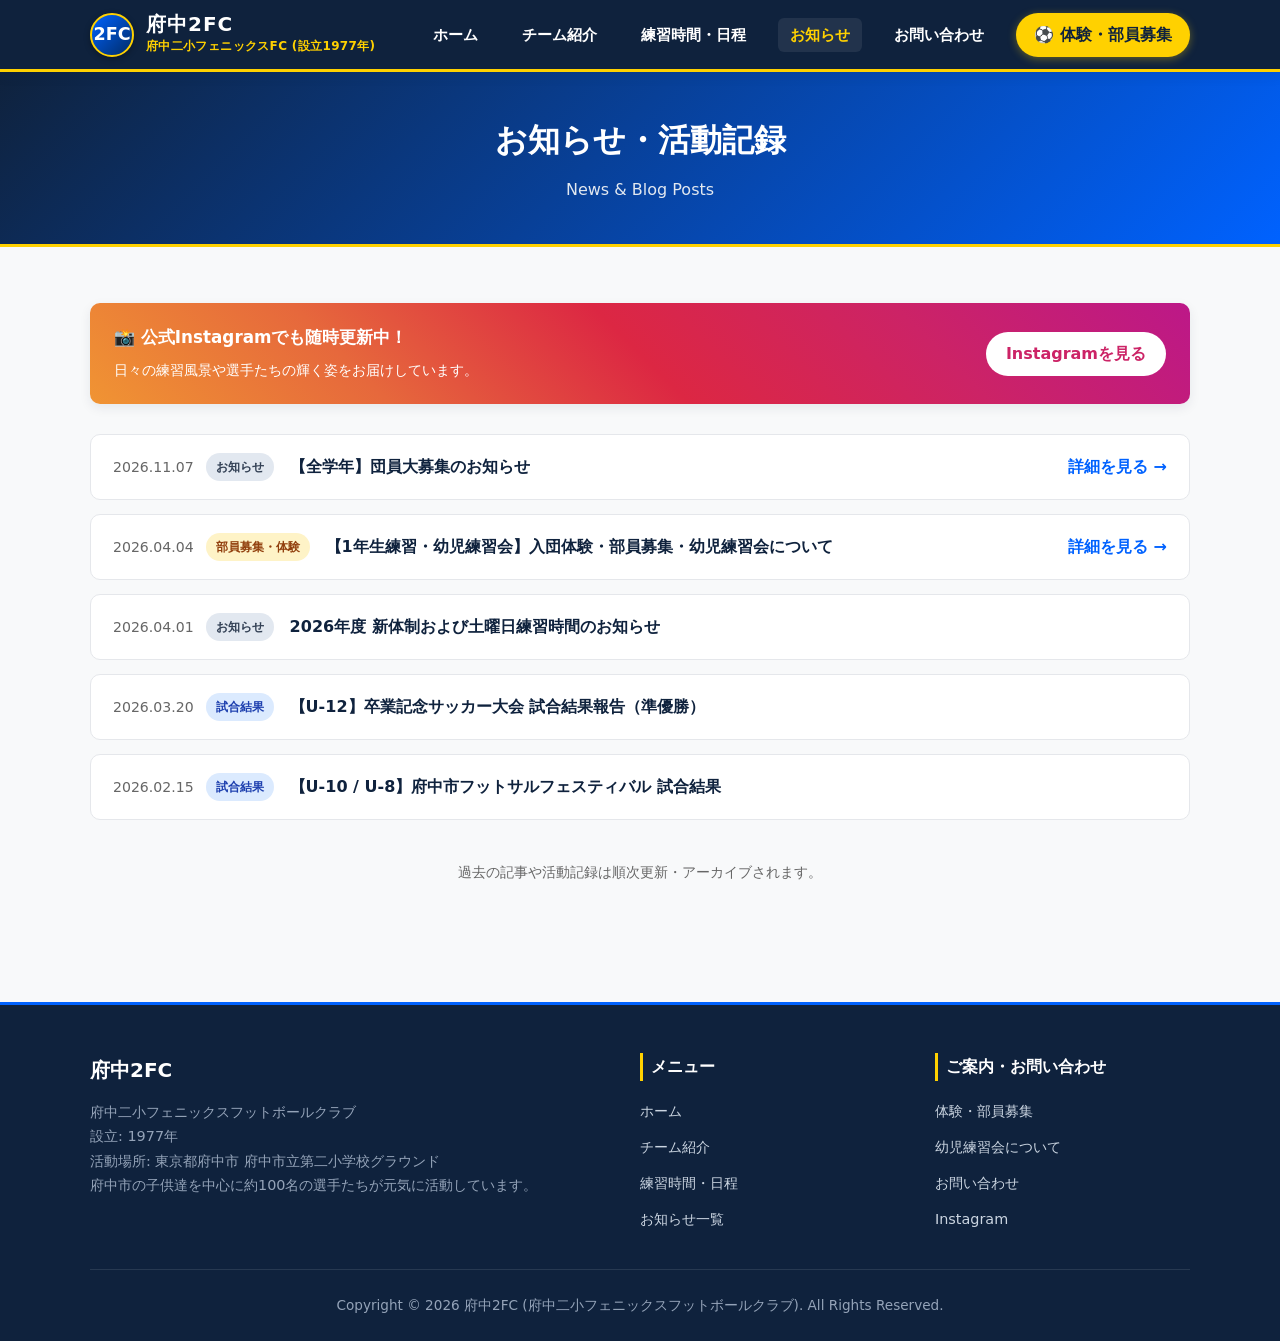
<file: preview/168d0207c357/news.html>
<!DOCTYPE html>
<html lang="ja">
<head>
  <meta charset="UTF-8">
  <meta name="viewport" content="width=device-width, initial-scale=1.0">
  <title>お知らせ・新着記事 | 府中2FC (府中第二フェニックスFC)</title>
  <meta name="description" content="府中2FCの最新ニュース、幼児練習会日程、部員募集、試合結果速報、イベント案内などの記事一覧です。">
  <link rel="stylesheet" href="css/style.css">
</head>
<body>

  <!-- Header -->
  <header class="site-header">
    <div class="header-container">
      <a href="index.html" class="brand-logo">
        <div class="logo-badge">2FC</div>
        <div class="brand-text">
          <span class="club-name">府中2FC</span>
          <span class="club-sub">府中二小フェニックスFC (設立1977年)</span>
        </div>
      </a>
      <button class="mobile-toggle" aria-label="メニュー開閉" aria-expanded="false">☰</button>
      <nav>
        <ul class="nav-menu">
          <li><a href="index.html" class="nav-link">ホーム</a></li>
          <li><a href="about.html" class="nav-link">チーム紹介</a></li>
          <li><a href="schedule.html" class="nav-link">練習時間・日程</a></li>
          <li><a href="news.html" class="nav-link active">お知らせ</a></li>
          <li><a href="contact.html" class="nav-link">お問い合わせ</a></li>
          <li><a href="join.html" class="nav-cta">⚽ 体験・部員募集</a></li>
        </ul>
      </nav>
    </div>
  </header>

  <!-- Page Header -->
  <div class="page-header">
    <div class="container">
      <h1>お知らせ・活動記録</h1>
      <p>News & Blog Posts</p>
    </div>
  </div>

  <!-- Main Content -->
  <main class="section">
    <div class="container">

      <!-- SNS Callout -->
      <div class="sns-banner">
        <div>
          <strong style="font-size: 1.05rem; display: block; margin-bottom: 4px;">📸 公式Instagramでも随時更新中！</strong>
          <span style="font-size: 0.9rem;">日々の練習風景や選手たちの輝く姿をお届けしています。</span>
        </div>
        <a href="https://www.instagram.com/" target="_blank" rel="noopener noreferrer">Instagramを見る</a>
      </div>

      <!-- News Articles List -->
      <div class="news-list" style="margin-top: 30px;">
        <!-- POSTS:START -->
        <a href="posts/20261107-recruit-2026.html" class="news-item">
          <div class="news-meta">
            <span class="news-date">2026.11.07</span>
            <span class="news-tag tag-info">お知らせ</span>
          </div>
          <div class="news-title">【全学年】団員大募集のお知らせ</div>
          <span class="news-arrow">詳細を見る →</span>
        </a>


        <!-- Post 1 (Main Reference Post) -->
        <a href="posts/join-trial.html" class="news-item">
          <div class="news-meta">
            <span class="news-date">2026.04.04</span>
            <span class="news-tag tag-recruit">部員募集・体験</span>
          </div>
          <div class="news-title">【1年生練習・幼児練習会】入団体験・部員募集・幼児練習会について</div>
          <span class="news-arrow">詳細を見る →</span>
        </a>

        <!-- Post 2 -->
        <div class="news-item" style="cursor: default;">
          <div class="news-meta">
            <span class="news-date">2026.04.01</span>
            <span class="news-tag tag-info">お知らせ</span>
          </div>
          <div class="news-title">2026年度 新体制および土曜日練習時間のお知らせ</div>
        </div>

        <!-- Post 3 -->
        <div class="news-item" style="cursor: default;">
          <div class="news-meta">
            <span class="news-date">2026.03.20</span>
            <span class="news-tag tag-match">試合結果</span>
          </div>
          <div class="news-title">【U-12】卒業記念サッカー大会 試合結果報告（準優勝）</div>
        </div>

        <!-- Post 4 -->
        <div class="news-item" style="cursor: default;">
          <div class="news-meta">
            <span class="news-date">2026.02.15</span>
            <span class="news-tag tag-match">試合結果</span>
          </div>
          <div class="news-title">【U-10 / U-8】府中市フットサルフェスティバル 試合結果</div>
        </div>

        <!-- POSTS:END -->
      </div>

      <!-- Pagination / Note -->
      <div style="text-align: center; margin-top: 40px; color: var(--text-muted); font-size: 0.9rem;">
        過去の記事や活動記録は順次更新・アーカイブされます。
      </div>

    </div>
  </main>

  <!-- Footer -->
  <footer class="site-footer">
    <div class="container">
      <div class="footer-grid">
        <div class="footer-brand">
          <h3>府中2FC</h3>
          <p>
            府中二小フェニックスフットボールクラブ<br>
            設立: 1977年<br>
            活動場所: 東京都府中市 府中市立第二小学校グラウンド<br>
            府中市の子供達を中心に約100名の選手たちが元気に活動しています。
          </p>
        </div>
        <div>
          <h4 class="footer-heading">メニュー</h4>
          <ul class="footer-links">
            <li><a href="index.html">ホーム</a></li>
            <li><a href="about.html">チーム紹介</a></li>
            <li><a href="schedule.html">練習時間・日程</a></li>
            <li><a href="news.html">お知らせ一覧</a></li>
          </ul>
        </div>
        <div>
          <h4 class="footer-heading">ご案内・お問い合わせ</h4>
          <ul class="footer-links">
            <li><a href="join.html">体験・部員募集</a></li>
            <li><a href="posts/join-trial.html">幼児練習会について</a></li>
            <li><a href="contact.html">お問い合わせ</a></li>
            <li><a href="https://www.instagram.com/" target="_blank" rel="noopener noreferrer">Instagram</a></li>
          </ul>
        </div>
      </div>
      <div class="footer-bottom">
        <p>Copyright &copy; 2026 府中2FC (府中二小フェニックスフットボールクラブ). All Rights Reserved.</p>
      </div>
    </div>
  </footer>

  <script src="js/main.js"></script>
</body>
</html>
</file>
<file: css/style.css>
/* ==========================================================================
   府中2FC (府中第二フェニックス) 公式ホームページ スタイルシート
   カラーパレット:
   - Primary: #0062FF (Phoenix Vivid Blue)
   - Secondary: #FFD100 (Phoenix Yellow)
   - Accent Dark: #0F223D (Deep Navy)
   - Base Dark: #222222 (Modern Charcoal Text)
   - Text Muted: #666666 (Slate Gray)
   - Base Light: #F8F9FA (Soft Gray BG)
   - Base White: #FFFFFF (Pure White)
   - Border: #E5E7EB
   ========================================================================== */

:root {
  --primary: #0062FF;
  --primary-hover: #004ecc;
  --primary-light: #e6f0ff;
  --secondary: #FFD100;
  --secondary-hover: #e6bd00;
  --accent-dark: #0F223D;
  --text-main: #222222;
  --text-muted: #666666;
  --bg-light: #F8F9FA;
  --bg-white: #FFFFFF;
  --border-color: #E5E7EB;
  --success: #2E7D32;
  --shadow-sm: 0 1px 3px rgba(0, 0, 0, 0.06);
  --shadow-md: 0 4px 12px rgba(15, 34, 61, 0.08);
  --shadow-lg: 0 10px 25px rgba(15, 34, 61, 0.12);
  --radius-sm: 6px;
  --radius-md: 10px;
  --radius-lg: 16px;
  --font-family: system-ui, -apple-system, BlinkMacSystemFont, "Segoe UI", Roboto, "Hiragino Sans", "Noto Sans JP", sans-serif;
}

*, *::before, *::after {
  box-sizing: border-box;
  margin: 0;
  padding: 0;
}

body {
  font-family: var(--font-family), sans-serif;
  color: var(--text-main);
  background-color: var(--bg-light);
  line-height: 1.75;
  font-size: 16px;
  -webkit-font-smoothing: antialiased;
  -moz-osx-font-smoothing: grayscale;
}

a {
  color: var(--primary);
  text-decoration: none;
  transition: all 0.2s ease;
}

a:hover {
  color: var(--primary-hover);
}

img {
  max-width: 100%;
  height: auto;
  display: block;
}

ul, ol {
  list-style-position: inside;
}

.container {
  width: 100%;
  max-width: 1140px;
  margin: 0 auto;
  padding: 0 20px;
}

/* ==========================================================================
   Header & Navigation
   ========================================================================== */
.site-header {
  background-color: var(--accent-dark);
  position: sticky;
  top: 0;
  z-index: 100;
  box-shadow: var(--shadow-md);
  border-bottom: 3px solid var(--secondary);
}

.header-container {
  display: flex;
  align-items: center;
  justify-content: space-between;
  padding: 12px 20px;
  max-width: 1140px;
  margin: 0 auto;
}

.brand-logo {
  display: flex;
  align-items: center;
  gap: 12px;
  text-decoration: none;
}

.logo-badge {
  background: linear-gradient(135deg, var(--primary), #002b66);
  border: 2px solid var(--secondary);
  color: #fff;
  font-weight: 900;
  font-size: 1.1rem;
  width: 44px;
  height: 44px;
  border-radius: 50%;
  display: flex;
  align-items: center;
  justify-content: center;
  box-shadow: 0 2px 6px rgba(0,0,0,0.3);
}

.brand-text {
  display: flex;
  flex-direction: column;
}

.club-name {
  color: #FFFFFF;
  font-weight: 800;
  font-size: 1.25rem;
  letter-spacing: 0.05em;
  line-height: 1.2;
}

.club-sub {
  color: var(--secondary);
  font-size: 0.75rem;
  font-weight: 600;
  letter-spacing: 0.03em;
}

/* Navigation Menu */
.nav-menu {
  display: flex;
  align-items: center;
  gap: 20px;
  list-style: none;
}

.nav-link {
  color: #FFFFFF;
  font-weight: 600;
  font-size: 0.95rem;
  padding: 8px 12px;
  border-radius: var(--radius-sm);
  transition: all 0.2s ease;
}

.nav-link:hover, .nav-link.active {
  color: var(--secondary);
  background-color: rgba(255, 255, 255, 0.08);
}

.nav-cta {
  background-color: var(--secondary);
  color: var(--accent-dark) !important;
  font-weight: 700;
  padding: 8px 18px;
  border-radius: 30px;
  display: inline-flex;
  align-items: center;
  gap: 6px;
  box-shadow: 0 2px 8px rgba(255, 209, 0, 0.35);
  transition: transform 0.2s, background-color 0.2s;
}

.nav-cta:hover {
  background-color: var(--secondary-hover);
  transform: translateY(-2px);
}

/* Mobile Menu Toggle */
.mobile-toggle {
  display: none;
  background: none;
  border: none;
  color: #fff;
  font-size: 1.6rem;
  cursor: pointer;
  padding: 6px;
}

/* ==========================================================================
   Hero Section
   ========================================================================== */
.hero-section {
  background: linear-gradient(135deg, var(--accent-dark) 0%, var(--primary) 100%);
  color: #FFFFFF;
  padding: 60px 0 70px;
  position: relative;
  overflow: hidden;
}

.hero-section::before {
  content: "";
  position: absolute;
  top: 0; left: 0; right: 0; bottom: 0;
  background: radial-gradient(circle at 80% 20%, rgba(255, 209, 0, 0.15) 0%, transparent 60%);
  pointer-events: none;
}

.hero-content {
  position: relative;
  z-index: 2;
  max-width: 780px;
}

.hero-badge {
  display: inline-block;
  background-color: var(--secondary);
  color: var(--accent-dark);
  font-weight: 800;
  font-size: 0.85rem;
  padding: 4px 14px;
  border-radius: 20px;
  margin-bottom: 16px;
  text-transform: uppercase;
  letter-spacing: 0.05em;
}

.hero-title {
  font-size: 2.3rem;
  font-weight: 900;
  line-height: 1.3;
  margin-bottom: 18px;
  color: #FFFFFF;
}

.hero-title span {
  color: var(--secondary);
}

.hero-desc {
  font-size: 1.1rem;
  line-height: 1.8;
  margin-bottom: 28px;
  color: #E2E8F0;
}

.hero-actions {
  display: flex;
  flex-wrap: wrap;
  gap: 14px;
}

.btn {
  display: inline-flex;
  align-items: center;
  justify-content: center;
  font-weight: 700;
  font-size: 1rem;
  padding: 12px 28px;
  border-radius: 30px;
  text-decoration: none;
  transition: all 0.2s ease;
  cursor: pointer;
  border: 2px solid transparent;
  min-height: 48px;
}

.btn-primary {
  background-color: var(--secondary);
  color: var(--accent-dark);
  box-shadow: 0 4px 14px rgba(255, 209, 0, 0.4);
}

.btn-primary:hover {
  background-color: var(--secondary-hover);
  color: var(--accent-dark);
  transform: translateY(-2px);
}

.btn-secondary {
  background-color: transparent;
  color: #FFFFFF;
  border-color: rgba(255, 255, 255, 0.6);
}

.btn-secondary:hover {
  background-color: rgba(255, 255, 255, 0.15);
  color: #FFFFFF;
  border-color: #FFFFFF;
}

.btn-blue {
  background-color: var(--primary);
  color: #FFFFFF;
}

.btn-blue:hover {
  background-color: var(--primary-hover);
  color: #FFFFFF;
}

/* ==========================================================================
   Quick Info Bar
   ========================================================================== */
.quick-bar {
  background-color: #FFFFFF;
  border-bottom: 1px solid var(--border-color);
  padding: 16px 0;
  box-shadow: var(--shadow-sm);
}

.quick-bar-inner {
  display: flex;
  flex-wrap: wrap;
  align-items: center;
  justify-content: space-around;
  gap: 16px;
  text-align: center;
}

.quick-item {
  display: flex;
  align-items: center;
  gap: 10px;
  font-size: 0.95rem;
  font-weight: 600;
}

.quick-item-icon {
  width: 36px;
  height: 36px;
  background-color: var(--primary-light);
  color: var(--primary);
  border-radius: 50%;
  display: flex;
  align-items: center;
  justify-content: center;
  font-size: 1.1rem;
}

/* ==========================================================================
   Section Styles
   ========================================================================== */
.section {
  padding: 56px 0;
}

.section-alt {
  background-color: #FFFFFF;
}

.section-header {
  text-align: center;
  margin-bottom: 40px;
}

.section-sub {
  color: var(--primary);
  font-weight: 700;
  font-size: 0.9rem;
  letter-spacing: 0.1em;
  text-transform: uppercase;
  margin-bottom: 6px;
}

.section-title {
  font-size: 1.85rem;
  font-weight: 800;
  color: var(--accent-dark);
  position: relative;
  display: inline-block;
  padding-bottom: 12px;
}

.section-title::after {
  content: "";
  position: absolute;
  bottom: 0;
  left: 50%;
  transform: translateX(-50%);
  width: 60px;
  height: 4px;
  background: linear-gradient(90deg, var(--primary), var(--secondary));
  border-radius: 2px;
}

/* ==========================================================================
   Cards & Grids
   ========================================================================== */
.grid-2 {
  display: grid;
  grid-template-columns: repeat(auto-fit, minmax(300px, 1fr));
  gap: 24px;
}

.grid-3 {
  display: grid;
  grid-template-columns: repeat(auto-fit, minmax(280px, 1fr));
  gap: 24px;
}

.card {
  background-color: #FFFFFF;
  border-radius: var(--radius-md);
  padding: 28px;
  border: 1px solid var(--border-color);
  box-shadow: var(--shadow-sm);
  transition: transform 0.2s, box-shadow 0.2s;
}

.card:hover {
  transform: translateY(-3px);
  box-shadow: var(--shadow-md);
}

.card-icon {
  width: 52px;
  height: 52px;
  background: linear-gradient(135deg, var(--primary-light), #fff);
  color: var(--primary);
  border-radius: var(--radius-md);
  display: flex;
  align-items: center;
  justify-content: center;
  font-size: 1.6rem;
  margin-bottom: 16px;
  border: 1px solid var(--border-color);
}

.card-title {
  font-size: 1.25rem;
  font-weight: 700;
  color: var(--accent-dark);
  margin-bottom: 12px;
}

.card-text {
  color: var(--text-main);
  font-size: 0.95rem;
  line-height: 1.7;
}

/* Timetable Table */
.schedule-table-wrap {
  overflow-x: auto;
  background-color: #FFFFFF;
  border-radius: var(--radius-md);
  border: 1px solid var(--border-color);
  box-shadow: var(--shadow-sm);
}

.schedule-table {
  width: 100%;
  border-collapse: collapse;
  text-align: left;
  min-width: 560px;
}

.schedule-table th, .schedule-table td {
  padding: 14px 18px;
  border-bottom: 1px solid var(--border-color);
}

.schedule-table th {
  background-color: var(--primary);
  color: #FFFFFF;
  font-weight: 700;
  font-size: 0.95rem;
}

.schedule-table tr:last-child td {
  border-bottom: none;
}

.schedule-table tr:nth-child(even) td {
  background-color: var(--bg-light);
}

.badge-grade {
  display: inline-block;
  background-color: var(--primary);
  color: #FFFFFF;
  padding: 3px 10px;
  border-radius: 4px;
  font-size: 0.85rem;
  font-weight: 700;
}

.badge-kids {
  background-color: #f59e0b;
}

/* ==========================================================================
   News / Posts List
   ========================================================================== */
.news-list {
  display: flex;
  flex-direction: column;
  gap: 14px;
}

.news-item {
  background-color: #FFFFFF;
  border: 1px solid var(--border-color);
  border-radius: var(--radius-md);
  padding: 18px 22px;
  display: flex;
  align-items: center;
  justify-content: space-between;
  gap: 16px;
  transition: all 0.2s ease;
  text-decoration: none;
}

.news-item:hover {
  border-color: var(--primary);
  box-shadow: var(--shadow-sm);
  transform: translateX(4px);
}

.news-meta {
  display: flex;
  align-items: center;
  gap: 12px;
  flex-shrink: 0;
}

.news-date {
  color: var(--text-muted);
  font-size: 0.88rem;
  font-weight: 500;
}

.news-tag {
  font-size: 0.78rem;
  font-weight: 700;
  padding: 3px 10px;
  border-radius: 20px;
}

.tag-recruit {
  background-color: #FEF3C7;
  color: #92400E;
}

.tag-match {
  background-color: #DBEAFE;
  color: #1E40AF;
}

.tag-info {
  background-color: #E2E8F0;
  color: #334155;
}

.news-title {
  font-size: 1rem;
  font-weight: 700;
  color: var(--accent-dark);
  flex-grow: 1;
}

.news-arrow {
  color: var(--primary);
  font-weight: bold;
}

/* ==========================================================================
   Call to Action (CTA) Box
   ========================================================================== */
.cta-box {
  background: linear-gradient(135deg, var(--accent-dark), var(--primary));
  color: #FFFFFF;
  border-radius: var(--radius-lg);
  padding: 44px 32px;
  text-align: center;
  position: relative;
  overflow: hidden;
  box-shadow: var(--shadow-lg);
  border-top: 4px solid var(--secondary);
}

.cta-box::before {
  content: "";
  position: absolute;
  top: -50px; right: -50px;
  width: 150px; height: 150px;
  background-color: rgba(255, 209, 0, 0.15);
  border-radius: 50%;
}

.cta-title {
  font-size: 1.75rem;
  font-weight: 800;
  margin-bottom: 14px;
  color: #FFFFFF;
}

.cta-text {
  font-size: 1.05rem;
  color: #E2E8F0;
  max-width: 680px;
  margin: 0 auto 28px;
  line-height: 1.8;
}

/* ==========================================================================
   Footer
   ========================================================================== */
.site-footer {
  background-color: var(--accent-dark);
  color: #94A3B8;
  padding: 48px 0 24px;
  border-top: 3px solid var(--primary);
  margin-top: 60px;
}

.footer-grid {
  display: grid;
  grid-template-columns: 2fr 1fr 1fr;
  gap: 40px;
  margin-bottom: 36px;
}

.footer-brand h3 {
  color: #FFFFFF;
  font-size: 1.25rem;
  font-weight: 800;
  margin-bottom: 12px;
}

.footer-brand p {
  font-size: 0.9rem;
  line-height: 1.7;
}

.footer-heading {
  color: #FFFFFF;
  font-size: 1rem;
  font-weight: 700;
  margin-bottom: 16px;
  border-left: 3px solid var(--secondary);
  padding-left: 8px;
}

.footer-links {
  list-style: none;
  display: flex;
  flex-direction: column;
  gap: 8px;
}

.footer-links a {
  color: #CBD5E1;
  font-size: 0.9rem;
  transition: color 0.2s;
}

.footer-links a:hover {
  color: var(--secondary);
}

.footer-bottom {
  text-align: center;
  padding-top: 24px;
  border-top: 1px solid rgba(255, 255, 255, 0.1);
  font-size: 0.85rem;
}

/* ==========================================================================
   Page Specific Details & Content Sections
   ========================================================================== */
.page-header {
  background: linear-gradient(135deg, var(--accent-dark), var(--primary));
  color: #FFFFFF;
  padding: 40px 0;
  text-align: center;
  border-bottom: 3px solid var(--secondary);
}

.page-header h1 {
  font-size: 2rem;
  font-weight: 800;
  margin-bottom: 8px;
}

.page-header p {
  color: #E2E8F0;
  font-size: 1rem;
}

.content-block {
  background-color: #FFFFFF;
  border-radius: var(--radius-md);
  padding: 32px;
  margin-bottom: 28px;
  border: 1px solid var(--border-color);
  box-shadow: var(--shadow-sm);
}

.content-block h2 {
  font-size: 1.4rem;
  font-weight: 800;
  color: var(--accent-dark);
  margin-bottom: 16px;
  padding-bottom: 8px;
  border-bottom: 2px solid var(--primary-light);
}

.content-block h3 {
  font-size: 1.15rem;
  font-weight: 700;
  color: var(--primary);
  margin: 20px 0 10px;
}

/* Instagram Highlight Banner */
.sns-banner {
  background: linear-gradient(45deg, #f09433 0%, #e6683c 25%, #dc2743 50%, #cc2366 75%, #bc1888 100%);
  color: #FFFFFF;
  padding: 20px 24px;
  border-radius: var(--radius-md);
  display: flex;
  align-items: center;
  justify-content: space-between;
  gap: 16px;
  margin-bottom: 30px;
  box-shadow: var(--shadow-md);
}

.sns-banner a {
  background-color: #FFFFFF;
  color: #cc2366;
  font-weight: 800;
  padding: 8px 20px;
  border-radius: 30px;
}

.sns-banner a:hover {
  background-color: #F8FAFC;
  transform: translateY(-2px);
}

/* ==========================================================================
   Responsive Breakpoints
   ========================================================================== */
@media (max-width: 868px) {
  .nav-menu {
    display: none;
    flex-direction: column;
    position: absolute;
    top: 100%;
    left: 0;
    right: 0;
    background-color: var(--accent-dark);
    padding: 20px;
    gap: 12px;
    border-top: 1px solid rgba(255, 255, 255, 0.1);
    box-shadow: var(--shadow-lg);
  }

  .nav-menu.is-active {
    display: flex;
  }

  .mobile-toggle {
    display: block;
  }

  .hero-title {
    font-size: 1.8rem;
  }

  .footer-grid {
    grid-template-columns: 1fr;
    gap: 24px;
  }

  .news-item {
    flex-direction: column;
    align-items: flex-start;
  }
}
</file>
<file: preview/168d0207c357/css/style.css>
/* ==========================================================================
   府中2FC (府中第二フェニックス) 公式ホームページ スタイルシート
   カラーパレット:
   - Primary: #0062FF (Phoenix Vivid Blue)
   - Secondary: #FFD100 (Phoenix Yellow)
   - Accent Dark: #0F223D (Deep Navy)
   - Base Dark: #222222 (Modern Charcoal Text)
   - Text Muted: #666666 (Slate Gray)
   - Base Light: #F8F9FA (Soft Gray BG)
   - Base White: #FFFFFF (Pure White)
   - Border: #E5E7EB
   ========================================================================== */

:root {
  --primary: #0062FF;
  --primary-hover: #004ecc;
  --primary-light: #e6f0ff;
  --secondary: #FFD100;
  --secondary-hover: #e6bd00;
  --accent-dark: #0F223D;
  --text-main: #222222;
  --text-muted: #666666;
  --bg-light: #F8F9FA;
  --bg-white: #FFFFFF;
  --border-color: #E5E7EB;
  --success: #2E7D32;
  --shadow-sm: 0 1px 3px rgba(0, 0, 0, 0.06);
  --shadow-md: 0 4px 12px rgba(15, 34, 61, 0.08);
  --shadow-lg: 0 10px 25px rgba(15, 34, 61, 0.12);
  --radius-sm: 6px;
  --radius-md: 10px;
  --radius-lg: 16px;
  --font-family: system-ui, -apple-system, BlinkMacSystemFont, "Segoe UI", Roboto, "Hiragino Sans", "Noto Sans JP", sans-serif;
}

*, *::before, *::after {
  box-sizing: border-box;
  margin: 0;
  padding: 0;
}

body {
  font-family: var(--font-family), sans-serif;
  color: var(--text-main);
  background-color: var(--bg-light);
  line-height: 1.75;
  font-size: 16px;
  -webkit-font-smoothing: antialiased;
  -moz-osx-font-smoothing: grayscale;
}

a {
  color: var(--primary);
  text-decoration: none;
  transition: all 0.2s ease;
}

a:hover {
  color: var(--primary-hover);
}

img {
  max-width: 100%;
  height: auto;
  display: block;
}

ul, ol {
  list-style-position: inside;
}

.container {
  width: 100%;
  max-width: 1140px;
  margin: 0 auto;
  padding: 0 20px;
}

/* ==========================================================================
   Header & Navigation
   ========================================================================== */
.site-header {
  background-color: var(--accent-dark);
  position: sticky;
  top: 0;
  z-index: 100;
  box-shadow: var(--shadow-md);
  border-bottom: 3px solid var(--secondary);
}

.header-container {
  display: flex;
  align-items: center;
  justify-content: space-between;
  padding: 12px 20px;
  max-width: 1140px;
  margin: 0 auto;
}

.brand-logo {
  display: flex;
  align-items: center;
  gap: 12px;
  text-decoration: none;
}

.logo-badge {
  background: linear-gradient(135deg, var(--primary), #002b66);
  border: 2px solid var(--secondary);
  color: #fff;
  font-weight: 900;
  font-size: 1.1rem;
  width: 44px;
  height: 44px;
  border-radius: 50%;
  display: flex;
  align-items: center;
  justify-content: center;
  box-shadow: 0 2px 6px rgba(0,0,0,0.3);
}

.brand-text {
  display: flex;
  flex-direction: column;
}

.club-name {
  color: #FFFFFF;
  font-weight: 800;
  font-size: 1.25rem;
  letter-spacing: 0.05em;
  line-height: 1.2;
}

.club-sub {
  color: var(--secondary);
  font-size: 0.75rem;
  font-weight: 600;
  letter-spacing: 0.03em;
}

/* Navigation Menu */
.nav-menu {
  display: flex;
  align-items: center;
  gap: 20px;
  list-style: none;
}

.nav-link {
  color: #FFFFFF;
  font-weight: 600;
  font-size: 0.95rem;
  padding: 8px 12px;
  border-radius: var(--radius-sm);
  transition: all 0.2s ease;
}

.nav-link:hover, .nav-link.active {
  color: var(--secondary);
  background-color: rgba(255, 255, 255, 0.08);
}

.nav-cta {
  background-color: var(--secondary);
  color: var(--accent-dark) !important;
  font-weight: 700;
  padding: 8px 18px;
  border-radius: 30px;
  display: inline-flex;
  align-items: center;
  gap: 6px;
  box-shadow: 0 2px 8px rgba(255, 209, 0, 0.35);
  transition: transform 0.2s, background-color 0.2s;
}

.nav-cta:hover {
  background-color: var(--secondary-hover);
  transform: translateY(-2px);
}

/* Mobile Menu Toggle */
.mobile-toggle {
  display: none;
  background: none;
  border: none;
  color: #fff;
  font-size: 1.6rem;
  cursor: pointer;
  padding: 6px;
}

/* ==========================================================================
   Hero Section
   ========================================================================== */
.hero-section {
  background: linear-gradient(135deg, var(--accent-dark) 0%, var(--primary) 100%);
  color: #FFFFFF;
  padding: 60px 0 70px;
  position: relative;
  overflow: hidden;
}

.hero-section::before {
  content: "";
  position: absolute;
  top: 0; left: 0; right: 0; bottom: 0;
  background: radial-gradient(circle at 80% 20%, rgba(255, 209, 0, 0.15) 0%, transparent 60%);
  pointer-events: none;
}

.hero-content {
  position: relative;
  z-index: 2;
  max-width: 780px;
}

.hero-badge {
  display: inline-block;
  background-color: var(--secondary);
  color: var(--accent-dark);
  font-weight: 800;
  font-size: 0.85rem;
  padding: 4px 14px;
  border-radius: 20px;
  margin-bottom: 16px;
  text-transform: uppercase;
  letter-spacing: 0.05em;
}

.hero-title {
  font-size: 2.3rem;
  font-weight: 900;
  line-height: 1.3;
  margin-bottom: 18px;
  color: #FFFFFF;
}

.hero-title span {
  color: var(--secondary);
}

.hero-desc {
  font-size: 1.1rem;
  line-height: 1.8;
  margin-bottom: 28px;
  color: #E2E8F0;
}

.hero-actions {
  display: flex;
  flex-wrap: wrap;
  gap: 14px;
}

.btn {
  display: inline-flex;
  align-items: center;
  justify-content: center;
  font-weight: 700;
  font-size: 1rem;
  padding: 12px 28px;
  border-radius: 30px;
  text-decoration: none;
  transition: all 0.2s ease;
  cursor: pointer;
  border: 2px solid transparent;
  min-height: 48px;
}

.btn-primary {
  background-color: var(--secondary);
  color: var(--accent-dark);
  box-shadow: 0 4px 14px rgba(255, 209, 0, 0.4);
}

.btn-primary:hover {
  background-color: var(--secondary-hover);
  color: var(--accent-dark);
  transform: translateY(-2px);
}

.btn-secondary {
  background-color: transparent;
  color: #FFFFFF;
  border-color: rgba(255, 255, 255, 0.6);
}

.btn-secondary:hover {
  background-color: rgba(255, 255, 255, 0.15);
  color: #FFFFFF;
  border-color: #FFFFFF;
}

.btn-blue {
  background-color: var(--primary);
  color: #FFFFFF;
}

.btn-blue:hover {
  background-color: var(--primary-hover);
  color: #FFFFFF;
}

/* ==========================================================================
   Quick Info Bar
   ========================================================================== */
.quick-bar {
  background-color: #FFFFFF;
  border-bottom: 1px solid var(--border-color);
  padding: 16px 0;
  box-shadow: var(--shadow-sm);
}

.quick-bar-inner {
  display: flex;
  flex-wrap: wrap;
  align-items: center;
  justify-content: space-around;
  gap: 16px;
  text-align: center;
}

.quick-item {
  display: flex;
  align-items: center;
  gap: 10px;
  font-size: 0.95rem;
  font-weight: 600;
}

.quick-item-icon {
  width: 36px;
  height: 36px;
  background-color: var(--primary-light);
  color: var(--primary);
  border-radius: 50%;
  display: flex;
  align-items: center;
  justify-content: center;
  font-size: 1.1rem;
}

/* ==========================================================================
   Section Styles
   ========================================================================== */
.section {
  padding: 56px 0;
}

.section-alt {
  background-color: #FFFFFF;
}

.section-header {
  text-align: center;
  margin-bottom: 40px;
}

.section-sub {
  color: var(--primary);
  font-weight: 700;
  font-size: 0.9rem;
  letter-spacing: 0.1em;
  text-transform: uppercase;
  margin-bottom: 6px;
}

.section-title {
  font-size: 1.85rem;
  font-weight: 800;
  color: var(--accent-dark);
  position: relative;
  display: inline-block;
  padding-bottom: 12px;
}

.section-title::after {
  content: "";
  position: absolute;
  bottom: 0;
  left: 50%;
  transform: translateX(-50%);
  width: 60px;
  height: 4px;
  background: linear-gradient(90deg, var(--primary), var(--secondary));
  border-radius: 2px;
}

/* ==========================================================================
   Cards & Grids
   ========================================================================== */
.grid-2 {
  display: grid;
  grid-template-columns: repeat(auto-fit, minmax(300px, 1fr));
  gap: 24px;
}

.grid-3 {
  display: grid;
  grid-template-columns: repeat(auto-fit, minmax(280px, 1fr));
  gap: 24px;
}

.card {
  background-color: #FFFFFF;
  border-radius: var(--radius-md);
  padding: 28px;
  border: 1px solid var(--border-color);
  box-shadow: var(--shadow-sm);
  transition: transform 0.2s, box-shadow 0.2s;
}

.card:hover {
  transform: translateY(-3px);
  box-shadow: var(--shadow-md);
}

.card-icon {
  width: 52px;
  height: 52px;
  background: linear-gradient(135deg, var(--primary-light), #fff);
  color: var(--primary);
  border-radius: var(--radius-md);
  display: flex;
  align-items: center;
  justify-content: center;
  font-size: 1.6rem;
  margin-bottom: 16px;
  border: 1px solid var(--border-color);
}

.card-title {
  font-size: 1.25rem;
  font-weight: 700;
  color: var(--accent-dark);
  margin-bottom: 12px;
}

.card-text {
  color: var(--text-main);
  font-size: 0.95rem;
  line-height: 1.7;
}

/* Timetable Table */
.schedule-table-wrap {
  overflow-x: auto;
  background-color: #FFFFFF;
  border-radius: var(--radius-md);
  border: 1px solid var(--border-color);
  box-shadow: var(--shadow-sm);
}

.schedule-table {
  width: 100%;
  border-collapse: collapse;
  text-align: left;
  min-width: 560px;
}

.schedule-table th, .schedule-table td {
  padding: 14px 18px;
  border-bottom: 1px solid var(--border-color);
}

.schedule-table th {
  background-color: var(--primary);
  color: #FFFFFF;
  font-weight: 700;
  font-size: 0.95rem;
}

.schedule-table tr:last-child td {
  border-bottom: none;
}

.schedule-table tr:nth-child(even) td {
  background-color: var(--bg-light);
}

.badge-grade {
  display: inline-block;
  background-color: var(--primary);
  color: #FFFFFF;
  padding: 3px 10px;
  border-radius: 4px;
  font-size: 0.85rem;
  font-weight: 700;
}

.badge-kids {
  background-color: #f59e0b;
}

/* ==========================================================================
   News / Posts List
   ========================================================================== */
.news-list {
  display: flex;
  flex-direction: column;
  gap: 14px;
}

.news-item {
  background-color: #FFFFFF;
  border: 1px solid var(--border-color);
  border-radius: var(--radius-md);
  padding: 18px 22px;
  display: flex;
  align-items: center;
  justify-content: space-between;
  gap: 16px;
  transition: all 0.2s ease;
  text-decoration: none;
}

.news-item:hover {
  border-color: var(--primary);
  box-shadow: var(--shadow-sm);
  transform: translateX(4px);
}

.news-meta {
  display: flex;
  align-items: center;
  gap: 12px;
  flex-shrink: 0;
}

.news-date {
  color: var(--text-muted);
  font-size: 0.88rem;
  font-weight: 500;
}

.news-tag {
  font-size: 0.78rem;
  font-weight: 700;
  padding: 3px 10px;
  border-radius: 20px;
}

.tag-recruit {
  background-color: #FEF3C7;
  color: #92400E;
}

.tag-match {
  background-color: #DBEAFE;
  color: #1E40AF;
}

.tag-info {
  background-color: #E2E8F0;
  color: #334155;
}

.news-title {
  font-size: 1rem;
  font-weight: 700;
  color: var(--accent-dark);
  flex-grow: 1;
}

.news-arrow {
  color: var(--primary);
  font-weight: bold;
}

/* ==========================================================================
   Call to Action (CTA) Box
   ========================================================================== */
.cta-box {
  background: linear-gradient(135deg, var(--accent-dark), var(--primary));
  color: #FFFFFF;
  border-radius: var(--radius-lg);
  padding: 44px 32px;
  text-align: center;
  position: relative;
  overflow: hidden;
  box-shadow: var(--shadow-lg);
  border-top: 4px solid var(--secondary);
}

.cta-box::before {
  content: "";
  position: absolute;
  top: -50px; right: -50px;
  width: 150px; height: 150px;
  background-color: rgba(255, 209, 0, 0.15);
  border-radius: 50%;
}

.cta-title {
  font-size: 1.75rem;
  font-weight: 800;
  margin-bottom: 14px;
  color: #FFFFFF;
}

.cta-text {
  font-size: 1.05rem;
  color: #E2E8F0;
  max-width: 680px;
  margin: 0 auto 28px;
  line-height: 1.8;
}

/* ==========================================================================
   Footer
   ========================================================================== */
.site-footer {
  background-color: var(--accent-dark);
  color: #94A3B8;
  padding: 48px 0 24px;
  border-top: 3px solid var(--primary);
  margin-top: 60px;
}

.footer-grid {
  display: grid;
  grid-template-columns: 2fr 1fr 1fr;
  gap: 40px;
  margin-bottom: 36px;
}

.footer-brand h3 {
  color: #FFFFFF;
  font-size: 1.25rem;
  font-weight: 800;
  margin-bottom: 12px;
}

.footer-brand p {
  font-size: 0.9rem;
  line-height: 1.7;
}

.footer-heading {
  color: #FFFFFF;
  font-size: 1rem;
  font-weight: 700;
  margin-bottom: 16px;
  border-left: 3px solid var(--secondary);
  padding-left: 8px;
}

.footer-links {
  list-style: none;
  display: flex;
  flex-direction: column;
  gap: 8px;
}

.footer-links a {
  color: #CBD5E1;
  font-size: 0.9rem;
  transition: color 0.2s;
}

.footer-links a:hover {
  color: var(--secondary);
}

.footer-bottom {
  text-align: center;
  padding-top: 24px;
  border-top: 1px solid rgba(255, 255, 255, 0.1);
  font-size: 0.85rem;
}

/* ==========================================================================
   Page Specific Details & Content Sections
   ========================================================================== */
.page-header {
  background: linear-gradient(135deg, var(--accent-dark), var(--primary));
  color: #FFFFFF;
  padding: 40px 0;
  text-align: center;
  border-bottom: 3px solid var(--secondary);
}

.page-header h1 {
  font-size: 2rem;
  font-weight: 800;
  margin-bottom: 8px;
}

.page-header p {
  color: #E2E8F0;
  font-size: 1rem;
}

.content-block {
  background-color: #FFFFFF;
  border-radius: var(--radius-md);
  padding: 32px;
  margin-bottom: 28px;
  border: 1px solid var(--border-color);
  box-shadow: var(--shadow-sm);
}

.content-block h2 {
  font-size: 1.4rem;
  font-weight: 800;
  color: var(--accent-dark);
  margin-bottom: 16px;
  padding-bottom: 8px;
  border-bottom: 2px solid var(--primary-light);
}

.content-block h3 {
  font-size: 1.15rem;
  font-weight: 700;
  color: var(--primary);
  margin: 20px 0 10px;
}

/* Instagram Highlight Banner */
.sns-banner {
  background: linear-gradient(45deg, #f09433 0%, #e6683c 25%, #dc2743 50%, #cc2366 75%, #bc1888 100%);
  color: #FFFFFF;
  padding: 20px 24px;
  border-radius: var(--radius-md);
  display: flex;
  align-items: center;
  justify-content: space-between;
  gap: 16px;
  margin-bottom: 30px;
  box-shadow: var(--shadow-md);
}

.sns-banner a {
  background-color: #FFFFFF;
  color: #cc2366;
  font-weight: 800;
  padding: 8px 20px;
  border-radius: 30px;
}

.sns-banner a:hover {
  background-color: #F8FAFC;
  transform: translateY(-2px);
}

/* ==========================================================================
   Responsive Breakpoints
   ========================================================================== */
@media (max-width: 868px) {
  .nav-menu {
    display: none;
    flex-direction: column;
    position: absolute;
    top: 100%;
    left: 0;
    right: 0;
    background-color: var(--accent-dark);
    padding: 20px;
    gap: 12px;
    border-top: 1px solid rgba(255, 255, 255, 0.1);
    box-shadow: var(--shadow-lg);
  }

  .nav-menu.is-active {
    display: flex;
  }

  .mobile-toggle {
    display: block;
  }

  .hero-title {
    font-size: 1.8rem;
  }

  .footer-grid {
    grid-template-columns: 1fr;
    gap: 24px;
  }

  .news-item {
    flex-direction: column;
    align-items: flex-start;
  }
}
</file>
